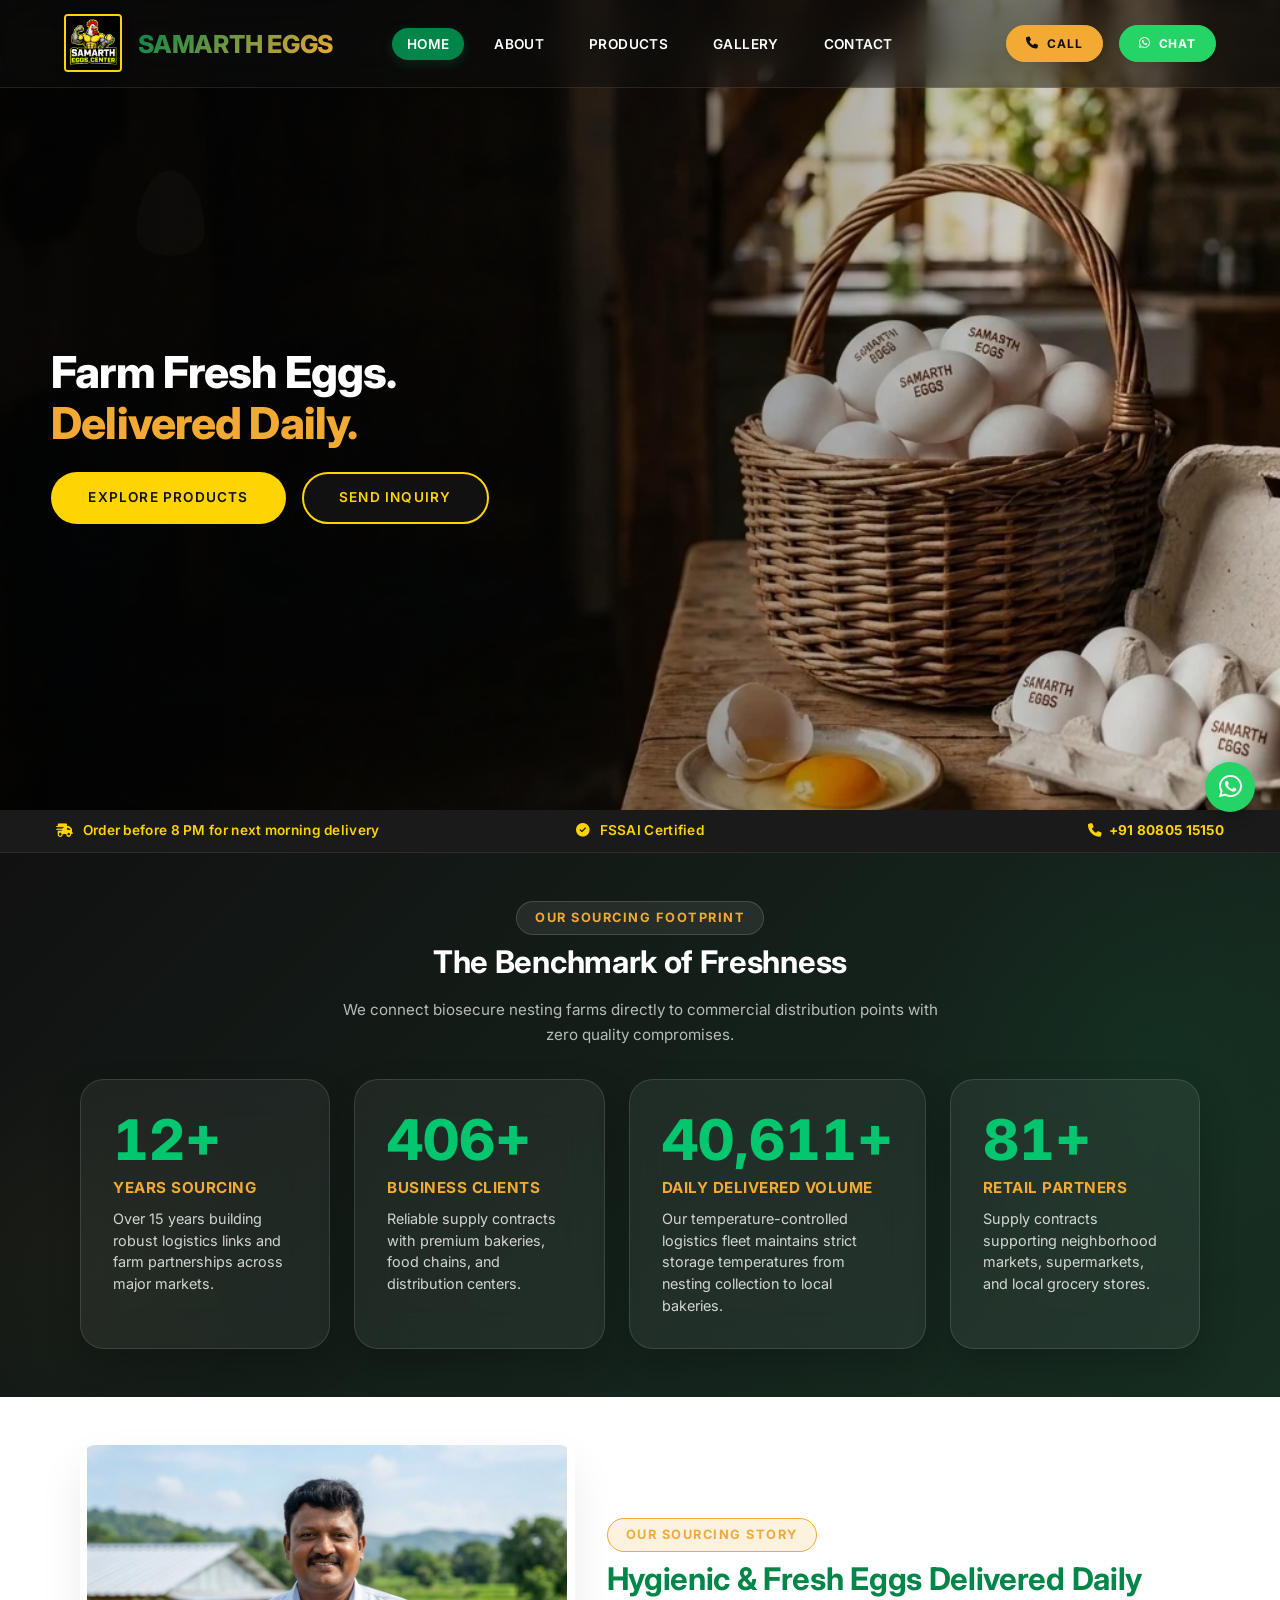
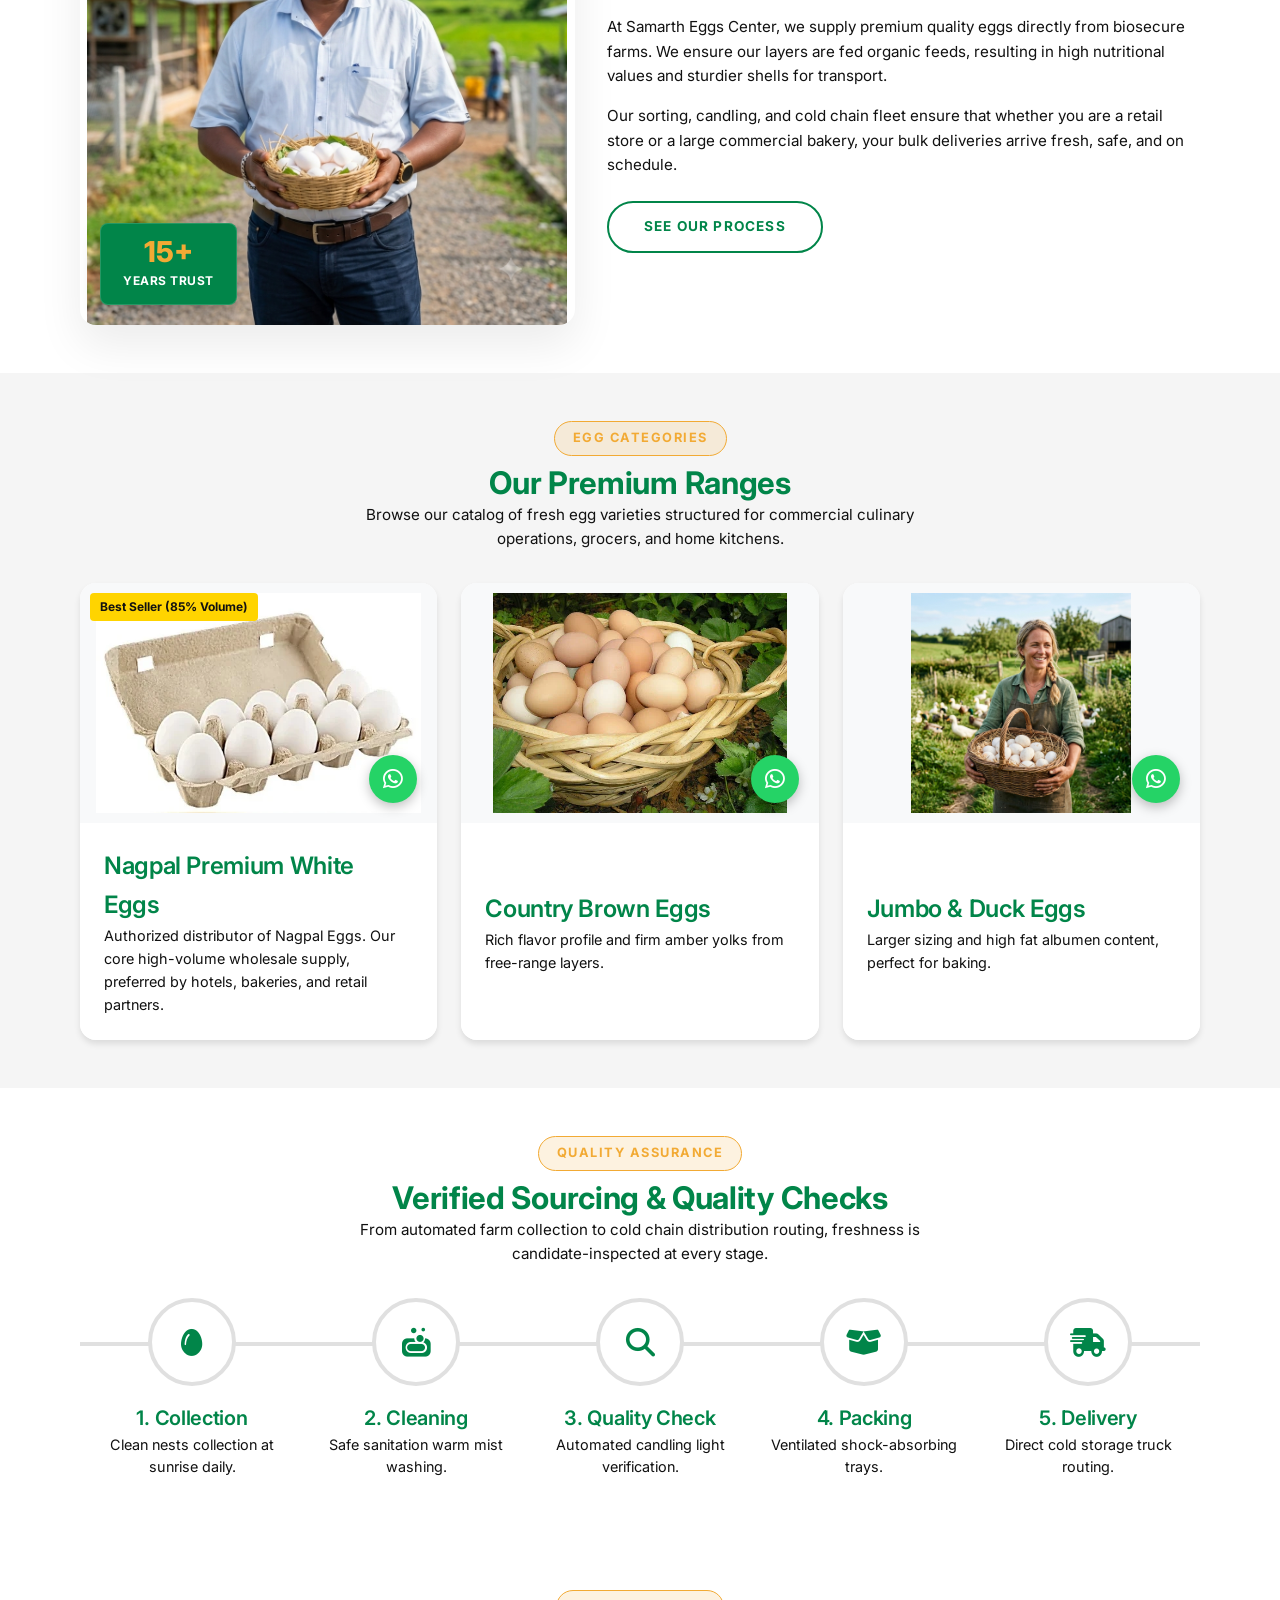
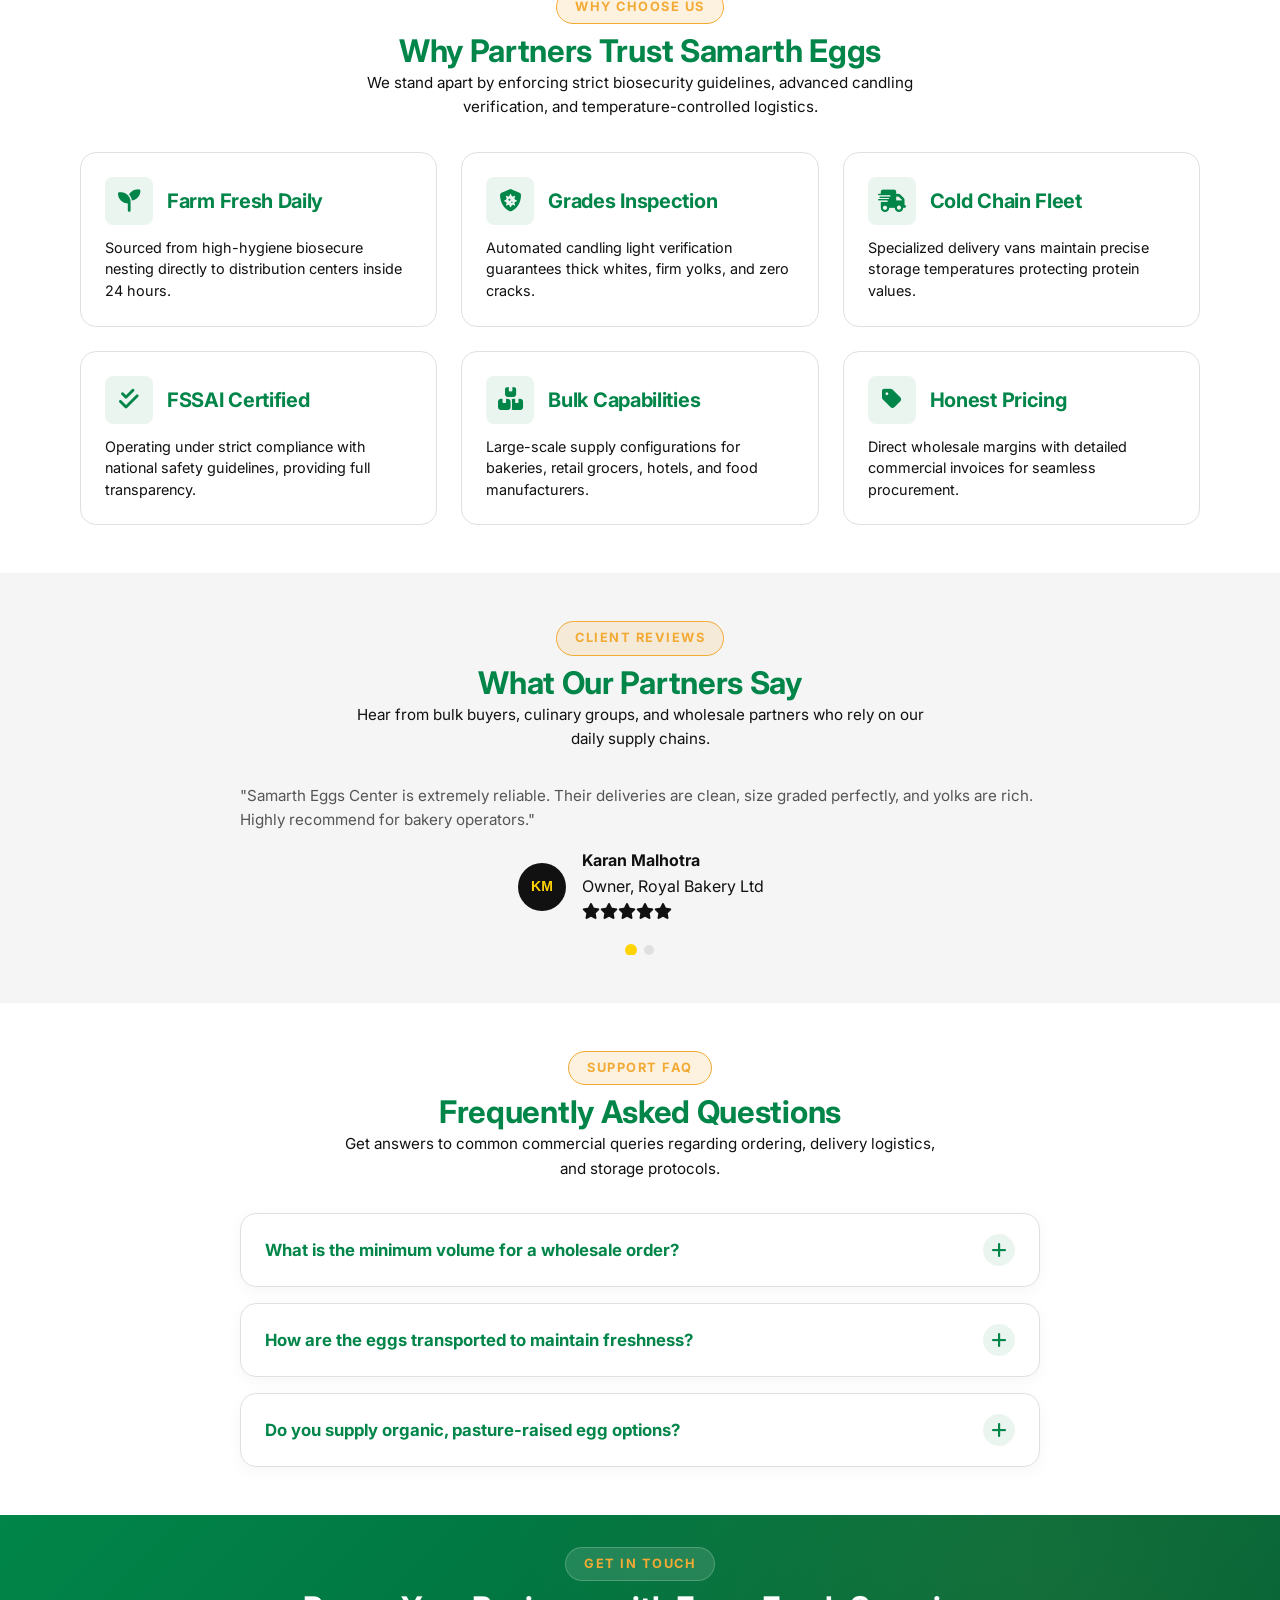
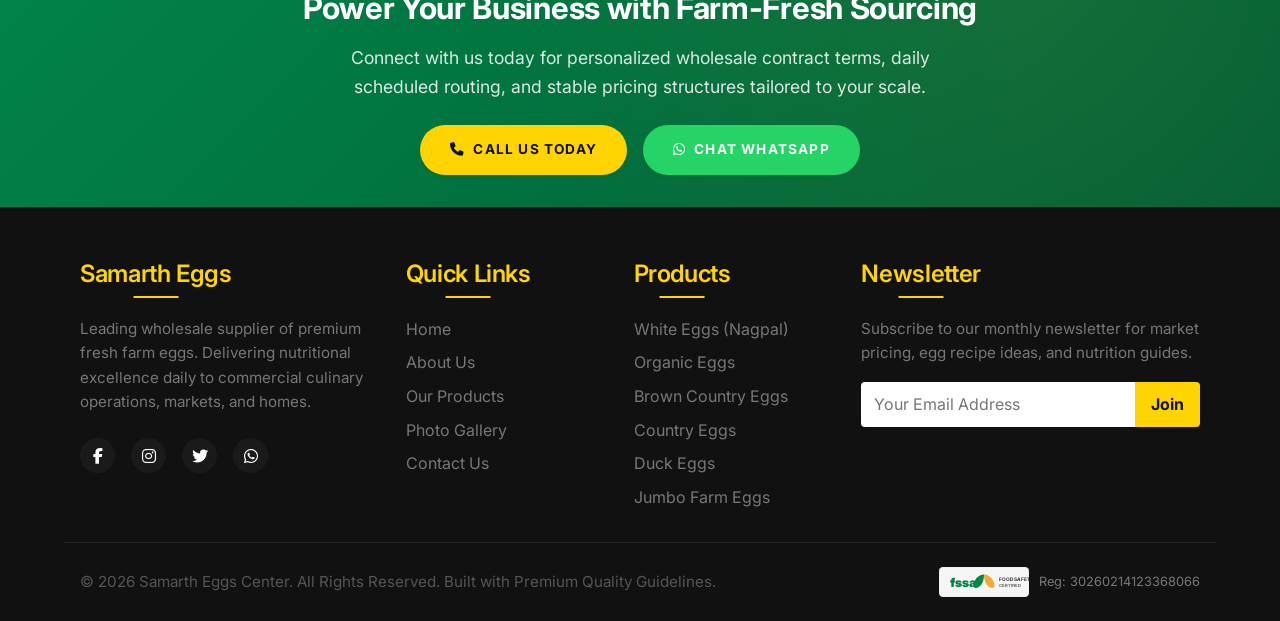
<file: index.html>
<!DOCTYPE html>
<html lang="en">

<head>
  <meta charset="UTF-8">
  <meta name="viewport" content="width=device-width, initial-scale=1.0">
  <title>Samarth Eggs Center | Fresh Eggs Wholesale &amp; Retail Supplier in Mumbai</title>
  <meta name="description" content="Samarth Eggs Center is a trusted wholesale and retail egg supplier in Mumbai. Fresh farm eggs, brown eggs, country eggs, daily delivery for hotels, bakeries, restaurants and homes.">
  <meta name="robots" content="index, follow, max-image-preview:large">
  <meta name="author" content="Anti Gravity">
  <meta name="theme-color" content="#f4b400">

  <!-- Resource Hints & Preconnects -->
  <link rel="preconnect" href="https://fonts.googleapis.com">
  <link rel="preconnect" href="https://fonts.gstatic.com" crossorigin>
  <link rel="preconnect" href="https://cdnjs.cloudflare.com" crossorigin>

  <!-- High-Priority Image Preload for LCP Hero -->
  <link rel="preload" href="assets/images/hero/hero-banner.webp" as="image" fetchpriority="high">
  <link rel="preload" href="https://fonts.googleapis.com/css2?family=Inter:wght@400;500;600;700;800&display=swap" as="style">

  <!-- Canonical & Social Metas -->
  <link rel="canonical" href="https://samartheggscenter.com/">
  <meta property="og:locale" content="en_US">
  <meta property="og:site_name" content="Samarth Eggs Center">
  <meta property="og:title" content="Samarth Eggs Center | Fresh Eggs Wholesale &amp; Retail Supplier in Mumbai">
  <meta property="og:description" content="Samarth Eggs Center is a trusted wholesale and retail egg supplier in Mumbai. Fresh farm eggs, brown eggs, country eggs, daily delivery for hotels, bakeries, restaurants and homes.">
  <meta property="og:type" content="website">
  <meta property="og:url" content="https://samartheggscenter.com/index.html">
  <meta property="og:image" content="https://samartheggscenter.com/assets/images/logo/logo.webp">
  <meta name="twitter:card" content="summary_large_image">
  <meta name="twitter:title" content="Samarth Eggs Center - Fresh Egg Supplier in Mumbai">
  <meta name="twitter:description" content="Fresh Farm Eggs Delivered Across Mumbai. Wholesale &amp; Retail Egg Supply.">
  <meta name="twitter:image" content="https://samartheggscenter.com/assets/images/logo/logo.webp">

  <!-- Favicon Set & Web App Manifest -->
  <link rel="manifest" href="manifest.json">
  <link rel="icon" type="image/webp" sizes="32x32" href="assets/images/logo/logo.webp">
  <link rel="apple-touch-icon" href="assets/images/logo/logo.webp">

  <!-- Fonts & Icons CSS -->
  <link rel="stylesheet" href="https://fonts.googleapis.com/css2?family=Inter:wght@400;500;600;700;800&display=swap">
  <link rel="stylesheet" href="https://cdnjs.cloudflare.com/ajax/libs/font-awesome/6.4.0/css/all.min.css">
  <link rel="stylesheet" href="assets/css/style.css">
  <link rel="stylesheet" href="assets/css/responsive.css">

  <!-- WebSite, Organization, LocalBusiness & FAQPage JSON-LD Schema -->
  <script type="application/ld+json">
  [
    {
      "@context": "https://schema.org",
      "@type": "WebSite",
      "name": "Samarth Eggs Center",
      "url": "https://samartheggscenter.com",
      "potentialAction": {
        "@type": "SearchAction",
        "target": "https://samartheggscenter.com/products.html?q={search_term_string}",
        "query-input": "required name=search_term_string"
      }
    },
    {
      "@context": "https://schema.org",
      "@type": "Organization",
      "name": "Samarth Eggs Center",
      "url": "https://samartheggscenter.com",
      "logo": "https://samartheggscenter.com/assets/images/logo/logo.webp",
      "telephone": "+918080515150",
      "email": "info@samartheggscenter.com",
      "address": {
        "@type": "PostalAddress",
        "streetAddress": "Ganesh Narayan Omkarmal Chawal No 99, Room No 05, Opp. Sunder Tower Building, T.J.Road, Sewri West",
        "addressLocality": "Mumbai",
        "addressRegion": "Maharashtra",
        "postalCode": "400015",
        "addressCountry": "IN"
      },
      "sameAs": [
        "https://wa.me/917738515150"
      ]
    },
    {
      "@context": "https://schema.org",
      "@type": "LocalBusiness",
      "name": "Samarth Eggs Center",
      "image": "https://samartheggscenter.com/assets/images/logo/logo.webp",
      "@id": "https://samartheggscenter.com/#organization",
      "url": "https://samartheggscenter.com",
      "telephone": "+918080515150",
      "priceRange": "$$",
      "address": {
        "@type": "PostalAddress",
        "streetAddress": "Ganesh Narayan Omkarmal Chawal No 99, Room No 05, Opp. Sunder Tower Building, T.J.Road, Sewri West",
        "addressLocality": "Mumbai",
        "addressRegion": "Maharashtra",
        "postalCode": "400015",
        "addressCountry": "IN"
      },
      "geo": {
        "@type": "GeoCoordinates",
        "latitude": 18.994289,
        "longitude": 72.850510
      },
      "openingHoursSpecification": {
        "@type": "OpeningHoursSpecification",
        "dayOfWeek": ["Monday", "Tuesday", "Wednesday", "Thursday", "Friday", "Saturday", "Sunday"],
        "opens": "06:00",
        "closes": "21:00"
      }
    },
    {
      "@context": "https://schema.org",
      "@type": "FAQPage",
      "mainEntity": [
        {
          "@type": "Question",
          "name": "What is the minimum volume for a wholesale order?",
          "acceptedAnswer": {
            "@type": "Answer",
            "text": "Our minimum wholesale order starts at 5 trays (150 eggs) for local deliveries. For commercial contracts, custom parameters can be set."
          }
        },
        {
          "@type": "Question",
          "name": "How are the eggs transported to maintain freshness?",
          "acceptedAnswer": {
            "@type": "Answer",
            "text": "We use dedicated temperature-controlled vans. This ensures minimal temperature fluctuations, keeping shell integrity and protein yolk structure intact during travel."
          }
        },
        {
          "@type": "Question",
          "name": "Do you supply organic, pasture-raised egg options?",
          "acceptedAnswer": {
            "@type": "Answer",
            "text": "Yes. We offer fully certified Organic Free-Range Eggs laid by hens fed exclusively organic feed with free outdoor access."
          }
        }
      ]
    }
  ]
  </script>
</head>

<body class="has-hero-overlay">

  <!-- Preloader -->
  <div id="preloader">
    <div class="loader"></div>
  </div>

  <!-- Scroll Progress Indicator -->
  <div id="scroll-progress"></div>
  <!-- Header & Sticky Navbar -->
  <header class="scrolled">
    <div class="container navbar">
      <a href="index.html" class="logo" style="display: flex; align-items: center; gap: var(--spacing-sm);">
        <img src="assets/images/logo/logo.webp" alt="Samarth Eggs Mascot Logo"
          style="border-radius: var(--radius-sm); border: 2px solid var(--primary);">
        <span class="logo-text">SAMARTH EGGS</span>
      </a>

      <button class="mobile-menu-toggle" aria-label="Toggle Navigation" aria-expanded="false" aria-controls="nav-links">
        <span></span>
        <span></span>
        <span></span>
        <span></span>
      </button>

      <ul class="nav-links" id="nav-links">
        <li><a href="index.html" class="active">Home</a></li>
        <li><a href="about.html">About</a></li>
        <li><a href="products.html">Products</a></li>
        <li><a href="gallery.html">Gallery</a></li>
        <li><a href="contact.html">Contact</a></li>
        <li class="mobile-only-action" style="margin-top: var(--spacing-md);"><a href="tel:+918080515150"
            class="btn btn-primary"><i class="fas fa-phone"></i> Call Us</a></li>
        <li class="mobile-only-action" style="margin-top: var(--spacing-xs);"><a href="#"
            class="btn btn-secondary whatsapp-chat-trigger"><i class="fab fa-whatsapp"></i> Chat WhatsApp</a></li>
      </ul>

      <div class="nav-actions">
        <a href="tel:+918080515150" class="btn btn-primary" style="padding: 0.5rem 1.2rem; font-size: 0.75rem;"><i
            class="fas fa-phone"></i> Call</a>
        <a href="#" class="btn btn-secondary whatsapp-chat-trigger"
          style="padding: 0.5rem 1.2rem; font-size: 0.75rem;"><i class="fab fa-whatsapp"></i> Chat</a>
      </div>
    </div>
  </header>


  <!-- Hero Section -->
  <section class="hero">
    <div class="hero-overlay"></div>
    <div class="hero-floating-eggs">
      <svg class="floating-egg floating-egg-1" viewBox="0 0 100 120" fill="none" xmlns="http://www.w3.org/2000/svg">
        <path d="M50 10C25 10 10 50 10 80C10 100 25 110 50 110C75 110 90 100 90 80C90 50 75 10 50 10Z"
          fill="url(#eggGradient)" opacity="0.6" />
        <defs>
          <radialGradient id="eggGradient" cx="40%" cy="40%" r="60%">
            <stop offset="0%" stop-color="#FFFFFF" />
            <stop offset="70%" stop-color="#FFFDF0" />
            <stop offset="100%" stop-color="#FFEBB3" />
          </radialGradient>
        </defs>
      </svg>
      <svg class="floating-egg floating-egg-2" viewBox="0 0 100 120" fill="none" xmlns="http://www.w3.org/2000/svg">
        <path d="M50 10C25 10 10 50 10 80C10 100 25 110 50 110C75 110 90 100 90 80C90 50 75 10 50 10Z"
          fill="url(#eggGradient2)" opacity="0.5" />
        <defs>
          <radialGradient id="eggGradient2" cx="45%" cy="45%" r="55%">
            <stop offset="0%" stop-color="#FFFFFF" />
            <stop offset="85%" stop-color="#FFFDF0" />
            <stop offset="100%" stop-color="#FFE18A" />
          </radialGradient>
        </defs>
      </svg>
    </div>

    <div class="container hero-content">
      <!-- Minimal Headline -->
      <h1 class="hero-headline animate-fade-up">Farm Fresh Eggs.<br><span style="color: var(--nagpal-yellow);">Delivered
          Daily.</span></h1>

      <!-- Minimal CTAs -->
      <div class="hero-btns animate-fade-up delay-100" style="margin-top: var(--spacing-md);">
        <a href="products.html" class="btn btn-primary pulse-btn">Explore Products</a>
        <a href="contact.html" class="btn btn-secondary">Send Inquiry</a>
      </div>
    </div>

    <!-- Delivery Truck Animation Wrapper -->
    <div class="truck-illustration-wrapper">
      <i class="fas fa-truck" style="font-size: 3rem; color: var(--nagpal-yellow);"></i>
    </div>
  </section>
  <!-- Top Alert Bar -->
  <div class="top-bar">
    <div class="container top-bar-content">
      <div class="top-bar-left">
        <span><i class="fas fa-shipping-fast"></i> Order before 8 PM for next morning delivery</span>
      </div>
      <div class="top-bar-center">
        <span><i class="fas fa-check-circle"></i> FSSAI Certified</span>
      </div>
      <div class="top-bar-right">
        <a href="tel:+918080515150"><i class="fas fa-phone"></i> +91 80805 15150</a>
      </div>
    </div>
  </div>

  <!-- Frosted Glass Sourcing Impact Section -->
  <section class="section glass-stats-section" style="padding: var(--spacing-xxl) 0;">
    <!-- Organic blur background gradient blob details -->
    <div
      style="position: absolute; top: -10%; right: -10%; width: 500px; height: 500px; background: radial-gradient(circle, rgba(2, 199, 111, 0.05) 0%, transparent 70%); pointer-events: none;">
    </div>
    <div
      style="position: absolute; bottom: -10%; left: -10%; width: 400px; height: 400px; background: radial-gradient(circle, rgba(242, 170, 52, 0.03) 0%, transparent 70%); pointer-events: none;">
    </div>

    <div class="container">
      <div class="text-center" style="margin-bottom: var(--spacing-xl);">
        <span class="hero-eyebrow"
          style="background: rgba(255, 255, 255, 0.08); border-color: rgba(255, 255, 255, 0.15); color: var(--nagpal-yellow); margin-bottom: var(--spacing-xs);">Our
          Sourcing Footprint</span>
        <h2
          style="color: var(--white); font-family: var(--font-headings); font-weight: 700; letter-spacing: -0.01em; margin-bottom: var(--spacing-sm);">
          The Benchmark of Freshness</h2>
        <p style="max-width: 600px; margin-inline: auto; color: rgba(255, 255, 255, 0.7);">We connect biosecure nesting
          farms directly to commercial distribution points with zero quality compromises.</p>
      </div>

      <div class="grid-4 reveal-item">
        <!-- Glass Card 1 -->
        <div class="glass-stat-card">
          <span class="glass-stat-card__number" data-target="15" data-suffix="+">15+</span>
          <span class="glass-stat-card__title">Years Sourcing</span>
          <p class="glass-stat-card__desc">Over 15 years building robust logistics links and farm partnerships across
            major markets.</p>
        </div>

        <!-- Glass Card 2 -->
        <div class="glass-stat-card">
          <span class="glass-stat-card__number" data-target="500" data-suffix="+">500+</span>
          <span class="glass-stat-card__title">Business Clients</span>
          <p class="glass-stat-card__desc">Reliable supply contracts with premium bakeries, food chains, and
            distribution centers.</p>
        </div>

        <!-- Glass Card 3 -->
        <div class="glass-stat-card">
          <span class="glass-stat-card__number" data-target="50000" data-suffix="+">50,000+</span>
          <span class="glass-stat-card__title">Daily Delivered Volume</span>
          <p class="glass-stat-card__desc">Our temperature-controlled logistics fleet maintains strict storage
            temperatures from nesting collection to local bakeries.</p>
        </div>

        <!-- Glass Card 4 -->
        <div class="glass-stat-card">
          <span class="glass-stat-card__number" data-target="100" data-suffix="+">100+</span>
          <span class="glass-stat-card__title">Retail Partners</span>
          <p class="glass-stat-card__desc">Supply contracts supporting neighborhood markets, supermarkets, and local
            grocery stores.</p>
        </div>
      </div>
    </div>
  </section>



  <!-- About Summary -->
  <section class="section" style="padding: var(--spacing-xxl) 0;">
    <div class="container about-summary reveal-item">
      <div class="about-image">
        <img src="assets/images/about/about-story.webp" alt="Poultry farm fresh eggs sourcing yard" loading="lazy">
        <div class="about-badge">
          <span class="badge-num">15+</span>
          <span class="badge-text">Years Trust</span>
        </div>
      </div>
      <div style="display: flex; flex-direction: column; justify-content: center;">
        <span class="hero-eyebrow" style="align-self: flex-start; margin-bottom: var(--spacing-xs);">Our Sourcing
          Story</span>
        <h2
          style="color: var(--nagpal-green); font-family: var(--font-headings); font-weight: 700; letter-spacing: -0.01em; line-height: 1.25; margin-bottom: var(--spacing-sm);">
          Hygienic &amp; Fresh Eggs Delivered Daily</h2>
        <p style="color: var(--text-muted); margin-bottom: var(--spacing-sm); line-height: 1.6;">At Samarth Eggs Center,
          we supply premium quality eggs directly from biosecure farms. We ensure our layers are fed organic feeds,
          resulting in high nutritional values and sturdier shells for transport.</p>
        <p style="color: var(--text-muted); margin-bottom: var(--spacing-md); line-height: 1.6;">Our sorting, candling,
          and cold chain fleet ensure that whether you are a retail store or a large commercial bakery, your bulk
          deliveries arrive fresh, safe, and on schedule.</p>
        <a href="about.html" class="btn btn-outline"
          style="width: fit-content; border: 2px solid var(--nagpal-green); color: var(--nagpal-green); font-weight: 700;">See
          Our Process</a>
      </div>
    </div>
  </section>

  <!-- Core Categories Grid -->
  <section class="section" style="background-color: var(--gray-light); padding: var(--spacing-xxl) 0;">
    <div class="container">
      <div class="text-center" style="margin-bottom: var(--spacing-xl);">
        <span class="hero-eyebrow" style="margin-bottom: var(--spacing-xs);">Egg Categories</span>
        <h2
          style="color: var(--nagpal-green); font-family: var(--font-headings); font-weight: 700; letter-spacing: -0.01em;">
          Our Premium Ranges</h2>
        <p style="max-width: 600px; margin-inline: auto; color: var(--text-muted);">Browse our catalog of fresh egg
          varieties structured for commercial culinary operations, grocers, and home kitchens.</p>
      </div>

      <div class="grid-3 reveal-item">
        <!-- Category Card 1 -->
        <div class="category-card card">
          <div class="image-zoom-container" style="height: 240px; position: relative; background: #f8f9fa; display: flex; align-items: center; justify-content: center; padding: 10px;">
            <img src="assets/images/products/white-eggs.webp" alt="Nagpal Premium White Eggs" loading="lazy"
              style="max-width:100%; max-height:100%; width:auto; height:auto; object-fit:contain;">
            <a href="https://wa.me/917738515150?text=Hello%20Samarth%20Eggs%2C%20I%20am%20interested%20in%20your%20Nagpal%20Premium%20White%20Eggs."
              target="_blank" class="whatsapp-card-float" title="Enquire on WhatsApp">
              <i class="fab fa-whatsapp"></i>
            </a>
            <span
              style="position: absolute; top: 10px; left: 10px; background: var(--primary); color: var(--dark); padding: 4px 10px; font-size: 0.75rem; font-weight: 700; border-radius: var(--radius-sm); z-index: 10;">Best
              Seller (85% Volume)</span>
          </div>
          <div class="category-card__body"
            style="padding: var(--spacing-md); background: var(--white); position: relative; z-index: 2; flex-grow: 1; display: flex; flex-direction: column; justify-content: center;">
            <h3
              style="color: var(--nagpal-green); font-family: var(--font-headings); font-size: 1.5rem; margin-bottom: var(--spacing-2xs);">
              Nagpal Premium White Eggs</h3>
            <p style="font-size: 0.9rem; color: var(--text-muted); margin-bottom: 0;">Authorized distributor of Nagpal
              Eggs. Our core high-volume wholesale supply, preferred by hotels, bakeries, and retail partners.</p>
          </div>
        </div>

        <!-- Category Card 2 -->
        <div class="category-card card">
          <div class="image-zoom-container" style="height: 240px; position: relative; background: #f8f9fa; display: flex; align-items: center; justify-content: center; padding: 10px;">
            <img src="assets/images/products/country-eggs.webp" alt="Country Brown Eggs" loading="lazy"
              style="max-width:100%; max-height:100%; width:auto; height:auto; object-fit:contain;">
            <a href="https://wa.me/917738515150?text=Hello%20Samarth%20Eggs%2C%20I%20am%20interested%20in%20your%20Country%20Brown%20Eggs."
              target="_blank" class="whatsapp-card-float" title="Enquire on WhatsApp">
              <i class="fab fa-whatsapp"></i>
            </a>
          </div>
          <div class="category-card__body"
            style="padding: var(--spacing-md); background: var(--white); position: relative; z-index: 2; flex-grow: 1; display: flex; flex-direction: column; justify-content: center;">
            <h3
              style="color: var(--nagpal-green); font-family: var(--font-headings); font-size: 1.5rem; margin-bottom: var(--spacing-2xs);">
              Country Brown Eggs</h3>
            <p style="font-size: 0.9rem; color: var(--text-muted); margin-bottom: 0;">Rich flavor profile and firm amber
              yolks from free-range layers.</p>
          </div>
        </div>

        <!-- Category Card 3 -->
        <div class="category-card card">
          <div class="image-zoom-container" style="height: 240px; position: relative; background: #f8f9fa; display: flex; align-items: center; justify-content: center; padding: 10px;">
            <img src="assets/images/products/duck-eggs.webp" alt="Jumbo and Duck Eggs" loading="lazy"
              style="max-width:100%; max-height:100%; width:auto; height:auto; object-fit:contain;">
            <a href="https://wa.me/917738515150?text=Hello%20Samarth%20Eggs%2C%20I%20am%20interested%20in%20your%20Jumbo%20and%20Duck%20Eggs."
              target="_blank" class="whatsapp-card-float" title="Enquire on WhatsApp">
              <i class="fab fa-whatsapp"></i>
            </a>
          </div>
          <div class="category-card__body"
            style="padding: var(--spacing-md); background: var(--white); position: relative; z-index: 2; flex-grow: 1; display: flex; flex-direction: column; justify-content: center;">
            <h3
              style="color: var(--nagpal-green); font-family: var(--font-headings); font-size: 1.5rem; margin-bottom: var(--spacing-2xs);">
              Jumbo &amp; Duck Eggs</h3>
            <p style="font-size: 0.9rem; color: var(--text-muted); margin-bottom: 0;">Larger sizing and high fat albumen
              content, perfect for baking.</p>
          </div>
        </div>
      </div>
    </div>
  </section>

  <!-- Quality Timeline Section -->
  <section class="section" style="padding: var(--spacing-xxl) 0;">
    <div class="container">
      <div class="text-center" style="margin-bottom: var(--spacing-xl);">
        <span class="hero-eyebrow" style="margin-bottom: var(--spacing-xs);">Quality Assurance</span>
        <h2
          style="color: var(--nagpal-green); font-family: var(--font-headings); font-weight: 700; letter-spacing: -0.01em;">
          Verified Sourcing &amp; Quality Checks</h2>
        <p style="max-width: 600px; margin-inline: auto; color: var(--text-muted);">From automated farm collection to
          cold chain distribution routing, freshness is candidate-inspected at every stage.</p>
      </div>
      <div class="timeline reveal-item">
        <div class="timeline-step">
          <div class="timeline-icon"><i class="fas fa-egg"></i></div>
          <div class="timeline-content">
            <h3>1. Collection</h3>
            <p>Clean nests collection at sunrise daily.</p>
          </div>
        </div>
        <div class="timeline-step">
          <div class="timeline-icon"><i class="fas fa-soap"></i></div>
          <div class="timeline-content">
            <h3>2. Cleaning</h3>
            <p>Safe sanitation warm mist washing.</p>
          </div>
        </div>
        <div class="timeline-step">
          <div class="timeline-icon"><i class="fas fa-search"></i></div>
          <div class="timeline-content">
            <h3>3. Quality Check</h3>
            <p>Automated candling light verification.</p>
          </div>
        </div>
        <div class="timeline-step">
          <div class="timeline-icon"><i class="fas fa-box-open"></i></div>
          <div class="timeline-content">
            <h3>4. Packing</h3>
            <p>Ventilated shock-absorbing trays.</p>
          </div>
        </div>
        <div class="timeline-step">
          <div class="timeline-icon"><i class="fas fa-shipping-fast"></i></div>
          <div class="timeline-content">
            <h3>5. Delivery</h3>
            <p>Direct cold storage truck routing.</p>
          </div>
        </div>
      </div>
    </div>
  </section>

  <!-- Why Choose Us Section -->
  <section class="section" style="padding: var(--spacing-xxl) 0;">
    <div class="container">
      <div class="text-center" style="margin-bottom: var(--spacing-xl);">
        <span class="hero-eyebrow" style="margin-bottom: var(--spacing-xs);">Why Choose Us</span>
        <h2
          style="color: var(--nagpal-green); font-family: var(--font-headings); font-weight: 700; letter-spacing: -0.01em;">
          Why Partners Trust Samarth Eggs</h2>
        <p style="max-width: 600px; margin-inline: auto; color: var(--text-muted);">We stand apart by enforcing strict
          biosecurity guidelines, advanced candling verification, and temperature-controlled logistics.</p>
      </div>

      <div class="grid-3 reveal-item">
        <!-- Feature Card 1 -->
        <div class="feature-card">
          <div class="feature-card__header">
            <div class="feature-card__icon"><i class="fas fa-seedling"></i></div>
            <h3>Farm Fresh Daily</h3>
          </div>
          <p>Sourced from high-hygiene biosecure nesting directly to distribution centers inside 24 hours.</p>
        </div>

        <!-- Feature Card 2 -->
        <div class="feature-card">
          <div class="feature-card__header">
            <div class="feature-card__icon"><i class="fas fa-shield-virus"></i></div>
            <h3>Grades Inspection</h3>
          </div>
          <p>Automated candling light verification guarantees thick whites, firm yolks, and zero cracks.</p>
        </div>

        <!-- Feature Card 3 -->
        <div class="feature-card">
          <div class="feature-card__header">
            <div class="feature-card__icon"><i class="fas fa-shipping-fast"></i></div>
            <h3>Cold Chain Fleet</h3>
          </div>
          <p>Specialized delivery vans maintain precise storage temperatures protecting protein values.</p>
        </div>

        <!-- Feature Card 4 -->
        <div class="feature-card">
          <div class="feature-card__header">
            <div class="feature-card__icon"><i class="fas fa-check-double"></i></div>
            <h3>FSSAI Certified</h3>
          </div>
          <p>Operating under strict compliance with national safety guidelines, providing full transparency.</p>
        </div>

        <!-- Feature Card 5 -->
        <div class="feature-card">
          <div class="feature-card__header">
            <div class="feature-card__icon"><i class="fas fa-boxes"></i></div>
            <h3>Bulk Capabilities</h3>
          </div>
          <p>Large-scale supply configurations for bakeries, retail grocers, hotels, and food manufacturers.</p>
        </div>

        <!-- Feature Card 6 -->
        <div class="feature-card">
          <div class="feature-card__header">
            <div class="feature-card__icon"><i class="fas fa-tag"></i></div>
            <h3>Honest Pricing</h3>
          </div>
          <p>Direct wholesale margins with detailed commercial invoices for seamless procurement.</p>
        </div>
      </div>
    </div>
  </section>

  <!-- Testimonials Auto Slider -->
  <section class="section-padding" style="background-color: var(--gray-light);">
    <div class="container">
      <div class="text-center" style="margin-bottom: var(--spacing-xl);">
        <span class="hero-eyebrow" style="margin-bottom: var(--spacing-xs);">Client Reviews</span>
        <h2
          style="color: var(--nagpal-green); font-family: var(--font-headings); font-weight: 700; letter-spacing: -0.01em;">
          What Our Partners Say</h2>
        <p style="max-width: 600px; margin-inline: auto; color: var(--text-muted);">Hear from bulk buyers, culinary
          groups, and wholesale partners who rely on our daily supply chains.</p>
      </div>

      <!-- Custom testimonals slider -->
      <div class="custom-slider reveal-item">
        <div class="custom-slides-wrapper">
          <div class="custom-slide">
            <div class="testimonial-card">
              <p class="testimonial-quote">"Samarth Eggs Center is extremely reliable. Their deliveries are clean, size
                graded perfectly, and yolks are rich. Highly recommend for bakery operators."</p>
              <div class="testimonial-author"
                style="display: flex; align-items: center; justify-content: center; gap: 15px;">
                <img src="assets/images/testimonials/karan.svg" alt="Karan Malhotra" loading="lazy"
                  style="width: 50px; height: 50px; border-radius: 50%; object-fit: cover;">
                <div class="author-info" style="text-align: left;">
                  <h4>Karan Malhotra</h4>
                  <span>Owner, Royal Bakery Ltd</span>
                  <div class="rating-stars">
                    <i class="fas fa-star"></i><i class="fas fa-star"></i><i class="fas fa-star"></i><i
                      class="fas fa-star"></i><i class="fas fa-star"></i>
                  </div>
                </div>
              </div>
            </div>
          </div>
          <div class="custom-slide">
            <div class="testimonial-card">
              <p class="testimonial-quote">"Our hotel chain enforces strict quality guidelines. Samarth Eggs meets our
                requirements on hygiene and packaging consistency every time."</p>
              <div class="testimonial-author"
                style="display: flex; align-items: center; justify-content: center; gap: 15px;">
                <img src="assets/images/testimonials/ananya.svg" alt="Ananya Roy" loading="lazy"
                  style="width: 50px; height: 50px; border-radius: 50%; object-fit: cover;">
                <div class="author-info" style="text-align: left;">
                  <h4>Ananya Roy</h4>
                  <span>Purchase Director, Grande Plaza Hotel</span>
                  <div class="rating-stars">
                    <i class="fas fa-star"></i><i class="fas fa-star"></i><i class="fas fa-star"></i><i
                      class="fas fa-star"></i><i class="fas fa-star"></i>
                  </div>
                </div>
              </div>
            </div>
          </div>
        </div>
        <div class="slider-dots"></div>
      </div>
    </div>
  </section>

  <!-- FAQ Section -->
  <section class="section-padding">
    <div class="container">
      <div class="text-center" style="margin-bottom: var(--spacing-xl);">
        <span class="hero-eyebrow" style="margin-bottom: var(--spacing-xs);">Support FAQ</span>
        <h2
          style="color: var(--nagpal-green); font-family: var(--font-headings); font-weight: 700; letter-spacing: -0.01em;">
          Frequently Asked Questions</h2>
        <p style="max-width: 600px; margin-inline: auto; color: var(--text-muted);">Get answers to common commercial
          queries regarding ordering, delivery logistics, and storage protocols.</p>
      </div>
      <div class="faq-container reveal-item">
        <div class="faq-item">
          <button class="faq-question">What is the minimum volume for a wholesale order? <i
              class="fas fa-plus faq-icon"></i></button>
          <div class="faq-answer">
            <p>Our minimum wholesale order starts at 5 trays (150 eggs) for local deliveries. For commercial contracts
              spanning multiple locations, custom parameters can be set.</p>
          </div>
        </div>
        <div class="faq-item">
          <button class="faq-question">How are the eggs transported to maintain freshness? <i
              class="fas fa-plus faq-icon"></i></button>
          <div class="faq-answer">
            <p>We use dedicated temperature-controlled vans. This ensures minimal temperature fluctuations, keeping the
              shell integrity and protein yolk structure intact during travel.</p>
          </div>
        </div>
        <div class="faq-item">
          <button class="faq-question">Do you supply organic, pasture-raised egg options? <i
              class="fas fa-plus faq-icon"></i></button>
          <div class="faq-answer">
            <p>Yes. We offer fully certified Organic Free-Range Eggs laid by hens fed exclusively organic feed with free
              access to outdoors.</p>
          </div>
        </div>
      </div>
    </div>
  </section>

  <!-- Final CTA Banner Section -->
  <section class="section"
    style="background: linear-gradient(135deg, var(--nagpal-green) 0%, #015e34 100%); color: var(--white); padding: var(--spacing-xl) 0; text-align: center; position: relative; overflow: hidden;">
    <!-- Simple light pattern details -->
    <div
      style="position: absolute; top:0; left:0; width:100%; height:100%; background: radial-gradient(circle at 80% 20%, rgba(242, 170, 52, 0.08) 0%, transparent 50%); pointer-events:none;">
    </div>
    <div class="container" style="position: relative; z-index: 2; max-width: 800px; margin-inline: auto;">
      <span class="hero-eyebrow"
        style="background: rgba(255, 255, 255, 0.12); border-color: rgba(255, 255, 255, 0.2); color: var(--nagpal-yellow); margin-bottom: var(--spacing-xs);">Get
        in Touch</span>
      <h2
        style="font-family: var(--font-headings); font-weight: 700; line-height: 1.25; letter-spacing: -0.01em; margin-bottom: var(--spacing-sm); color: var(--white);">
        Power Your Business with Farm-Fresh Sourcing</h2>
      <p
        style="color: rgba(255, 255, 255, 0.85); font-size: 1.1rem; line-height: 1.6; margin-bottom: var(--spacing-md); max-width: 620px; margin-inline: auto;">
        Connect with us today for personalized wholesale contract terms, daily scheduled routing, and stable pricing
        structures tailored to your scale.</p>
      <div style="display: flex; justify-content: center; gap: var(--spacing-sm); flex-wrap: wrap;">
        <a href="tel:+918080515150" class="btn btn-primary"
          style="padding: 12px 28px; font-weight: 700; text-transform: uppercase; font-size: 0.85rem; border-radius: var(--radius-full); box-shadow: var(--shadow-sm);"><i
            class="fas fa-phone"></i> Call Us Today</a>
        <a href="https://wa.me/917738515150?text=Hello%20Samarth%20Eggs%2C%20I%20am%20interested%20in%20setting%20up%20a%20wholesale%20egg%20supply%20contract."
          target="_blank" class="btn btn-secondary"
          style="padding: 12px 28px; font-weight: 700; text-transform: uppercase; font-size: 0.85rem; border-radius: var(--radius-full); background: var(--whatsapp-green); border-color: var(--whatsapp-green); color: var(--white); box-shadow: var(--shadow-sm);"><i
            class="fab fa-whatsapp"></i> Chat WhatsApp</a>
      </div>
    </div>
  </section>

  <!-- Footer -->
  <footer>
    <div class="container footer-grid">
      <div class="footer-col">
        <h3>Samarth Eggs</h3>
        <p style="color: var(--gray);">Leading wholesale supplier of premium fresh farm eggs. Delivering nutritional
          excellence daily to commercial culinary operations, markets, and homes.</p>
        <div class="footer-socials">
          <a href="#"><i class="fab fa-facebook-f"></i></a>
          <a href="#"><i class="fab fa-instagram"></i></a>
          <a href="#"><i class="fab fa-twitter"></i></a>
          <a href="#" class="whatsapp-chat-trigger"><i class="fab fa-whatsapp"></i></a>
        </div>
      </div>
      <div class="footer-col">
        <h3>Quick Links</h3>
        <ul class="footer-links">
          <li><a href="index.html">Home</a></li>
          <li><a href="about.html">About Us</a></li>
          <li><a href="products.html">Our Products</a></li>
          <li><a href="gallery.html">Photo Gallery</a></li>
          <li><a href="contact.html">Contact Us</a></li>
        </ul>
      </div>
      <div class="footer-col">
        <h3>Products</h3>
        <ul class="footer-links">
          <li><a href="products.html?filter=white">White Eggs (Nagpal)</a></li>
          <li><a href="products.html?filter=organic">Organic Eggs</a></li>
          <li><a href="products.html?filter=brown">Brown Country Eggs</a></li>
          <li><a href="products.html?filter=country">Country Eggs</a></li>
          <li><a href="products.html?filter=duck">Duck Eggs</a></li>
          <li><a href="products.html?filter=jumbo">Jumbo Farm Eggs</a></li>
        </ul>
      </div>
      <div class="footer-col">
        <h3>Newsletter</h3>
        <p style="color: var(--gray);">Subscribe to our monthly newsletter for market pricing, egg recipe ideas, and
          nutrition guides.</p>
        <form class="newsletter-form" action="#" method="POST"
          onsubmit="event.preventDefault(); alert('Subscribed successfully!'); this.reset();">
          <input type="email" placeholder="Your Email Address" required>
          <button type="submit">Join</button>
        </form>
      </div>
    </div>
    <div class="container footer-bottom"
      style="display: flex; justify-content: space-between; align-items: center; flex-wrap: wrap; gap: var(--spacing-sm);">
      <p style="margin: 0;">&copy; 2026 Samarth Eggs Center. All Rights Reserved. Built with Premium Quality Guidelines.
      </p>
      <div style="display: flex; align-items: center; gap: 10px;">
        <svg xmlns="http://www.w3.org/2000/svg" viewBox="0 0 300 100" width="90" height="30"
          style="vertical-align: middle;">
          <rect width="300" height="100" rx="15" fill="#f5f5f5" stroke="#e0e0e0" stroke-width="2" />
          <text x="35" y="65" font-family="'Inter', sans-serif" font-weight="900" font-size="42"
            fill="#018549">fssai</text>
          <path d="M150 25 C170 25, 185 45, 185 65 C185 67, 180 70, 178 70 C165 70, 150 55, 150 25 Z" fill="#f2aa34" />
          <path d="M150 25 C130 25, 115 45, 115 65 C115 67, 120 70, 122 70 C135 70, 150 55, 150 25 Z" fill="#018549" />
          <text x="200" y="45" font-family="'Inter', sans-serif" font-weight="700" font-size="16" fill="#333">FOOD
            SAFETY</text>
          <text x="200" y="65" font-family="'Inter', sans-serif" font-weight="700" font-size="14"
            fill="#666">CERTIFIED</text>
        </svg>
        <span style="font-size: 0.8rem; color: var(--gray);">Reg: 30260214123368066</span>
      </div>
    </div>
  </footer>

  <button id="back-to-top" aria-label="Back to Top"><i class="fas fa-chevron-up"></i></button>

  <!-- Floating WhatsApp Widget -->
  <a href="https://wa.me/917738515150?text=Hello%20Samarth%20Eggs%20Center%2C%20I%20would%20like%20to%20make%20an%20inquiry%20regarding%20farm-fresh%20eggs%20supply."
    class="whatsapp-float" target="_blank" aria-label="Chat on WhatsApp">
    <i class="fab fa-whatsapp"></i>
  </a>

  <!-- Deferred Scripts -->
  <script src="assets/js/main.js" defer></script>
  <script src="assets/js/navbar.js" defer></script>
  <script src="assets/js/counter.js" defer></script>
  <script src="assets/js/slider.js" defer></script>
  <script src="assets/js/lazyload.js" defer></script>
  <script src="assets/js/scroll.js" defer></script>
  <script src="assets/js/faq.js" defer></script>
  <script src="assets/js/contact.js" defer></script>
</body>

</html>
</file>
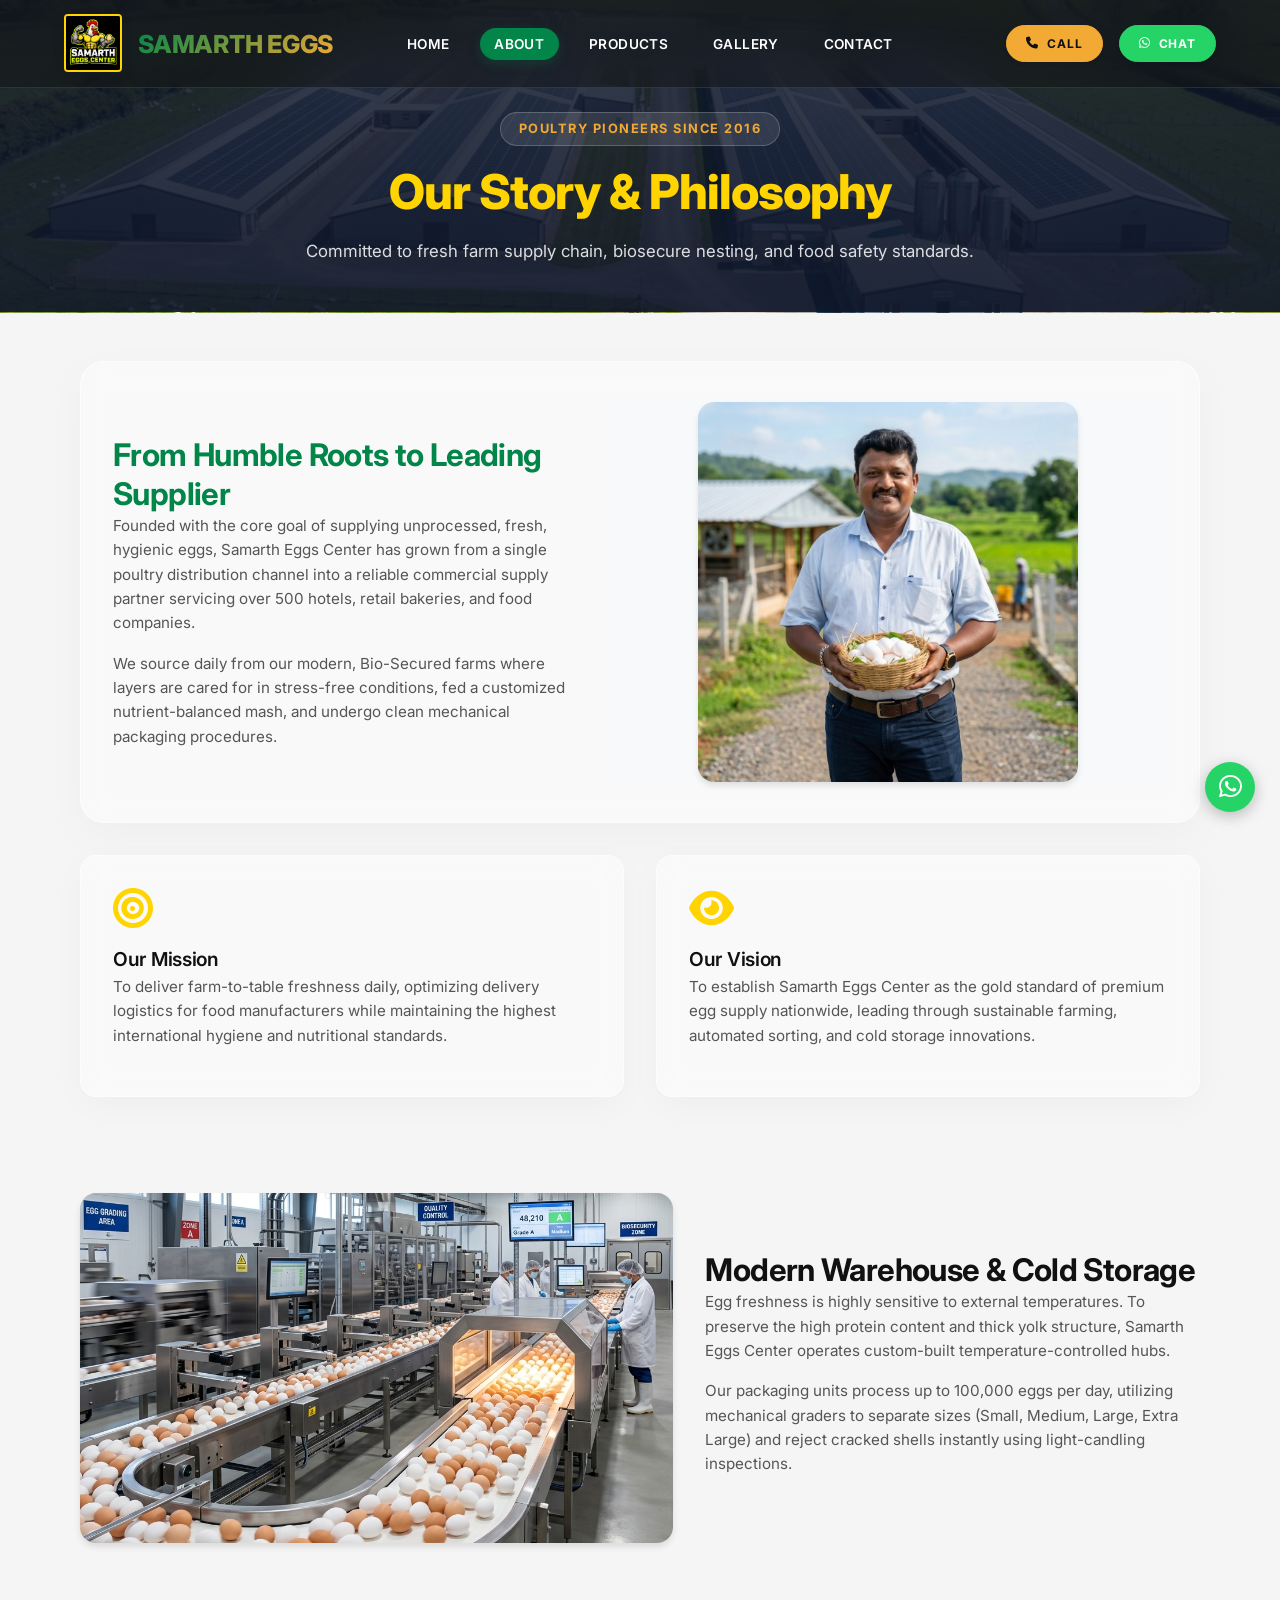
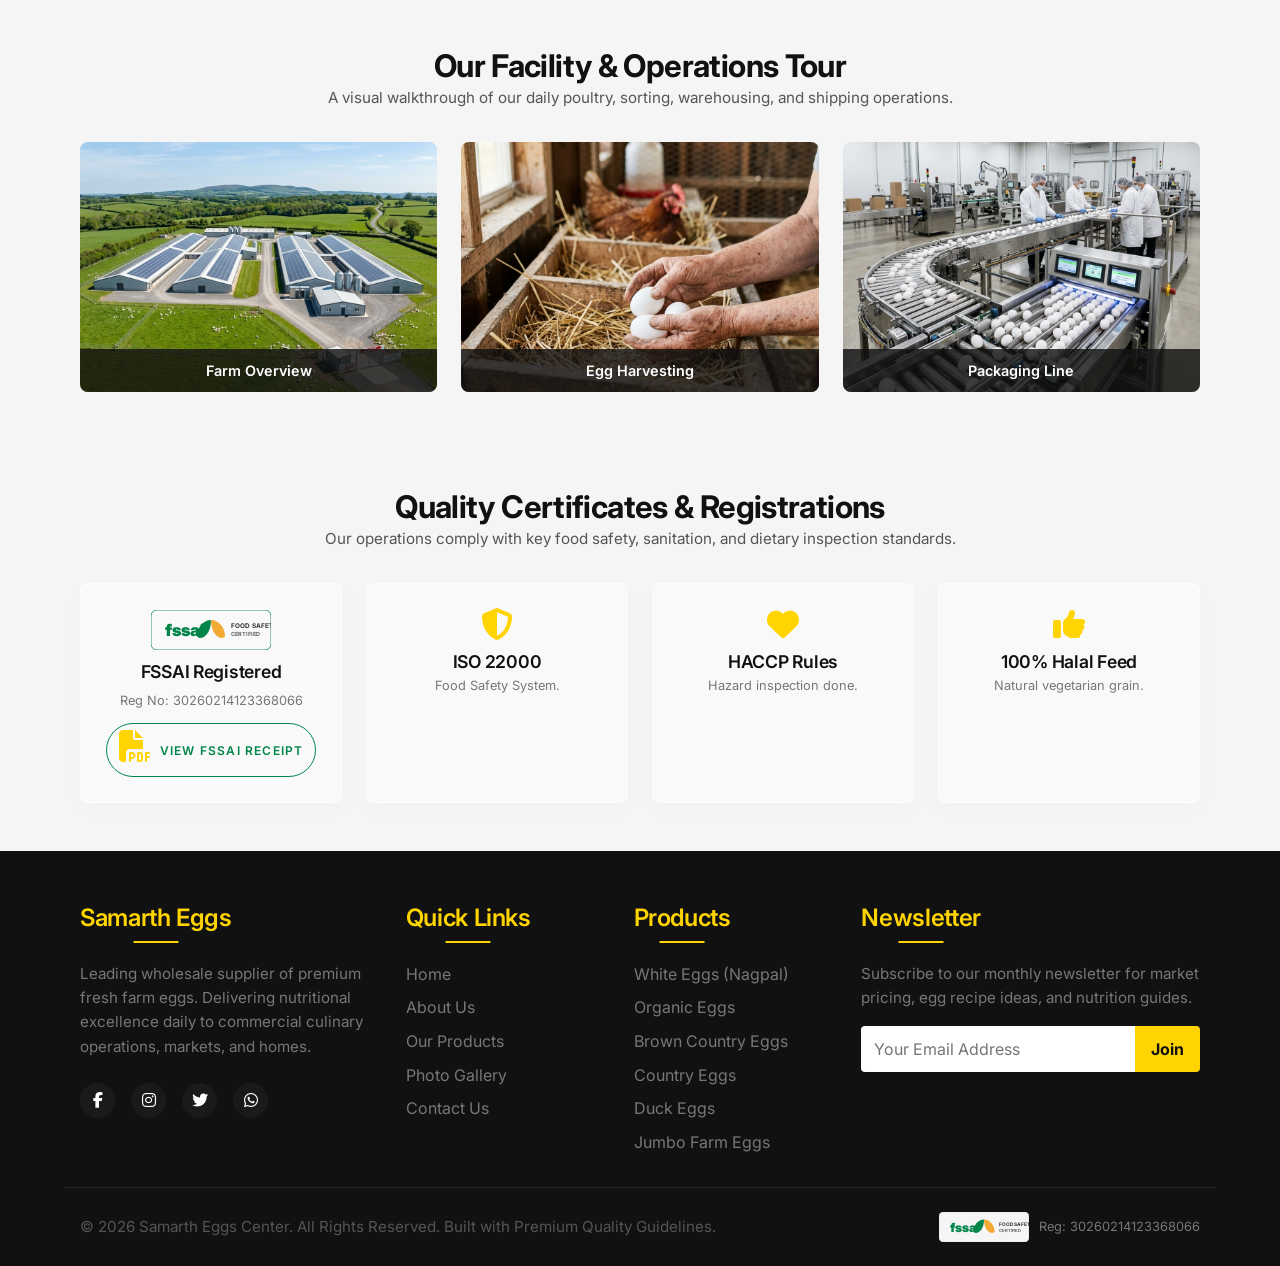
<file: about.html>
<!DOCTYPE html>
<html lang="en">

<head>
  <meta charset="UTF-8">
  <meta name="viewport" content="width=device-width, initial-scale=1.0">
  <title>About Us | Samarth Eggs Center - Fresh Egg Supplier in Mumbai</title>
  <meta name="description"
    content="Learn about Samarth Eggs Center, leading wholesale and retail fresh egg supplier in Sewri Mumbai since 2016. Sourcing biosecure farm eggs daily.">
  <meta name="robots" content="index, follow, max-image-preview:large">
  <meta name="author" content="Anti Gravity">
  <meta name="theme-color" content="#f4b400">

  <!-- Resource Hints & Preconnects -->
  <link rel="preconnect" href="https://fonts.googleapis.com">
  <link rel="preconnect" href="https://fonts.gstatic.com" crossorigin>
  <link rel="preconnect" href="https://cdnjs.cloudflare.com" crossorigin>

  <!-- Canonical & Social Metas -->
  <link rel="canonical" href="https://samartheggscenter.com/about.html">
  <meta property="og:locale" content="en_US">
  <meta property="og:site_name" content="Samarth Eggs Center">
  <meta property="og:title" content="About Us | Samarth Eggs Center - Fresh Egg Supplier in Mumbai">
  <meta property="og:description"
    content="Learn about Samarth Eggs Center, leading wholesale and retail fresh egg supplier in Sewri Mumbai since 2016.">
  <meta property="og:type" content="website">
  <meta property="og:url" content="https://samartheggscenter.com/about.html">
  <meta property="og:image" content="https://samartheggscenter.com/assets/images/logo/logo.webp">
  <meta name="twitter:card" content="summary_large_image">
  <meta name="twitter:title" content="About Us | Samarth Eggs Center">
  <meta name="twitter:description"
    content="Learn about Samarth Eggs Center, leading wholesale and retail fresh egg supplier in Sewri Mumbai since 2016.">
  <meta name="twitter:image" content="https://samartheggscenter.com/assets/images/logo/logo.webp">

  <!-- Favicon Set & PWA Manifest -->
  <link rel="manifest" href="manifest.json">
  <link rel="icon" type="image/webp" sizes="32x32" href="assets/images/logo/logo.webp">
  <link rel="apple-touch-icon" href="assets/images/logo/logo.webp">

  <!-- Icons CDN & CSS -->
  <link rel="stylesheet" href="https://cdnjs.cloudflare.com/ajax/libs/font-awesome/6.4.0/css/all.min.css">
  <link rel="stylesheet" href="assets/css/style.css">
  <link rel="stylesheet" href="assets/css/responsive.css">

  <!-- AboutPage & BreadcrumbList JSON-LD Schema -->
  <script type="application/ld+json">
  [
    {
      "@context": "https://schema.org",
      "@type": "AboutPage",
      "name": "About Samarth Eggs Center",
      "description": "Learn about Samarth Eggs Center story, mission, vision, and state-of-the-art cold storage infrastructure.",
      "publisher": {
        "@type": "Organization",
        "name": "Samarth Eggs Center",
        "logo": "https://samartheggscenter.com/assets/images/logo/logo.webp"
      }
    },
    {
      "@context": "https://schema.org",
      "@type": "BreadcrumbList",
      "itemListElement": [
        {
          "@type": "ListItem",
          "position": 1,
          "name": "Home",
          "item": "https://samartheggscenter.com/index.html"
        },
        {
          "@type": "ListItem",
          "position": 2,
          "name": "About Us",
          "item": "https://samartheggscenter.com/about.html"
        }
      ]
    }
  ]
  </script>
  <style>
    body {
      background-color: #F5F5F5 !important;
    }

    .section-padding {
      background-color: transparent !important;
      background: transparent !important;
    }

    .mission-vision-grid {
      display: grid;
      grid-template-columns: 1fr 1fr;
      gap: var(--spacing-lg);
      margin-top: var(--spacing-xl);
    }

    .mv-card {
      background: rgba(255, 255, 255, 0.45);
      backdrop-filter: blur(12px);
      -webkit-backdrop-filter: blur(12px);
      border: 1px solid rgba(255, 255, 255, 0.5);
      padding: var(--spacing-lg);
      border-radius: var(--radius-lg);
      box-shadow: 0 8px 32px 0 rgba(0, 0, 0, 0.03);
      transition: all 0.4s cubic-bezier(0.165, 0.84, 0.44, 1);
    }

    .mv-card:hover {
      background: rgba(255, 255, 255, 0.8);
      transform: translateY(-6px);
      box-shadow: 0 12px 40px 0 rgba(0, 0, 0, 0.07);
      border-color: rgba(255, 255, 255, 0.7);
    }

    .mv-card i {
      font-size: 2.5rem;
      color: var(--primary);
      margin-bottom: var(--spacing-sm);
      transition: transform 0.4s ease;
    }

    .mv-card:hover i {
      transform: scale(1.1);
    }

    .infra-section {
      background-color: var(--gray-light);
    }

    .infra-grid {
      display: grid;
      grid-template-columns: 1.2fr 1fr;
      gap: var(--spacing-xl);
      align-items: center;
    }

    .certs-grid {
      display: grid;
      grid-template-columns: repeat(4, 1fr);
      gap: var(--spacing-md);
      text-align: center;
      margin-top: var(--spacing-lg);
    }

    .cert-item {
      padding: var(--spacing-md);
      background: rgba(255, 255, 255, 0.45);
      backdrop-filter: blur(12px);
      -webkit-backdrop-filter: blur(12px);
      border: 1px solid rgba(255, 255, 255, 0.5);
      border-radius: var(--radius-md);
      box-shadow: 0 6px 24px 0 rgba(0, 0, 0, 0.02);
      transition: all 0.4s cubic-bezier(0.165, 0.84, 0.44, 1);
    }

    .cert-item:hover {
      background: rgba(255, 255, 255, 0.85);
      transform: translateY(-4px);
      box-shadow: 0 10px 30px 0 rgba(0, 0, 0, 0.06);
      border-color: rgba(255, 255, 255, 0.7);
    }

    .cert-item i {
      font-size: 2rem;
      color: var(--primary);
      margin-bottom: var(--spacing-xs);
    }
  </style>
</head>

<body>

  <!-- Preloader -->
  <div id="preloader">
    <div class="loader"></div>
  </div>

  <!-- Scroll Progress -->
  <div id="scroll-progress"></div>

  <!-- Header -->
  <header class="scrolled">
    <div class="container navbar">
      <a href="index.html" class="logo" style="display: flex; align-items: center; gap: var(--spacing-sm);">
        <img src="assets/images/logo/logo.webp" alt="Samarth Eggs Mascot Logo"
          style="border-radius: var(--radius-sm); border: 2px solid var(--primary);">
        <span class="logo-text">SAMARTH EGGS</span>
      </a>

      <button class="mobile-menu-toggle" aria-label="Toggle Navigation" aria-expanded="false" aria-controls="nav-links">
        <span></span>
        <span></span>
        <span></span>
        <span></span>
      </button>

      <ul class="nav-links" id="nav-links">
        <li><a href="index.html">Home</a></li>
        <li><a href="about.html">About</a></li>
        <li><a href="products.html">Products</a></li>
        <li><a href="gallery.html">Gallery</a></li>
        <li><a href="contact.html">Contact</a></li>
        <li class="mobile-only-action" style="margin-top: var(--spacing-md);"><a href="tel:+918080515150"
            class="btn btn-primary"
            style="display: block; text-align: center; color: var(--dark) !important; padding: 0.8rem;"><i
              class="fas fa-phone"></i> Call Us</a></li>
        <li class="mobile-only-action" style="margin-top: var(--spacing-xs);"><a href="#"
            class="btn btn-secondary whatsapp-chat-trigger"
            style="display: block; text-align: center; color: var(--white) !important; padding: 0.8rem;"><i
              class="fab fa-whatsapp"></i> Chat WhatsApp</a></li>
      </ul>

      <div class="nav-actions">
        <a href="tel:+918080515150" class="btn btn-primary" style="padding: 0.5rem 1.2rem; font-size: 0.75rem;"><i
            class="fas fa-phone"></i> Call</a>
        <a href="#" class="btn btn-secondary whatsapp-chat-trigger"
          style="padding: 0.5rem 1.2rem; font-size: 0.75rem;"><i class="fab fa-whatsapp"></i> Chat</a>
      </div>
    </div>
  </header>

  <!-- Banner Header -->
  <div class="page-header about-header-bg">
    <div class="container">
      <span class="hero-eyebrow"
        style="background: rgba(255, 255, 255, 0.1); border-color: rgba(255, 255, 255, 0.2); color: var(--nagpal-yellow); margin-bottom: 0.5rem;">Poultry
        Pioneers Since 2016</span>
      <h1>Our Story &amp; Philosophy</h1>
      <p style="color: rgba(255, 255, 255, 0.85);">Committed to fresh farm supply chain, biosecure nesting, and food
        safety standards.</p>
    </div>
  </div>

  <!-- Story Section -->
  <section class="section-padding">
    <div class="container reveal-item">
      <!-- Premium Frosted Glass Card Wrapper -->
      <div
        style="background: rgba(255, 255, 255, 0.45); backdrop-filter: blur(12px); -webkit-backdrop-filter: blur(12px); border: 1px solid rgba(255, 255, 255, 0.6); padding: var(--spacing-xl); border-radius: 24px; box-shadow: 0 12px 40px rgba(0, 0, 0, 0.03); margin-bottom: var(--spacing-xl);">
        <div class="about-summary" style="margin: 0;">
          <div>
            <h2 style="margin-top: 0; color: var(--nagpal-green);">From Humble Roots to Leading Supplier</h2>
            <p>Founded with the core goal of supplying unprocessed, fresh, hygienic eggs, Samarth Eggs Center has grown
              from a single poultry distribution channel into a reliable commercial supply partner servicing over 500
              hotels, retail bakeries, and food companies.</p>
            <p style="margin-bottom: 0;">We source daily from our modern, Bio-Secured farms where layers are cared for
              in stress-free conditions, fed a customized nutrient-balanced mash, and undergo clean mechanical packaging
              procedures.</p>
          </div>
          <div style="display: flex; align-items: center; justify-content: center; background: #f8f9fa; border-radius: var(--radius-lg); padding: 8px; min-height: 350px;">
            <img src="assets/images/about/about-story.webp" alt="Samarth Eggs Farmer with Fresh Eggs Basket" loading="lazy"
              style="max-width: 100%; max-height: 380px; width: auto; height: auto; object-fit: contain; border-radius: var(--radius-lg); box-shadow: var(--shadow-md);">
          </div>
        </div>
      </div>

      <!-- Mission & Vision -->
      <div class="mission-vision-grid">
        <div class="mv-card">
          <i class="fas fa-bullseye"></i>
          <h3 style="color: var(--dark);">Our Mission</h3>
          <p>To deliver farm-to-table freshness daily, optimizing delivery logistics for food manufacturers while
            maintaining the highest international hygiene and nutritional standards.</p>
        </div>
        <div class="mv-card">
          <i class="fas fa-eye"></i>
          <h3 style="color: var(--dark);">Our Vision</h3>
          <p>To establish Samarth Eggs Center as the gold standard of premium egg supply nationwide, leading through
            sustainable farming, automated sorting, and cold storage innovations.</p>
        </div>
      </div>
    </div>
  </section>

  <!-- Infrastructure Section -->
  <section class="section-padding infra-section">
    <div class="container infra-grid reveal-item">
      <div>
        <img src="assets/images/about/cold-storage.webp" alt="Cold storage egg warehouse crates" loading="lazy"
          style="width: 100%; height: 350px; object-fit: cover; border-radius: var(--radius-lg); box-shadow: var(--shadow-md);">
      </div>
      <div>
        <h2>Modern Warehouse &amp; Cold Storage</h2>
        <p>Egg freshness is highly sensitive to external temperatures. To preserve the high protein content and thick
          yolk structure, Samarth Eggs Center operates custom-built temperature-controlled hubs.</p>
        <p>Our packaging units process up to 100,000 eggs per day, utilizing mechanical graders to separate sizes
          (Small, Medium, Large, Extra Large) and reject cracked shells instantly using light-candling inspections.</p>
      </div>
    </div>
  </section>

  <!-- Operations Tour -->
  <section class="section-padding">
    <div class="container reveal-item">
      <div class="text-center mb-xl">
        <h2>Our Facility &amp; Operations Tour</h2>
        <p>A visual walkthrough of our daily poultry, sorting, warehousing, and shipping operations.</p>
      </div>
      <div class="grid-3">
        <div style="position:relative; border-radius:var(--radius-md); overflow:hidden; height:250px;">
          <img src="assets/images/about/farm-overview.webp" alt="Poultry farm buildings" loading="lazy"
            style="width:100%; height:100%; object-fit:cover;">
          <div
            style="position:absolute; bottom:0; left:0; width:100%; background:rgba(17,17,17,0.8); color:white; padding:10px; font-size:0.9rem; text-align:center; font-weight:600;">
            Farm Overview</div>
        </div>
        <div style="position:relative; border-radius:var(--radius-md); overflow:hidden; height:250px;">
          <img src="assets/images/about/workers-collect.webp" alt="Farmer collecting fresh eggs" loading="lazy"
            style="width:100%; height:100%; object-fit:cover;">
          <div
            style="position:absolute; bottom:0; left:0; width:100%; background:rgba(17,17,17,0.8); color:white; padding:10px; font-size:0.9rem; text-align:center; font-weight:600;">
            Egg Harvesting</div>
        </div>
        <div style="position:relative; border-radius:var(--radius-md); overflow:hidden; height:250px;">
          <img src="assets/images/about/packaging-line.webp" alt="Egg sorting packaging line" loading="lazy"
            style="width:100%; height:100%; object-fit:cover;">
          <div
            style="position:absolute; bottom:0; left:0; width:100%; background:rgba(17,17,17,0.8); color:white; padding:10px; font-size:0.9rem; text-align:center; font-weight:600;">
            Packaging Line</div>
        </div>
      </div>
    </div>
  </section>


  <!-- Certifications Section -->
  <section class="section-padding" style="background-color: var(--gray-light);">
    <div class="container">
      <div class="text-center mb-xl">
        <h2>Quality Certificates &amp; Registrations</h2>
        <p>Our operations comply with key food safety, sanitation, and dietary inspection standards.</p>
      </div>
      <div class="certs-grid reveal-item">
        <div class="cert-item"
          style="display: flex; flex-direction: column; align-items: center; text-align: center; justify-content: center; min-height: 220px;">
          <div style="margin-bottom: var(--spacing-xs);">
            <svg xmlns="http://www.w3.org/2000/svg" viewBox="0 0 300 100" width="120" height="40"
              style="vertical-align: middle;">
              <rect width="300" height="100" rx="15" fill="#f9f9f9" stroke="#018549" stroke-width="2" />
              <text x="35" y="65" font-family="'Inter', sans-serif" font-weight="900" font-size="42"
                fill="#018549">fssai</text>
              <path d="M150 25 C170 25, 185 45, 185 65 C185 67, 180 70, 178 70 C165 70, 150 55, 150 25 Z"
                fill="#f2aa34" />
              <path d="M150 25 C130 25, 115 45, 115 65 C115 67, 120 70, 122 70 C135 70, 150 55, 150 25 Z"
                fill="#018549" />
              <text x="200" y="45" font-family="'Inter', sans-serif" font-weight="700" font-size="16" fill="#333">FOOD
                SAFETY</text>
              <text x="200" y="65" font-family="'Inter', sans-serif" font-weight="700" font-size="14"
                fill="#666">CERTIFIED</text>
            </svg>
          </div>
          <h3 style="font-size: 1.1rem; color: var(--dark); margin-bottom: 5px;">FSSAI Registered</h3>
          <p style="font-size: 0.8rem; color: var(--gray); margin-bottom: 12px;">Reg No: 30260214123368066</p>
          <a href="assets/docs/fssai-receipt.pdf" target="_blank" class="btn btn-outline"
            style="font-size: 0.75rem; padding: 6px 12px; border-width: 1px; border-color: var(--nagpal-green); color: var(--nagpal-green); font-weight: 600;"><i
              class="fas fa-file-pdf"></i> View FSSAI Receipt</a>
        </div>
        <div class="cert-item">
          <i class="fas fa-shield-halved"></i>
          <h3 style="font-size: 1.1rem; color: var(--dark);">ISO 22000</h3>
          <p style="font-size: 0.8rem; color: var(--gray);">Food Safety System.</p>
        </div>
        <div class="cert-item">
          <i class="fas fa-heart"></i>
          <h3 style="font-size: 1.1rem; color: var(--dark);">HACCP Rules</h3>
          <p style="font-size: 0.8rem; color: var(--gray);">Hazard inspection done.</p>
        </div>
        <div class="cert-item">
          <i class="fas fa-thumbs-up"></i>
          <h3 style="font-size: 1.1rem; color: var(--dark);">100% Halal Feed</h3>
          <p style="font-size: 0.8rem; color: var(--gray);">Natural vegetarian grain.</p>
        </div>
      </div>
    </div>
  </section>

  <!-- Footer -->
  <footer>
    <div class="container footer-grid">
      <div class="footer-col">
        <h3>Samarth Eggs</h3>
        <p style="color: var(--gray);">Leading wholesale supplier of premium fresh farm eggs. Delivering nutritional
          excellence daily to commercial culinary operations, markets, and homes.</p>
        <div class="footer-socials">
          <a href="#"><i class="fab fa-facebook-f"></i></a>
          <a href="#"><i class="fab fa-instagram"></i></a>
          <a href="#"><i class="fab fa-twitter"></i></a>
          <a href="#" class="whatsapp-chat-trigger"><i class="fab fa-whatsapp"></i></a>
        </div>
      </div>
      <div class="footer-col">
        <h3>Quick Links</h3>
        <ul class="footer-links">
          <li><a href="index.html">Home</a></li>
          <li><a href="about.html">About Us</a></li>
          <li><a href="products.html">Our Products</a></li>
          <li><a href="gallery.html">Photo Gallery</a></li>
          <li><a href="contact.html">Contact Us</a></li>
        </ul>
      </div>
      <div class="footer-col">
        <h3>Products</h3>
        <ul class="footer-links">
          <li><a href="products.html?filter=white">White Eggs (Nagpal)</a></li>
          <li><a href="products.html?filter=organic">Organic Eggs</a></li>
          <li><a href="products.html?filter=brown">Brown Country Eggs</a></li>
          <li><a href="products.html?filter=country">Country Eggs</a></li>
          <li><a href="products.html?filter=duck">Duck Eggs</a></li>
          <li><a href="products.html?filter=jumbo">Jumbo Farm Eggs</a></li>
        </ul>
      </div>
      <div class="footer-col">
        <h3>Newsletter</h3>
        <p style="color: var(--gray);">Subscribe to our monthly newsletter for market pricing, egg recipe ideas, and
          nutrition guides.</p>
        <form class="newsletter-form" action="#" method="POST"
          onsubmit="event.preventDefault(); alert('Subscribed successfully!'); this.reset();">
          <input type="email" placeholder="Your Email Address" required>
          <button type="submit">Join</button>
        </form>
      </div>
    </div>
    <div class="container footer-bottom"
      style="display: flex; justify-content: space-between; align-items: center; flex-wrap: wrap; gap: var(--spacing-sm);">
      <p style="margin: 0;">&copy; 2026 Samarth Eggs Center. All Rights Reserved. Built with Premium Quality Guidelines.
      </p>
      <div style="display: flex; align-items: center; gap: 10px;">
        <svg xmlns="http://www.w3.org/2000/svg" viewBox="0 0 300 100" width="90" height="30"
          style="vertical-align: middle;">
          <rect width="300" height="100" rx="15" fill="#f5f5f5" stroke="#e0e0e0" stroke-width="2" />
          <text x="35" y="65" font-family="'Inter', sans-serif" font-weight="900" font-size="42"
            fill="#018549">fssai</text>
          <path d="M150 25 C170 25, 185 45, 185 65 C185 67, 180 70, 178 70 C165 70, 150 55, 150 25 Z" fill="#f2aa34" />
          <path d="M150 25 C130 25, 115 45, 115 65 C115 67, 120 70, 122 70 C135 70, 150 55, 150 25 Z" fill="#018549" />
          <text x="200" y="45" font-family="'Inter', sans-serif" font-weight="700" font-size="16" fill="#333">FOOD
            SAFETY</text>
          <text x="200" y="65" font-family="'Inter', sans-serif" font-weight="700" font-size="14"
            fill="#666">CERTIFIED</text>
        </svg>
        <span style="font-size: 0.8rem; color: var(--gray);">Reg: 30260214123368066</span>
      </div>
    </div>
  </footer>

  <button id="back-to-top" aria-label="Back to Top"><i class="fas fa-chevron-up"></i></button>

  <!-- Floating WhatsApp Widget -->
  <a href="https://wa.me/917738515150?text=Hello%20Samarth%20Eggs%20Center%2C%20I%20would%20like%20to%20make%20an%20inquiry%20regarding%20farm-fresh%20eggs%20supply."
    class="whatsapp-float" target="_blank" aria-label="Chat on WhatsApp">
    <i class="fab fa-whatsapp"></i>
  </a>

  <script src="assets/js/main.js" defer></script>
  <script src="assets/js/navbar.js" defer></script>
  <script src="assets/js/lazyload.js" defer></script>
  <script src="assets/js/scroll.js" defer></script>
</body>

</html>
</file>
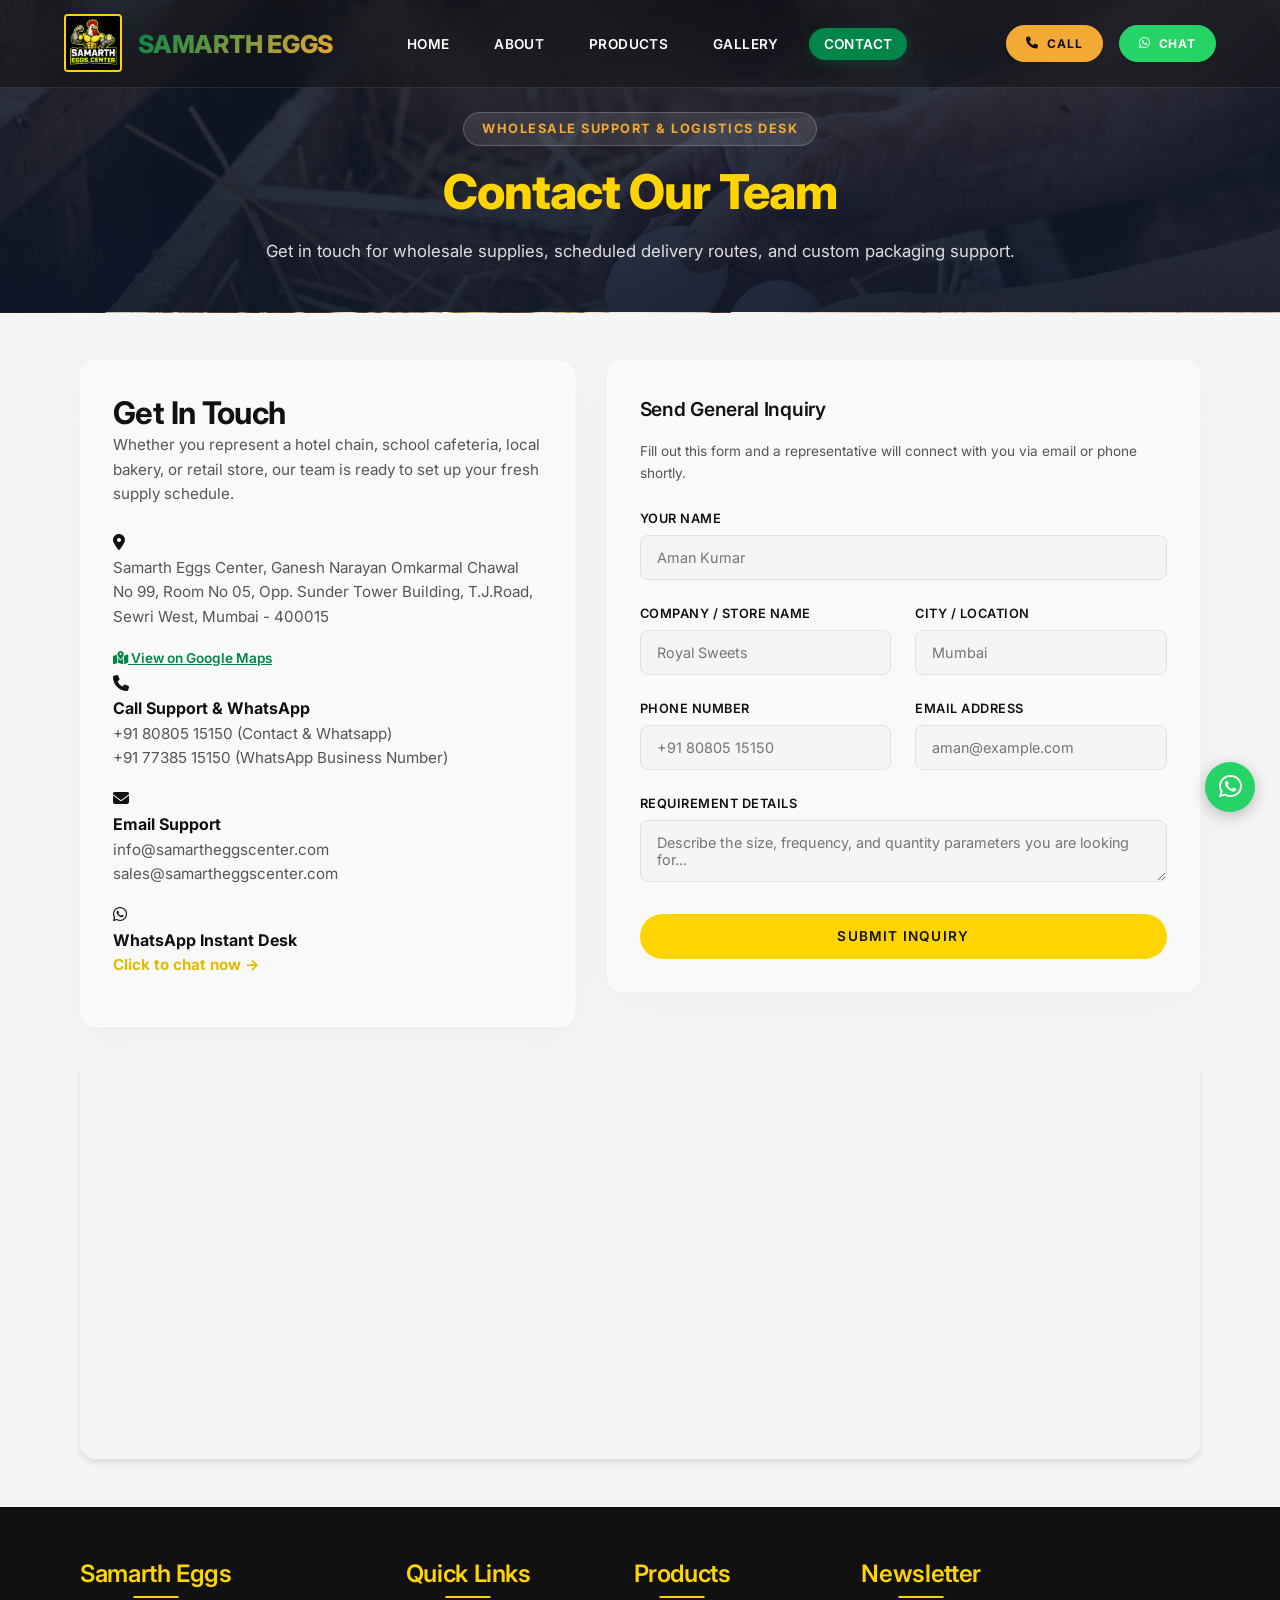
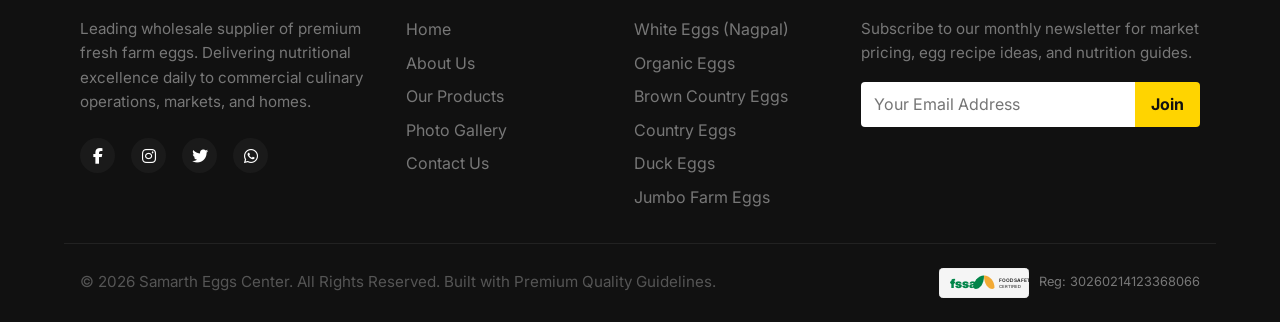
<file: contact.html>
<!DOCTYPE html>
<html lang="en">

<head>
  <meta charset="UTF-8">
  <meta name="viewport" content="width=device-width, initial-scale=1.0">
  <title>Contact Us | Samarth Eggs Center - Egg Supplier Sewri Mumbai</title>
  <meta name="description" content="Get in touch with Samarth Eggs Center in Sewri Mumbai. Phone, email, Google map location, and wholesale egg supply inquiry forms.">
  <meta name="robots" content="index, follow, max-image-preview:large">
  <meta name="author" content="Anti Gravity">
  <meta name="theme-color" content="#f4b400">

  <!-- Resource Hints & Preconnects -->
  <link rel="preconnect" href="https://fonts.googleapis.com">
  <link rel="preconnect" href="https://fonts.gstatic.com" crossorigin>
  <link rel="preconnect" href="https://cdnjs.cloudflare.com" crossorigin>

  <!-- Canonical & Social Metas -->
  <link rel="canonical" href="https://samartheggscenter.com/contact.html">
  <meta property="og:locale" content="en_US">
  <meta property="og:site_name" content="Samarth Eggs Center">
  <meta property="og:title" content="Contact Us | Samarth Eggs Center - Egg Supplier Sewri Mumbai">
  <meta property="og:description" content="Get in touch with Samarth Eggs Center in Sewri Mumbai. Phone, email, Google map location, and wholesale egg supply inquiry forms.">
  <meta property="og:type" content="website">
  <meta property="og:url" content="https://samartheggscenter.com/contact.html">
  <meta property="og:image" content="https://samartheggscenter.com/assets/images/logo/logo.webp">
  <meta name="twitter:card" content="summary_large_image">
  <meta name="twitter:title" content="Contact Us | Samarth Eggs Center">
  <meta name="twitter:description" content="Get in touch with Samarth Eggs Center in Sewri Mumbai. Phone, email, Google map location, and wholesale egg supply inquiry forms.">
  <meta name="twitter:image" content="https://samartheggscenter.com/assets/images/logo/logo.webp">

  <!-- Favicon Set & Web App Manifest -->
  <link rel="manifest" href="manifest.json">
  <link rel="icon" type="image/webp" sizes="32x32" href="assets/images/logo/logo.webp">
  <link rel="apple-touch-icon" href="assets/images/logo/logo.webp">

  <!-- Icons CDN & CSS -->
  <link rel="stylesheet" href="https://cdnjs.cloudflare.com/ajax/libs/font-awesome/6.4.0/css/all.min.css">
  <link rel="stylesheet" href="assets/css/style.css">
  <link rel="stylesheet" href="assets/css/responsive.css">

  <!-- ContactPage & BreadcrumbList JSON-LD Schema -->
  <script type="application/ld+json">
  [
    {
      "@context": "https://schema.org",
      "@type": "ContactPage",
      "name": "Contact Samarth Eggs Center",
      "description": "Get in touch with Samarth Eggs Center. Wholesale inquiries, office address, phone, email, and location directions.",
      "mainEntity": {
        "@type": "LocalBusiness",
        "name": "Samarth Eggs Center",
        "telephone": "+918080515150",
        "email": "info@samartheggscenter.com",
        "address": {
          "@type": "PostalAddress",
          "streetAddress": "Ganesh Narayan Omkarmal Chawal No 99, Room No 05, Opp. Sunder Tower Building, T.J.Road, Sewri West",
          "addressLocality": "Mumbai",
          "addressRegion": "Maharashtra",
          "postalCode": "400015",
          "addressCountry": "IN"
        }
      }
    },
    {
      "@context": "https://schema.org",
      "@type": "BreadcrumbList",
      "itemListElement": [
        {
          "@type": "ListItem",
          "position": 1,
          "name": "Home",
          "item": "https://samartheggscenter.com/index.html"
        },
        {
          "@type": "ListItem",
          "position": 2,
          "name": "Contact Us",
          "item": "https://samartheggscenter.com/contact.html"
        }
      ]
    }
  ]
  </script>
  <style>
    body {
      background-color: #F5F5F5 !important;
    }

    .section-padding {
      background-color: transparent !important;
      background: transparent !important;
    }
  </style>
</head>

<body>

  <!-- Preloader -->
  <div id="preloader">
    <div class="loader"></div>
  </div>

  <!-- Scroll Progress -->
  <div id="scroll-progress"></div>

  <!-- Header -->
  <header class="scrolled">
    <div class="container navbar">
      <a href="index.html" class="logo" style="display: flex; align-items: center; gap: var(--spacing-sm);">
        <img src="assets/images/logo/logo.webp" alt="Samarth Eggs Mascot Logo"
          style="border-radius: var(--radius-sm); border: 2px solid var(--primary);">
        <span class="logo-text">SAMARTH EGGS</span>
      </a>

      <button class="mobile-menu-toggle" aria-label="Toggle Navigation" aria-expanded="false" aria-controls="nav-links">
        <span></span>
        <span></span>
        <span></span>
        <span></span>
      </button>

      <ul class="nav-links" id="nav-links">
        <li><a href="index.html">Home</a></li>
        <li><a href="about.html">About</a></li>
        <li><a href="products.html">Products</a></li>
        <li><a href="gallery.html">Gallery</a></li>
        <li><a href="contact.html" class="active">Contact</a></li>
        <li class="mobile-only-action" style="margin-top: var(--spacing-md);"><a href="tel:+918080515150"
            class="btn btn-primary"
            style="display: block; text-align: center; color: var(--dark) !important; padding: 0.8rem;"><i
              class="fas fa-phone"></i> Call Us</a></li>
        <li class="mobile-only-action" style="margin-top: var(--spacing-xs);"><a href="#"
            class="btn btn-secondary whatsapp-chat-trigger"
            style="display: block; text-align: center; color: var(--white) !important; padding: 0.8rem;"><i
              class="fab fa-whatsapp"></i> Chat WhatsApp</a></li>
      </ul>

      <div class="nav-actions">
        <a href="tel:+918080515150" class="btn btn-primary" style="padding: 0.5rem 1.2rem; font-size: 0.75rem;"><i
            class="fas fa-phone"></i> Call</a>
        <a href="#" class="btn btn-secondary whatsapp-chat-trigger"
          style="padding: 0.5rem 1.2rem; font-size: 0.75rem;"><i class="fab fa-whatsapp"></i> Chat</a>
      </div>
    </div>
  </header>

  <!-- Contact Banner Header -->
  <div class="page-header contact-header-bg">
    <div class="container">
      <span class="hero-eyebrow"
        style="background: rgba(255, 255, 255, 0.1); border-color: rgba(255, 255, 255, 0.2); color: var(--nagpal-yellow); margin-bottom: 0.5rem;">Wholesale
        Support &amp; Logistics Desk</span>
      <h1>Contact Our Team</h1>
      <p style="color: rgba(255, 255, 255, 0.85);">Get in touch for wholesale supplies, scheduled delivery routes, and
        custom packaging support.</p>
    </div>
  </div>

  <!-- Contact Details & Form -->
  <section class="section-padding">
    <div class="container">
      <div class="contact-section-layout reveal-item">
        <!-- Details Column -->
        <div class="contact-card">
          <h2>Get In Touch</h2>
          <p style="margin-bottom: var(--spacing-md);">Whether you represent a hotel chain, school cafeteria, local
            bakery, or retail store, our team is ready to set up your fresh supply schedule.</p>

          <div class="contact-info-list">
            <div class="info-item">
              <div class="info-item-icon"><i class="fas fa-map-marker-alt"></i></div>
              <div>
                <p>Samarth Eggs Center, Ganesh Narayan Omkarmal Chawal No 99, Room No 05, Opp. Sunder Tower Building,
                  T.J.Road, Sewri West, Mumbai - 400015</p>
                <a href="https://www.google.com/maps/search/?api=1&query=18.994289,72.850510" target="_blank"
                  style="color: var(--nagpal-green); font-size: 0.85rem; font-weight: 600; text-decoration: underline;"><i
                    class="fas fa-map-marked-alt"></i> View on Google Maps</a>
              </div>
            </div>

            <div class="info-item">
              <div class="info-item-icon"><i class="fas fa-phone"></i></div>
              <div>
                <h4 style="font-size: 1rem; color: var(--dark);">Call Support &amp; WhatsApp</h4>
                <p><a href="tel:+918080515150">+91 80805 15150</a> (Contact &amp; Whatsapp)<br><a
                    href="tel:+917738515150">+91 77385 15150</a> (WhatsApp Business Number)</p>
              </div>
            </div>

            <div class="info-item">
              <div class="info-item-icon"><i class="fas fa-envelope"></i></div>
              <div>
                <h4 style="font-size: 1rem; color: var(--dark);">Email Support</h4>
                <p><a href="mailto:info@samartheggscenter.com">info@samartheggscenter.com</a><br><a
                    href="mailto:sales@samartheggscenter.com">sales@samartheggscenter.com</a></p>
              </div>
            </div>

            <div class="info-item">
              <div class="info-item-icon"><i class="fab fa-whatsapp"></i></div>
              <div>
                <h4 style="font-size: 1rem; color: var(--dark);">WhatsApp Instant Desk</h4>
                <p><a href="#" class="whatsapp-chat-trigger" style="color: var(--primary-hover); font-weight:700;">Click
                    to chat now &rarr;</a></p>
              </div>
            </div>
          </div>
        </div>

        <!-- Form Column -->
        <div class="contact-form-container contact-card">
          <h3 style="color: var(--dark); margin-bottom: var(--spacing-sm);">Send General Inquiry</h3>
          <p style="font-size: 0.85rem; margin-bottom: var(--spacing-md);">Fill out this form and a representative will
            connect with you via email or phone shortly.</p>

          <form id="contact-form" action="contact-form.php" method="POST">
            <!-- Honeypot Field -->
            <input type="text" name="website_source_field" style="display:none !important;" tabindex="-1"
              autocomplete="off">

            <div class="form-group">
              <label for="name">Your Name</label>
              <input type="text" id="name" name="name" class="form-control" placeholder="Aman Kumar" required>
            </div>

            <div class="form-group-row">
              <div class="form-group">
                <label for="company">Company / Store Name</label>
                <input type="text" id="company" name="company" class="form-control" placeholder="Royal Sweets">
              </div>
              <div class="form-group">
                <label for="city">City / Location</label>
                <input type="text" id="city" name="city" class="form-control" placeholder="Mumbai" required>
              </div>
            </div>

            <div class="form-group-row">
              <div class="form-group">
                <label for="phone">Phone Number</label>
                <input type="tel" id="phone" name="phone" class="form-control" placeholder="+91 80805 15150" required>
              </div>
              <div class="form-group">
                <label for="email">Email Address</label>
                <input type="email" id="email" name="email" class="form-control" placeholder="aman@example.com"
                  required>
              </div>
            </div>

            <div class="form-group">
              <label for="requirement">Requirement Details</label>
              <textarea id="requirement" name="requirement" class="form-control"
                placeholder="Describe the size, frequency, and quantity parameters you are looking for..."
                required></textarea>
            </div>

            <button type="submit" class="btn btn-primary" style="width: 100%;">Submit Inquiry</button>
            <div id="form-message"
              style="display:none; margin-top: 15px; padding: 12px; border-radius: var(--radius-sm); font-size: 0.9rem; text-align: center; font-weight: 500;">
            </div>
          </form>
        </div>
      </div>

      <!-- Google Map -->
      <div class="map-container reveal-item">
        <iframe src="https://maps.google.com/maps?q=18.994289,72.850510&hl=en&z=17&output=embed" width="100%"
          height="100%" style="border:0;" allowfullscreen="" loading="lazy"
          referrerpolicy="no-referrer-when-downgrade"></iframe>
      </div>
    </div>
  </section>

  <!-- Footer -->
  <footer>
    <div class="container footer-grid">
      <div class="footer-col">
        <h3>Samarth Eggs</h3>
        <p style="color: var(--gray);">Leading wholesale supplier of premium fresh farm eggs. Delivering nutritional
          excellence daily to commercial culinary operations, markets, and homes.</p>
        <div class="footer-socials">
          <a href="#"><i class="fab fa-facebook-f"></i></a>
          <a href="#"><i class="fab fa-instagram"></i></a>
          <a href="#"><i class="fab fa-twitter"></i></a>
          <a href="#" class="whatsapp-chat-trigger"><i class="fab fa-whatsapp"></i></a>
        </div>
      </div>
      <div class="footer-col">
        <h3>Quick Links</h3>
        <ul class="footer-links">
          <li><a href="index.html">Home</a></li>
          <li><a href="about.html">About Us</a></li>
          <li><a href="products.html">Our Products</a></li>
          <li><a href="gallery.html">Photo Gallery</a></li>
          <li><a href="contact.html">Contact Us</a></li>
        </ul>
      </div>
      <div class="footer-col">
        <h3>Products</h3>
        <ul class="footer-links">
          <li><a href="products.html?filter=white">White Eggs (Nagpal)</a></li>
          <li><a href="products.html?filter=organic">Organic Eggs</a></li>
          <li><a href="products.html?filter=brown">Brown Country Eggs</a></li>
          <li><a href="products.html?filter=country">Country Eggs</a></li>
          <li><a href="products.html?filter=duck">Duck Eggs</a></li>
          <li><a href="products.html?filter=jumbo">Jumbo Farm Eggs</a></li>
        </ul>
      </div>
      <div class="footer-col">
        <h3>Newsletter</h3>
        <p style="color: var(--gray);">Subscribe to our monthly newsletter for market pricing, egg recipe ideas, and
          nutrition guides.</p>
        <form class="newsletter-form" action="#" method="POST"
          onsubmit="event.preventDefault(); alert('Subscribed successfully!'); this.reset();">
          <input type="email" placeholder="Your Email Address" required>
          <button type="submit">Join</button>
        </form>
      </div>
    </div>
    <div class="container footer-bottom"
      style="display: flex; justify-content: space-between; align-items: center; flex-wrap: wrap; gap: var(--spacing-sm);">
      <p style="margin: 0;">&copy; 2026 Samarth Eggs Center. All Rights Reserved. Built with Premium Quality Guidelines.
      </p>
      <div style="display: flex; align-items: center; gap: 10px;">
        <svg xmlns="http://www.w3.org/2000/svg" viewBox="0 0 300 100" width="90" height="30"
          style="vertical-align: middle;">
          <rect width="300" height="100" rx="15" fill="#f5f5f5" stroke="#e0e0e0" stroke-width="2" />
          <text x="35" y="65" font-family="'Inter', sans-serif" font-weight="900" font-size="42"
            fill="#018549">fssai</text>
          <path d="M150 25 C170 25, 185 45, 185 65 C185 67, 180 70, 178 70 C165 70, 150 55, 150 25 Z" fill="#f2aa34" />
          <path d="M150 25 C130 25, 115 45, 115 65 C115 67, 120 70, 122 70 C135 70, 150 55, 150 25 Z" fill="#018549" />
          <text x="200" y="45" font-family="'Inter', sans-serif" font-weight="700" font-size="16" fill="#333">FOOD
            SAFETY</text>
          <text x="200" y="65" font-family="'Inter', sans-serif" font-weight="700" font-size="14"
            fill="#666">CERTIFIED</text>
        </svg>
        <span style="font-size: 0.8rem; color: var(--gray);">Reg: 30260214123368066</span>
      </div>
    </div>
  </footer>

  <button id="back-to-top" aria-label="Back to Top"><i class="fas fa-chevron-up"></i></button>

  <!-- Floating WhatsApp Widget -->
  <a href="https://wa.me/917738515150?text=Hello%20Samarth%20Eggs%20Center%2C%20I%20would%20like%20to%20make%20an%20inquiry%20regarding%20farm-fresh%20eggs%20supply."
    class="whatsapp-float" target="_blank" aria-label="Chat on WhatsApp">
    <i class="fab fa-whatsapp"></i>
  </a>

  <script src="assets/js/main.js" defer></script>
  <script src="assets/js/navbar.js" defer></script>
  <script src="assets/js/lazyload.js" defer></script>
  <script src="assets/js/scroll.js" defer></script>
  <script src="assets/js/contact.js" defer></script>
</body>

</html>
</file>
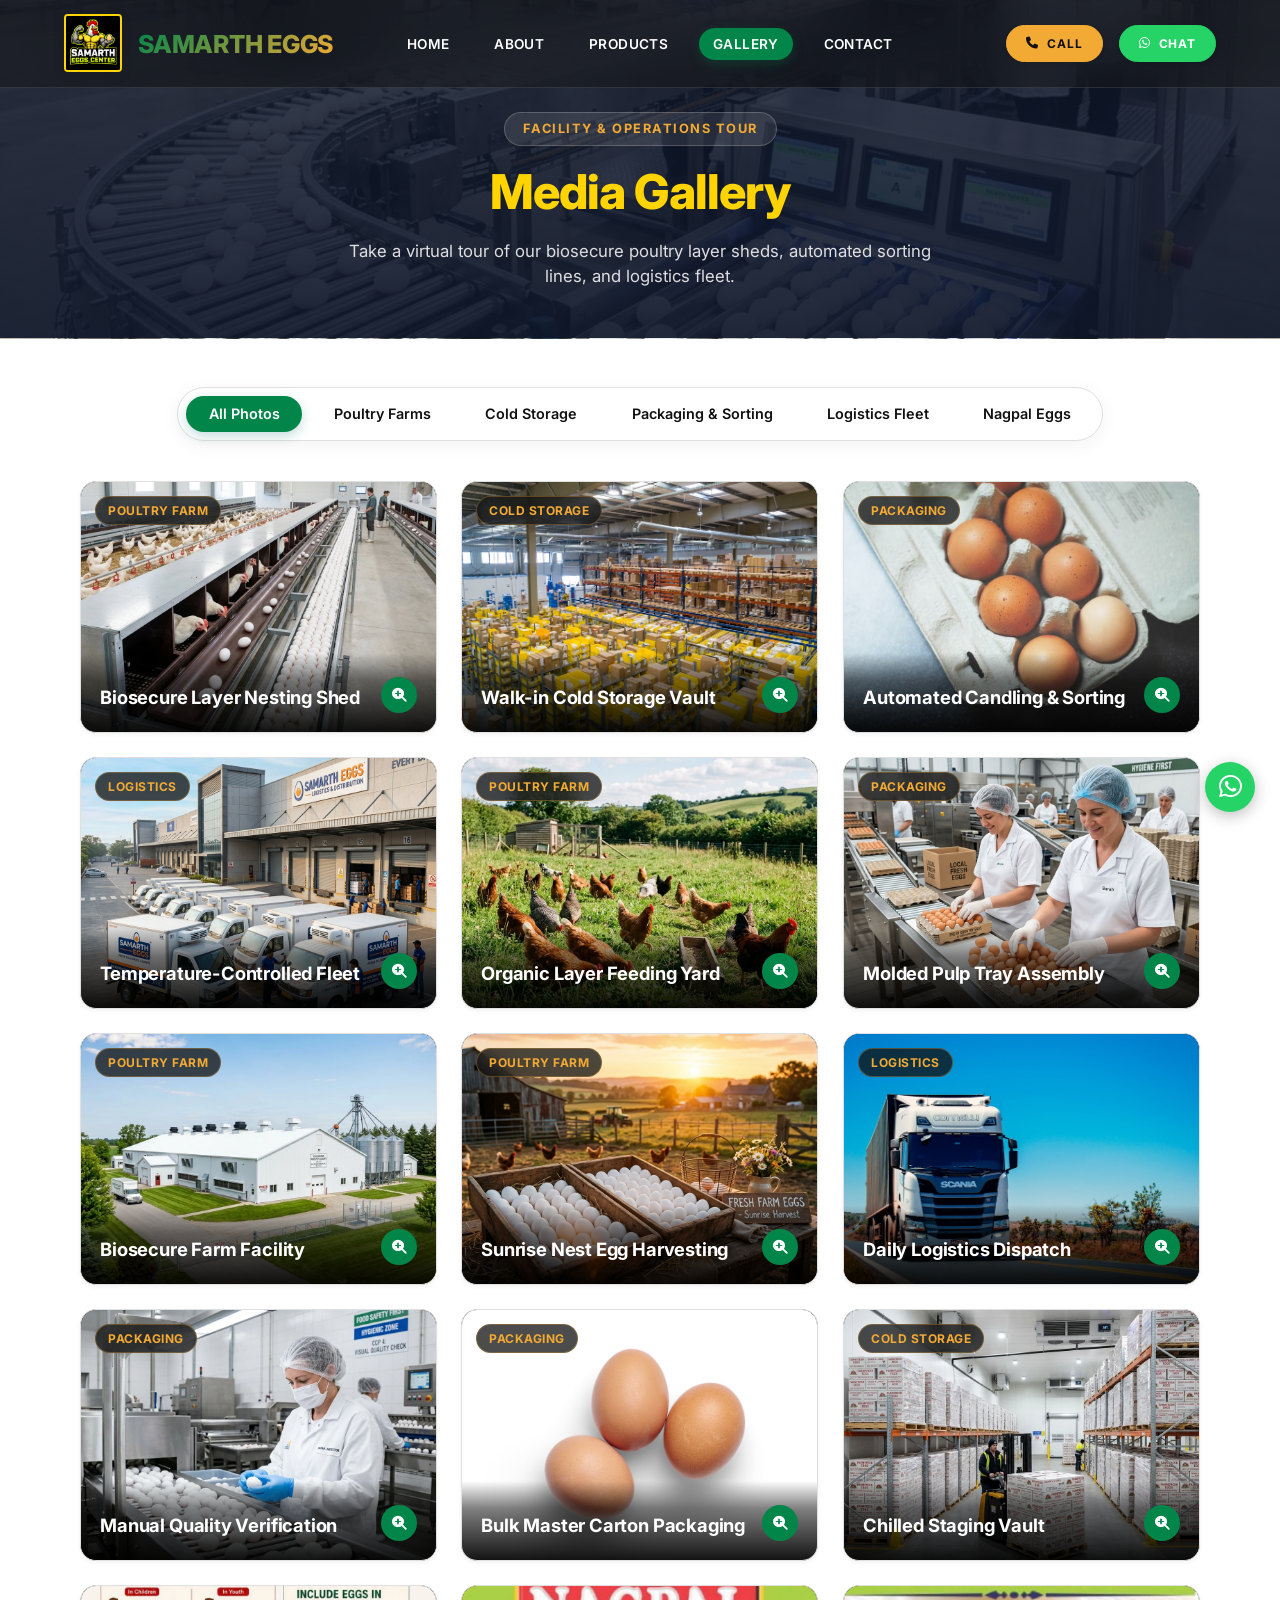
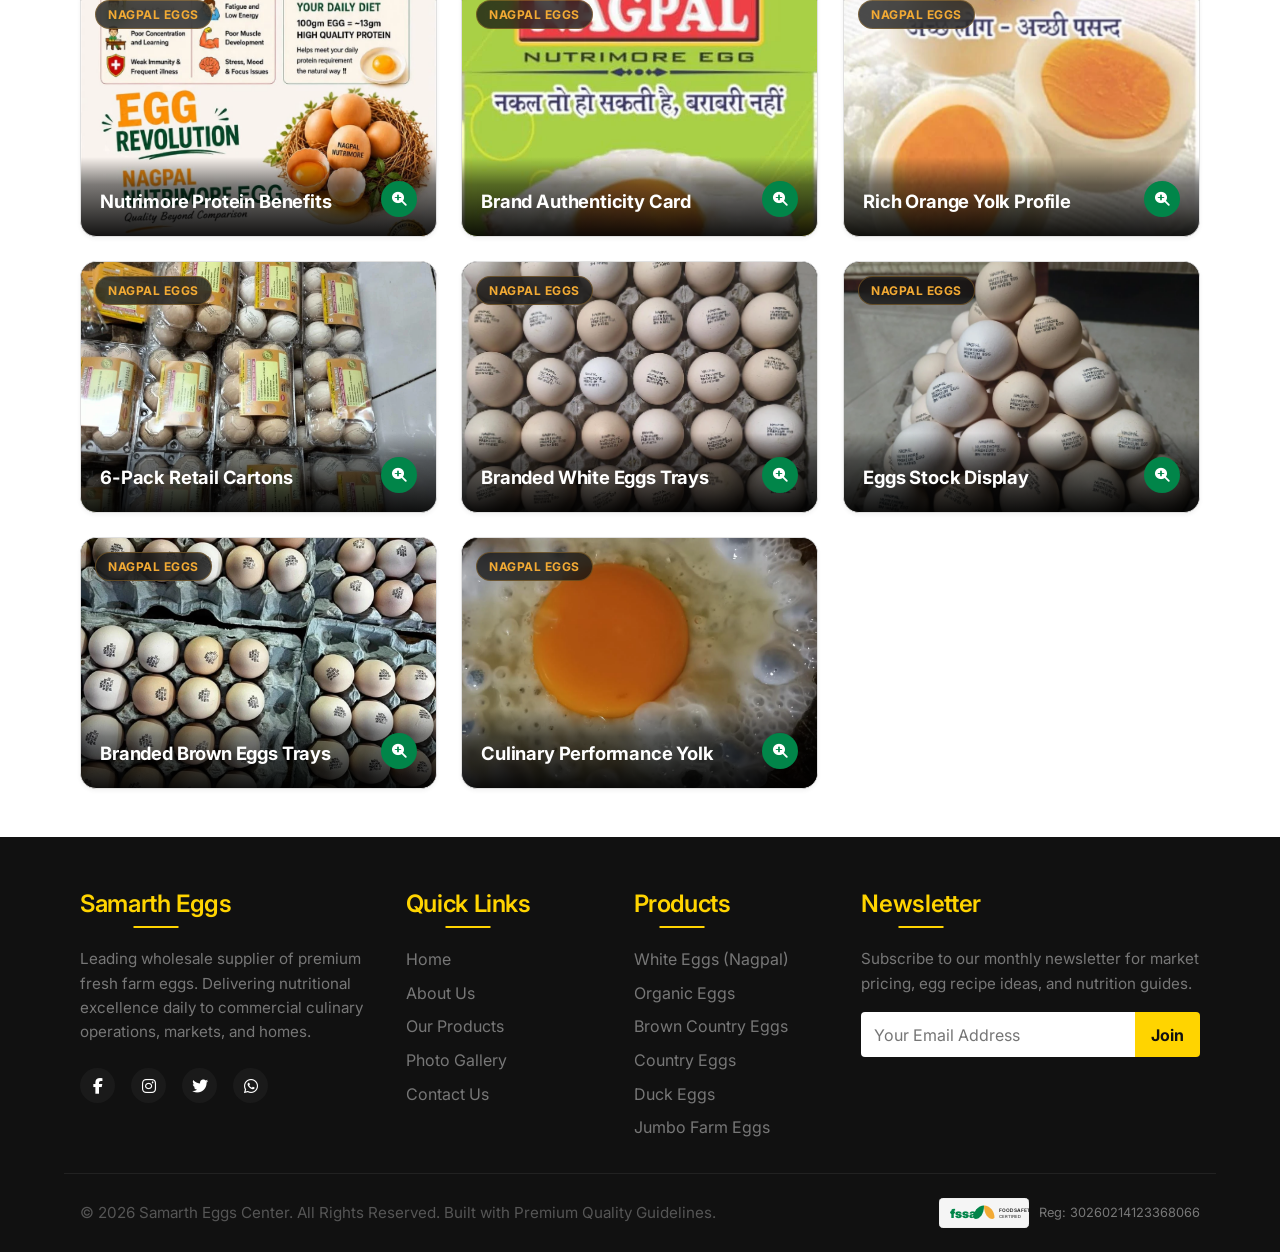
<file: gallery.html>
<!DOCTYPE html>
<html lang="en">

<head>
  <meta charset="UTF-8">
  <meta name="viewport" content="width=device-width, initial-scale=1.0">
  <title>Media Gallery | Samarth Eggs Center - Facility &amp; Operations Tour Mumbai</title>
  <meta name="description"
    content="Explore photo galleries of Samarth Eggs biosecure poultry layer sheds, automated sorting lines, cold storage, and logistics fleet in Mumbai.">
  <meta name="robots" content="index, follow, max-image-preview:large">
  <meta name="author" content="Anti Gravity">
  <meta name="theme-color" content="#f4b400">

  <!-- Resource Hints & Preconnects -->
  <link rel="preconnect" href="https://fonts.googleapis.com">
  <link rel="preconnect" href="https://fonts.gstatic.com" crossorigin>
  <link rel="preconnect" href="https://cdnjs.cloudflare.com" crossorigin>

  <!-- Canonical & Social Metas -->
  <link rel="canonical" href="https://samartheggscenter.com/gallery.html">
  <meta property="og:locale" content="en_US">
  <meta property="og:site_name" content="Samarth Eggs Center">
  <meta property="og:title" content="Media Gallery | Samarth Eggs Center - Facility &amp; Operations Tour Mumbai">
  <meta property="og:description"
    content="Explore photo galleries of Samarth Eggs biosecure poultry layer sheds, automated sorting lines, cold storage, and logistics fleet in Mumbai.">
  <meta property="og:type" content="website">
  <meta property="og:url" content="https://samartheggscenter.com/gallery.html">
  <meta property="og:image" content="https://samartheggscenter.com/assets/images/logo/logo.webp">
  <meta name="twitter:card" content="summary_large_image">
  <meta name="twitter:title" content="Media Gallery | Samarth Eggs Center">
  <meta name="twitter:description"
    content="Explore photo galleries of Samarth Eggs biosecure poultry layer sheds, automated sorting lines, cold storage, and logistics fleet in Mumbai.">
  <meta name="twitter:image" content="https://samartheggscenter.com/assets/images/logo/logo.webp">

  <!-- Favicon Set & Web App Manifest -->
  <link rel="manifest" href="manifest.json">
  <link rel="icon" type="image/webp" sizes="32x32" href="assets/images/logo/logo.webp">
  <link rel="apple-touch-icon" href="assets/images/logo/logo.webp">

  <!-- Icons CDN & CSS -->
  <link rel="stylesheet" href="https://cdnjs.cloudflare.com/ajax/libs/font-awesome/6.4.0/css/all.min.css">
  <link rel="stylesheet" href="assets/css/style.css">
  <link rel="stylesheet" href="assets/css/responsive.css">

  <!-- ImageGallery & BreadcrumbList JSON-LD Schema -->
  <script type="application/ld+json">
  [
    {
      "@context": "https://schema.org",
      "@type": "ImageGallery",
      "name": "Samarth Eggs Media Gallery",
      "description": "Virtual tour of biosecure poultry layer sheds, automated sorting lines, cold storage, and logistics fleet.",
      "publisher": {
        "@type": "Organization",
        "name": "Samarth Eggs Center",
        "logo": "https://samartheggscenter.com/assets/images/logo/logo.webp"
      }
    },
    {
      "@context": "https://schema.org",
      "@type": "BreadcrumbList",
      "itemListElement": [
        {
          "@type": "ListItem",
          "position": 1,
          "name": "Home",
          "item": "https://samartheggscenter.com/index.html"
        },
        {
          "@type": "ListItem",
          "position": 2,
          "name": "Media Gallery",
          "item": "https://samartheggscenter.com/gallery.html"
        }
      ]
    }
  ]
  </script>
  <style>
    .gallery-filters {
      display: flex;
      justify-content: center;
      flex-wrap: wrap;
      gap: 0.6rem;
      margin-bottom: 2.5rem;
      background: var(--white);
      padding: 0.5rem;
      border-radius: var(--radius-full);
      box-shadow: 0 4px 20px rgba(0, 0, 0, 0.05);
      border: 1px solid var(--gray-border);
      width: fit-content;
      margin-inline: auto;
    }

    .gallery-filter-btn {
      padding: 0.6rem 1.4rem;
      border: none;
      border-radius: var(--radius-full);
      background: transparent;
      cursor: pointer;
      font-weight: 600;
      font-size: 0.9rem;
      color: var(--text-muted);
      transition: var(--transition-fast);
    }

    .gallery-filter-btn.active,
    .gallery-filter-btn:hover {
      background-color: var(--nagpal-green);
      color: var(--white);
      box-shadow: 0 4px 12px rgba(15, 118, 110, 0.25);
    }

    .gallery-grid {
      display: grid;
      grid-template-columns: repeat(auto-fill, minmax(310px, 1fr));
      gap: 1.5rem;
    }

    .gallery-card {
      position: relative;
      border-radius: var(--radius-lg);
      overflow: hidden;
      box-shadow: var(--shadow-sm);
      transition: opacity 0.25s ease, transform 0.25s ease;
      cursor: pointer;
      background: var(--dark);
      border: 1px solid var(--gray-border);
      opacity: 1;
      will-change: transform, opacity;
    }

    .gallery-card:hover {
      transform: translateY(-6px);
      box-shadow: var(--shadow-premium);
      border-color: var(--nagpal-green);
    }

    .gallery-card__img-container {
      position: relative;
      width: 100%;
      height: 250px;
      overflow: hidden;
    }

    .gallery-card__img-container img {
      width: 100%;
      height: 100%;
      object-fit: cover;
      transition: transform 0.5s cubic-bezier(0.16, 1, 0.3, 1);
    }

    .gallery-card:hover .gallery-card__img-container img {
      transform: scale(1.08);
    }

    .gallery-card__badge {
      position: absolute;
      top: 14px;
      left: 14px;
      background: rgba(17, 17, 17, 0.75);
      backdrop-filter: blur(8px);
      -webkit-backdrop-filter: blur(8px);
      color: var(--nagpal-yellow);
      padding: 4px 12px;
      border-radius: var(--radius-full);
      font-size: 0.75rem;
      font-weight: 700;
      text-transform: uppercase;
      letter-spacing: 0.5px;
      border: 1px solid rgba(242, 170, 52, 0.3);
      z-index: 2;
    }

    .gallery-card__overlay {
      position: absolute;
      bottom: 0;
      left: 0;
      width: 100%;
      padding: 1.5rem 1.2rem 1.2rem 1.2rem;
      background: linear-gradient(to top, rgba(0, 0, 0, 0.92) 0%, rgba(0, 0, 0, 0.5) 65%, transparent 100%);
      display: flex;
      justify-content: space-between;
      align-items: flex-end;
      z-index: 2;
    }

    .gallery-card__title {
      color: var(--white);
      font-family: var(--font-headings);
      font-size: 1.15rem;
      font-weight: 700;
      margin: 0;
      letter-spacing: -0.01em;
    }

    .gallery-card__icon {
      width: 36px;
      height: 36px;
      border-radius: 50%;
      background: var(--nagpal-green);
      color: var(--white);
      display: flex;
      align-items: center;
      justify-content: center;
      font-size: 0.9rem;
      flex-shrink: 0;
      transition: var(--transition-fast);
    }

    .gallery-card:hover .gallery-card__icon {
      background: var(--nagpal-yellow);
      color: var(--dark);
      transform: scale(1.1);
    }

    @media (max-width: 768px) {
      .gallery-filters {
        display: flex;
        flex-wrap: nowrap;
        overflow-x: auto;
        -webkit-overflow-scrolling: touch;
        scroll-snap-type: x mandatory;
        scroll-behavior: smooth;
        justify-content: flex-start;
        width: 100%;
        max-width: 100%;
        border-radius: 16px;
        border: 1px solid var(--gray-border);
        box-shadow: 0 4px 16px rgba(0, 0, 0, 0.06);
        background: #ffffff;
        padding: 0.5rem 0.75rem;
        margin-bottom: 1.5rem;
        scrollbar-width: none;
        gap: 0.5rem;
      }

      .gallery-filters::-webkit-scrollbar {
        display: none;
      }

      .gallery-filter-btn {
        flex-shrink: 0;
        white-space: nowrap;
        scroll-snap-align: start;
        padding: 0.55rem 1.1rem;
        font-size: 0.88rem;
      }
    }
  </style>
</head>

<body>

  <!-- Preloader -->
  <div id="preloader">
    <div class="loader"></div>
  </div>

  <!-- Scroll Progress -->
  <div id="scroll-progress"></div>

  <!-- Header -->
  <header class="scrolled">
    <div class="container navbar">
      <a href="index.html" class="logo" style="display: flex; align-items: center; gap: var(--spacing-sm);">
        <img src="assets/images/logo/logo.webp" alt="Samarth Eggs Mascot Logo"
          style="border-radius: var(--radius-sm); border: 2px solid var(--primary);">
        <span class="logo-text">SAMARTH EGGS</span>
      </a>

      <button class="mobile-menu-toggle" aria-label="Toggle Navigation" aria-expanded="false" aria-controls="nav-links">
        <span></span>
        <span></span>
        <span></span>
        <span></span>
      </button>

      <ul class="nav-links" id="nav-links">
        <li><a href="index.html">Home</a></li>
        <li><a href="about.html">About</a></li>
        <li><a href="products.html">Products</a></li>
        <li><a href="gallery.html" class="active">Gallery</a></li>
        <li><a href="contact.html">Contact</a></li>
        <li class="mobile-only-action" style="margin-top: var(--spacing-md);"><a href="tel:+918080515150"
            class="btn btn-primary"
            style="display: block; text-align: center; color: var(--dark) !important; padding: 0.8rem;"><i
              class="fas fa-phone"></i> Call Us</a></li>
        <li class="mobile-only-action" style="margin-top: var(--spacing-xs);"><a href="#"
            class="btn btn-secondary whatsapp-chat-trigger"
            style="display: block; text-align: center; color: var(--white) !important; padding: 0.8rem;"><i
              class="fab fa-whatsapp"></i> Chat WhatsApp</a></li>
      </ul>

      <div class="nav-actions">
        <a href="tel:+918080515150" class="btn btn-primary" style="padding: 0.5rem 1.2rem; font-size: 0.75rem;"><i
            class="fas fa-phone"></i> Call</a>
        <a href="#" class="btn btn-secondary whatsapp-chat-trigger"
          style="padding: 0.5rem 1.2rem; font-size: 0.75rem;"><i class="fab fa-whatsapp"></i> Chat</a>
      </div>
    </div>
  </header>

  <!-- Gallery Header -->
  <div class="page-header gallery-header-bg">
    <div class="container">
      <span class="hero-eyebrow"
        style="background: rgba(255, 255, 255, 0.1); border-color: rgba(255, 255, 255, 0.2); color: var(--nagpal-yellow); margin-bottom: 0.5rem;">Facility
        &amp; Operations Tour</span>
      <h1>Media Gallery</h1>
      <p style="color: rgba(255, 255, 255, 0.85); max-width: 600px; margin-inline: auto;">Take a virtual tour of our
        biosecure poultry layer sheds, automated sorting lines, and logistics fleet.</p>
    </div>
  </div>

  <!-- Gallery Content -->
  <section class="section-padding">
    <div class="container">
      <!-- Filter Controls -->
      <div class="gallery-filters">
        <button class="gallery-filter-btn active" data-filter="all">All Photos</button>
        <button class="gallery-filter-btn" data-filter="farms">Poultry Farms</button>
        <button class="gallery-filter-btn" data-filter="warehouse">Cold Storage</button>
        <button class="gallery-filter-btn" data-filter="packaging">Packaging &amp; Sorting</button>
        <button class="gallery-filter-btn" data-filter="delivery">Logistics Fleet</button>
        <button class="gallery-filter-btn" data-filter="nagpal">Nagpal Eggs</button>
      </div>

      <!-- Gallery Grid -->
      <div class="gallery-grid">
        <!-- Item 1 -->
        <div class="gallery-card lightbox-trigger" data-category="farms">
          <span class="gallery-card__badge">Poultry Farm</span>
          <div class="gallery-card__img-container">
            <img src="assets/images/gallery/gallery-nesting-shed.webp" alt="Biosecure Layer Nesting Shed"
              loading="lazy">
          </div>
          <div class="gallery-card__overlay">
            <h3 class="gallery-card__title">Biosecure Layer Nesting Shed</h3>
            <div class="gallery-card__icon"><i class="fas fa-search-plus"></i></div>
          </div>
        </div>

        <!-- Item 2 -->
        <div class="gallery-card lightbox-trigger" data-category="warehouse">
          <span class="gallery-card__badge">Cold Storage</span>
          <div class="gallery-card__img-container">
            <img src="assets/images/gallery/cold-unit.webp" alt="Walk-in Cold Storage Vault" loading="lazy">
          </div>
          <div class="gallery-card__overlay">
            <h3 class="gallery-card__title">Walk-in Cold Storage Vault</h3>
            <div class="gallery-card__icon"><i class="fas fa-search-plus"></i></div>
          </div>
        </div>

        <!-- Item 3 -->
        <div class="gallery-card lightbox-trigger" data-category="packaging">
          <span class="gallery-card__badge">Packaging</span>
          <div class="gallery-card__img-container">
            <img src="assets/images/gallery/sorting-line.webp" alt="Automated Candling &amp; Sorting Line"
              loading="lazy">
          </div>
          <div class="gallery-card__overlay">
            <h3 class="gallery-card__title">Automated Candling &amp; Sorting</h3>
            <div class="gallery-card__icon"><i class="fas fa-search-plus"></i></div>
          </div>
        </div>

        <!-- Item 4 -->
        <div class="gallery-card lightbox-trigger" data-category="delivery">
          <span class="gallery-card__badge">Logistics</span>
          <div class="gallery-card__img-container">
            <img src="assets/images/gallery/delivery-fleet.webp" alt="Temperature-Controlled Delivery Fleet"
              loading="lazy">
          </div>
          <div class="gallery-card__overlay">
            <h3 class="gallery-card__title">Temperature-Controlled Fleet</h3>
            <div class="gallery-card__icon"><i class="fas fa-search-plus"></i></div>
          </div>
        </div>

        <!-- Item 5 -->
        <div class="gallery-card lightbox-trigger" data-category="farms">
          <span class="gallery-card__badge">Poultry Farm</span>
          <div class="gallery-card__img-container">
            <img src="assets/images/gallery/gallery-feeding-yard.webp" alt="Organic Layer Feeding Yard" loading="lazy">
          </div>
          <div class="gallery-card__overlay">
            <h3 class="gallery-card__title">Organic Layer Feeding Yard</h3>
            <div class="gallery-card__icon"><i class="fas fa-search-plus"></i></div>
          </div>
        </div>

        <!-- Item 6 -->
        <div class="gallery-card lightbox-trigger" data-category="packaging">
          <span class="gallery-card__badge">Packaging</span>
          <div class="gallery-card__img-container">
            <img src="assets/images/gallery/tray-loading.webp" alt="Molded Pulp Tray Assembly" loading="lazy">
          </div>
          <div class="gallery-card__overlay">
            <h3 class="gallery-card__title">Molded Pulp Tray Assembly</h3>
            <div class="gallery-card__icon"><i class="fas fa-search-plus"></i></div>
          </div>
        </div>

        <!-- Item 7 -->
        <div class="gallery-card lightbox-trigger" data-category="farms">
          <span class="gallery-card__badge">Poultry Farm</span>
          <div class="gallery-card__img-container">
            <img src="assets/images/gallery/gallery-farm-building.webp" alt="Biosecure Farm Infrastructure"
              loading="lazy">
          </div>
          <div class="gallery-card__overlay">
            <h3 class="gallery-card__title">Biosecure Farm Facility</h3>
            <div class="gallery-card__icon"><i class="fas fa-search-plus"></i></div>
          </div>
        </div>

        <!-- Item 8 -->
        <div class="gallery-card lightbox-trigger" data-category="farms">
          <span class="gallery-card__badge">Poultry Farm</span>
          <div class="gallery-card__img-container">
            <img src="assets/images/gallery/gallery-egg-harvesting.webp" alt="Sunrise Nest Egg Harvesting"
              loading="lazy">
          </div>
          <div class="gallery-card__overlay">
            <h3 class="gallery-card__title">Sunrise Nest Egg Harvesting</h3>
            <div class="gallery-card__icon"><i class="fas fa-search-plus"></i></div>
          </div>
        </div>

        <!-- Item 9 -->
        <div class="gallery-card lightbox-trigger" data-category="delivery">
          <span class="gallery-card__badge">Logistics</span>
          <div class="gallery-card__img-container">
            <img src="assets/images/gallery/loading-trucks.webp" alt="Daily Logistics Dispatch" loading="lazy">
          </div>
          <div class="gallery-card__overlay">
            <h3 class="gallery-card__title">Daily Logistics Dispatch</h3>
            <div class="gallery-card__icon"><i class="fas fa-search-plus"></i></div>
          </div>
        </div>

        <!-- Item 10 -->
        <div class="gallery-card lightbox-trigger" data-category="packaging">
          <span class="gallery-card__badge">Packaging</span>
          <div class="gallery-card__img-container">
            <img src="assets/images/gallery/gallery-quality-check.webp" alt="Hygienic Manual Quality Selection"
              loading="lazy">
          </div>
          <div class="gallery-card__overlay">
            <h3 class="gallery-card__title">Manual Quality Verification</h3>
            <div class="gallery-card__icon"><i class="fas fa-search-plus"></i></div>
          </div>
        </div>

        <!-- Item 11 -->
        <div class="gallery-card lightbox-trigger" data-category="packaging">
          <span class="gallery-card__badge">Packaging</span>
          <div class="gallery-card__img-container">
            <img src="assets/images/gallery/packaging-box.webp" alt="Bulk Master Carton Packaging" loading="lazy">
          </div>
          <div class="gallery-card__overlay">
            <h3 class="gallery-card__title">Bulk Master Carton Packaging</h3>
            <div class="gallery-card__icon"><i class="fas fa-search-plus"></i></div>
          </div>
        </div>

        <!-- Item 12 -->
        <div class="gallery-card lightbox-trigger" data-category="warehouse">
          <span class="gallery-card__badge">Cold Storage</span>
          <div class="gallery-card__img-container">
            <img src="assets/images/gallery/gallery-staging-vault.webp" alt="Chilled Logistics Staging Vault"
              loading="lazy">
          </div>
          <div class="gallery-card__overlay">
            <h3 class="gallery-card__title">Chilled Staging Vault</h3>
            <div class="gallery-card__icon"><i class="fas fa-search-plus"></i></div>
          </div>
        </div>

        <!-- Item 13 (Nagpal Eggs) -->
        <div class="gallery-card lightbox-trigger" data-category="nagpal">
          <span class="gallery-card__badge">Nagpal Eggs</span>
          <div class="gallery-card__img-container">
            <img src="assets/images/gallery/nagpal-protein-flyer.webp" alt="Nagpal Nutrimore Protein Infographic"
              loading="lazy">
          </div>
          <div class="gallery-card__overlay">
            <h3 class="gallery-card__title">Nutrimore Protein Benefits</h3>
            <div class="gallery-card__icon"><i class="fas fa-search-plus"></i></div>
          </div>
        </div>

        <!-- Item 14 (Nagpal Eggs) -->
        <div class="gallery-card lightbox-trigger" data-category="nagpal">
          <span class="gallery-card__badge">Nagpal Eggs</span>
          <div class="gallery-card__img-container">
            <img src="assets/images/gallery/nagpal-authenticity-card.webp" alt="Shree Krishnan Brand Authenticity Card"
              loading="lazy">
          </div>
          <div class="gallery-card__overlay">
            <h3 class="gallery-card__title">Brand Authenticity Card</h3>
            <div class="gallery-card__icon"><i class="fas fa-search-plus"></i></div>
          </div>
        </div>

        <!-- Item 15 (Nagpal Eggs) -->
        <div class="gallery-card lightbox-trigger" data-category="nagpal">
          <span class="gallery-card__badge">Nagpal Eggs</span>
          <div class="gallery-card__img-container">
            <img src="assets/images/gallery/nagpal-boiled-egg.webp" alt="Nagpal Eggs Quality Yellow Yolk"
              loading="lazy">
          </div>
          <div class="gallery-card__overlay">
            <h3 class="gallery-card__title">Rich Orange Yolk Profile</h3>
            <div class="gallery-card__icon"><i class="fas fa-search-plus"></i></div>
          </div>
        </div>

        <!-- Item 16 (Nagpal Eggs) -->
        <div class="gallery-card lightbox-trigger" data-category="nagpal">
          <span class="gallery-card__badge">Nagpal Eggs</span>
          <div class="gallery-card__img-container">
            <img src="assets/images/gallery/nagpal-retail-cartons.webp" alt="Nagpal Premium Retail 6-Pack Cartons"
              loading="lazy">
          </div>
          <div class="gallery-card__overlay">
            <h3 class="gallery-card__title">6-Pack Retail Cartons</h3>
            <div class="gallery-card__icon"><i class="fas fa-search-plus"></i></div>
          </div>
        </div>

        <!-- Item 17 (Nagpal Eggs) -->
        <div class="gallery-card lightbox-trigger" data-category="nagpal">
          <span class="gallery-card__badge">Nagpal Eggs</span>
          <div class="gallery-card__img-container">
            <img src="assets/images/gallery/nagpal-white-tray.webp" alt="Branded Nagpal White Eggs in Trays"
              loading="lazy">
          </div>
          <div class="gallery-card__overlay">
            <h3 class="gallery-card__title">Branded White Eggs Trays</h3>
            <div class="gallery-card__icon"><i class="fas fa-search-plus"></i></div>
          </div>
        </div>

        <!-- Item 18 (Nagpal Eggs) -->
        <div class="gallery-card lightbox-trigger" data-category="nagpal">
          <span class="gallery-card__badge">Nagpal Eggs</span>
          <div class="gallery-card__img-container">
            <img src="assets/images/gallery/nagpal-white-pyramid.webp" alt="Nagpal White Eggs Stock Display"
              loading="lazy">
          </div>
          <div class="gallery-card__overlay">
            <h3 class="gallery-card__title">Eggs Stock Display</h3>
            <div class="gallery-card__icon"><i class="fas fa-search-plus"></i></div>
          </div>
        </div>

        <!-- Item 19 (Nagpal Eggs) -->
        <div class="gallery-card lightbox-trigger" data-category="nagpal">
          <span class="gallery-card__badge">Nagpal Eggs</span>
          <div class="gallery-card__img-container">
            <img src="assets/images/gallery/nagpal-brown-tray.webp" alt="Branded Nagpal Brown Eggs in Trays"
              loading="lazy">
          </div>
          <div class="gallery-card__overlay">
            <h3 class="gallery-card__title">Branded Brown Eggs Trays</h3>
            <div class="gallery-card__icon"><i class="fas fa-search-plus"></i></div>
          </div>
        </div>

        <!-- Item 20 (Nagpal Eggs) -->
        <div class="gallery-card lightbox-trigger" data-category="nagpal">
          <span class="gallery-card__badge">Nagpal Eggs</span>
          <div class="gallery-card__img-container">
            <img src="assets/images/gallery/nagpal-fried-yolk.webp" alt="Orange Yolk Culinary Performance"
              loading="lazy">
          </div>
          <div class="gallery-card__overlay">
            <h3 class="gallery-card__title">Culinary Performance Yolk</h3>
            <div class="gallery-card__icon"><i class="fas fa-search-plus"></i></div>
          </div>
        </div>
      </div>
    </div>
  </section>

  <!-- Footer -->
  <footer>
    <div class="container footer-grid">
      <div class="footer-col">
        <h3>Samarth Eggs</h3>
        <p style="color: var(--gray);">Leading wholesale supplier of premium fresh farm eggs. Delivering nutritional
          excellence daily to commercial culinary operations, markets, and homes.</p>
        <div class="footer-socials">
          <a href="#"><i class="fab fa-facebook-f"></i></a>
          <a href="#"><i class="fab fa-instagram"></i></a>
          <a href="#"><i class="fab fa-twitter"></i></a>
          <a href="#" class="whatsapp-chat-trigger"><i class="fab fa-whatsapp"></i></a>
        </div>
      </div>
      <div class="footer-col">
        <h3>Quick Links</h3>
        <ul class="footer-links">
          <li><a href="index.html">Home</a></li>
          <li><a href="about.html">About Us</a></li>
          <li><a href="products.html">Our Products</a></li>
          <li><a href="gallery.html">Photo Gallery</a></li>
          <li><a href="contact.html">Contact Us</a></li>
        </ul>
      </div>
      <div class="footer-col">
        <h3>Products</h3>
        <ul class="footer-links">
          <li><a href="products.html?filter=white">White Eggs (Nagpal)</a></li>
          <li><a href="products.html?filter=organic">Organic Eggs</a></li>
          <li><a href="products.html?filter=brown">Brown Country Eggs</a></li>
          <li><a href="products.html?filter=country">Country Eggs</a></li>
          <li><a href="products.html?filter=duck">Duck Eggs</a></li>
          <li><a href="products.html?filter=jumbo">Jumbo Farm Eggs</a></li>
        </ul>
      </div>
      <div class="footer-col">
        <h3>Newsletter</h3>
        <p style="color: var(--gray);">Subscribe to our monthly newsletter for market pricing, egg recipe ideas, and
          nutrition guides.</p>
        <form class="newsletter-form" action="#" method="POST"
          onsubmit="event.preventDefault(); alert('Subscribed successfully!'); this.reset();">
          <input type="email" placeholder="Your Email Address" required>
          <button type="submit">Join</button>
        </form>
      </div>
    </div>
    <div class="container footer-bottom"
      style="display: flex; justify-content: space-between; align-items: center; flex-wrap: wrap; gap: var(--spacing-sm);">
      <p style="margin: 0;">&copy; 2026 Samarth Eggs Center. All Rights Reserved. Built with Premium Quality Guidelines.
      </p>
      <div style="display: flex; align-items: center; gap: 10px;">
        <svg xmlns="http://www.w3.org/2000/svg" viewBox="0 0 300 100" width="90" height="30"
          style="vertical-align: middle;">
          <rect width="300" height="100" rx="15" fill="#f5f5f5" stroke="#e0e0e0" stroke-width="2" />
          <text x="35" y="65" font-family="'Inter', sans-serif" font-weight="900" font-size="42"
            fill="#018549">fssai</text>
          <path d="M150 25 C170 25, 185 45, 185 65 C185 67, 180 70, 178 70 C165 70, 150 55, 150 25 Z" fill="#f2aa34" />
          <path d="M150 25 C130 25, 115 45, 115 65 C115 67, 120 70, 122 70 C135 70, 150 55, 150 25 Z" fill="#018549" />
          <text x="200" y="45" font-family="'Inter', sans-serif" font-weight="700" font-size="16" fill="#333">FOOD
            SAFETY</text>
          <text x="200" y="65" font-family="'Inter', sans-serif" font-weight="700" font-size="14"
            fill="#666">CERTIFIED</text>
        </svg>
        <span style="font-size: 0.8rem; color: var(--gray);">Reg: 30260214123368066</span>
      </div>
    </div>
  </footer>

  <a href="#" id="back-to-top" aria-label="Back to top"><i class="fas fa-arrow-up"></i></a>

  <!-- Floating WhatsApp Widget -->
  <a href="https://wa.me/917738515150?text=Hello%20Samarth%20Eggs%20Center%2C%20I%20would%20like%20to%20make%20an%20inquiry%20regarding%20farm-fresh%20eggs%20supply."
    class="whatsapp-float" target="_blank" aria-label="Chat on WhatsApp">
    <i class="fab fa-whatsapp"></i>
  </a>

  <script src="assets/js/main.js" defer></script>
  <script src="assets/js/navbar.js" defer></script>
  <script src="assets/js/gallery.js" defer></script>
  <script src="assets/js/lazyload.js" defer></script>
</body>

</html>
</file>
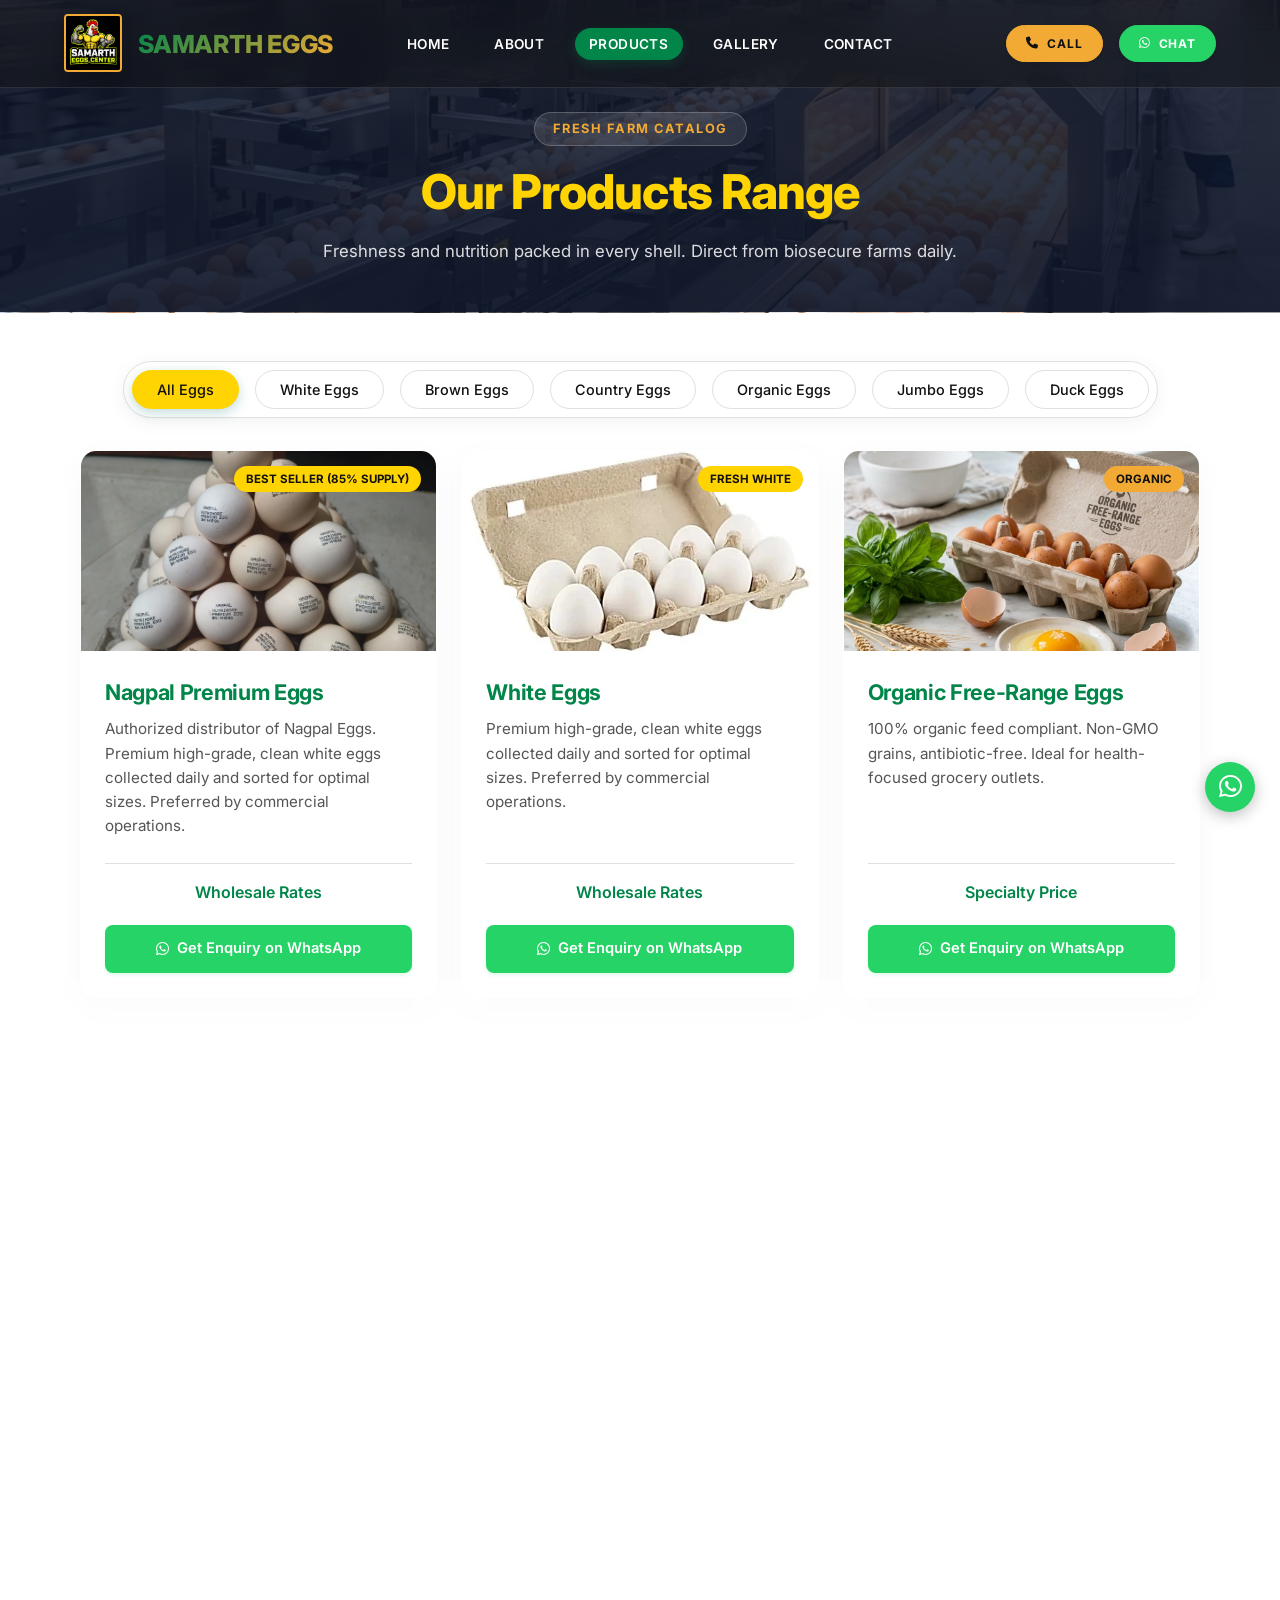
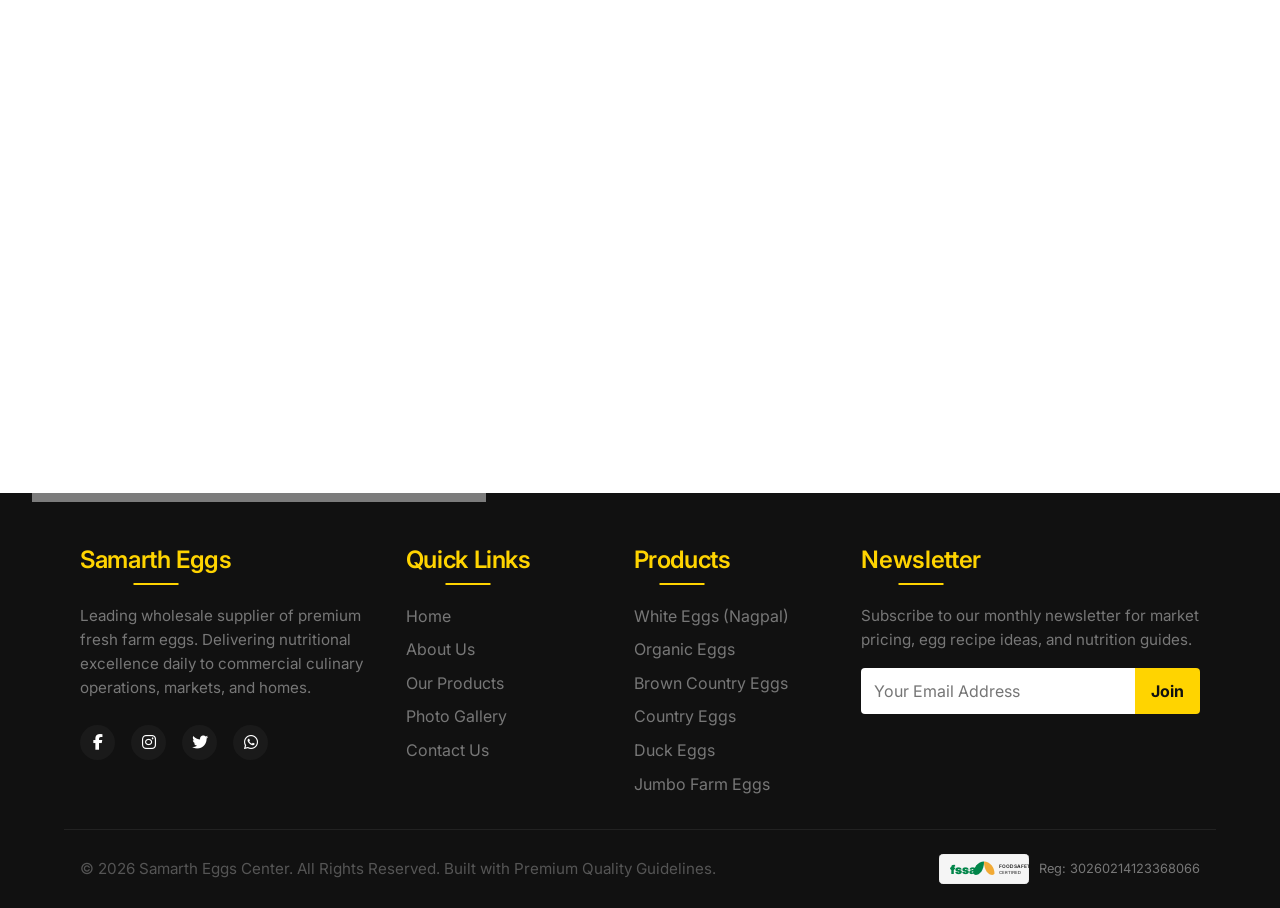
<file: products.html>
<!DOCTYPE html>
<html lang="en">

<head>
  <meta charset="UTF-8">
  <meta name="viewport" content="width=device-width, initial-scale=1.0">
  <title>Our Products | Samarth Eggs Center - Wholesale &amp; Retail Eggs Mumbai</title>
  <meta name="description"
    content="Explore fresh farm eggs, Nagpal white eggs, organic eggs, brown country eggs, and duck eggs at wholesale and retail rates in Mumbai. Daily delivery.">
  <meta name="robots" content="index, follow, max-image-preview:large">
  <meta name="author" content="Anti Gravity">
  <meta name="theme-color" content="#f4b400">

  <!-- Resource Hints & Preconnects -->
  <link rel="preconnect" href="https://fonts.googleapis.com">
  <link rel="preconnect" href="https://fonts.gstatic.com" crossorigin>
  <link rel="preconnect" href="https://cdnjs.cloudflare.com" crossorigin>

  <!-- Canonical & Social Metas -->
  <link rel="canonical" href="https://samartheggscenter.com/products.html">
  <meta property="og:locale" content="en_US">
  <meta property="og:site_name" content="Samarth Eggs Center">
  <meta property="og:title" content="Our Products | Samarth Eggs Center - Wholesale &amp; Retail Eggs Mumbai">
  <meta property="og:description"
    content="Explore fresh farm eggs, Nagpal white eggs, organic eggs, brown country eggs, and duck eggs at wholesale and retail rates in Mumbai.">
  <meta property="og:type" content="website">
  <meta property="og:url" content="https://samartheggscenter.com/products.html">
  <meta property="og:image" content="https://samartheggscenter.com/assets/images/logo/logo.webp">
  <meta name="twitter:card" content="summary_large_image">
  <meta name="twitter:title" content="Our Products | Samarth Eggs Center">
  <meta name="twitter:description"
    content="Explore fresh farm eggs, Nagpal white eggs, organic eggs, brown country eggs, and duck eggs at wholesale and retail rates in Mumbai.">
  <meta name="twitter:image" content="https://samartheggscenter.com/assets/images/logo/logo.webp">

  <!-- Favicon Set & PWA Manifest -->
  <link rel="manifest" href="manifest.json">
  <link rel="icon" type="image/webp" sizes="32x32" href="assets/images/logo/logo.webp">
  <link rel="apple-touch-icon" href="assets/images/logo/logo.webp">

  <!-- Icons CDN & CSS -->
  <link rel="stylesheet" href="https://cdnjs.cloudflare.com/ajax/libs/font-awesome/6.4.0/css/all.min.css">
  <link rel="stylesheet" href="assets/css/style.css">
  <link rel="stylesheet" href="assets/css/responsive.css">

  <!-- ItemList, Product & BreadcrumbList JSON-LD Schema (Compliant & Real) -->
  <script type="application/ld+json">
  [
    {
      "@context": "https://schema.org",
      "@type": "ItemList",
      "name": "Samarth Eggs Product Catalog",
      "itemListElement": [
        {
          "@type": "ListItem",
          "position": 1,
          "item": {
            "@type": "Product",
            "name": "Nagpal Premium White Eggs",
            "description": "Authorized distributor of Nagpal Eggs. Premium high-grade, clean white eggs collected daily.",
            "brand": { "@type": "Brand", "name": "Nagpal Eggs" },
            "offers": {
              "@type": "Offer",
              "priceCurrency": "INR",
              "availability": "https://schema.org/InStock"
            }
          }
        },
        {
          "@type": "ListItem",
          "position": 2,
          "item": {
            "@type": "Product",
            "name": "Organic Farm Eggs",
            "description": "100% organic cage-free eggs raised on natural feed without synthetic hormones or antibiotics.",
            "brand": { "@type": "Brand", "name": "Samarth Eggs" },
            "offers": {
              "@type": "Offer",
              "priceCurrency": "INR",
              "availability": "https://schema.org/InStock"
            }
          }
        },
        {
          "@type": "ListItem",
          "position": 3,
          "item": {
            "@type": "Product",
            "name": "Brown Country Eggs (Desi Eggs)",
            "description": "Rich nutrient-dense brown eggs harvested from free-roaming country hens.",
            "brand": { "@type": "Brand", "name": "Samarth Eggs" },
            "offers": {
              "@type": "Offer",
              "priceCurrency": "INR",
              "availability": "https://schema.org/InStock"
            }
          }
        }
      ]
    },
    {
      "@context": "https://schema.org",
      "@type": "BreadcrumbList",
      "itemListElement": [
        {
          "@type": "ListItem",
          "position": 1,
          "name": "Home",
          "item": "https://samartheggscenter.com/index.html"
        },
        {
          "@type": "ListItem",
          "position": 2,
          "name": "Products",
          "item": "https://samartheggscenter.com/products.html"
        }
      ]
    }
  ]
  </script>
  <style>
    .filter-bar {
      display: flex;
      justify-content: center;
      flex-wrap: wrap;
      gap: var(--spacing-sm);
      margin-bottom: var(--spacing-xl);
    }

    .filter-btn {
      padding: 0.6rem 1.5rem;
      border: 1px solid var(--gray-border);
      border-radius: var(--radius-full);
      background: var(--white);
      cursor: pointer;
      font-weight: 500;
      transition: var(--transition-fast);
    }

    .filter-btn.active,
    .filter-btn:hover {
      background-color: var(--primary);
      border-color: var(--primary);
      color: var(--dark);
    }
  </style>
</head>

<body>

  <!-- Preloader -->
  <div id="preloader">
    <div class="loader"></div>
  </div>

  <!-- Scroll Progress -->
  <div id="scroll-progress"></div>

  <!-- Header -->
  <header class="scrolled">
    <div class="container navbar">
      <a href="index.html" class="logo" style="display: flex; align-items: center; gap: var(--spacing-sm);">
        <img src="assets/images/logo/logo.webp" alt="Samarth Eggs Mascot Logo">
        <span class="logo-text">SAMARTH EGGS</span>
      </a>

      <button class="mobile-menu-toggle" aria-label="Toggle Navigation" aria-expanded="false" aria-controls="nav-links">
        <span></span>
        <span></span>
        <span></span>
        <span></span>
      </button>

      <ul class="nav-links" id="nav-links">
        <li><a href="index.html">Home</a></li>
        <li><a href="about.html">About</a></li>
        <li><a href="products.html" class="active">Products</a></li>
        <li><a href="gallery.html">Gallery</a></li>
        <li><a href="contact.html">Contact</a></li>
        <li class="mobile-only-action" style="margin-top: var(--spacing-md);"><a href="tel:+918080515150"
            class="btn btn-primary"><i class="fas fa-phone"></i> Call Us</a></li>
        <li class="mobile-only-action" style="margin-top: var(--spacing-xs);"><a href="#"
            class="btn btn-secondary whatsapp-chat-trigger"><i class="fab fa-whatsapp"></i> Chat WhatsApp</a></li>
      </ul>

      <div class="nav-actions">
        <a href="tel:+918080515150" class="btn btn-primary" style="padding: 0.5rem 1.2rem; font-size: 0.75rem;"><i
            class="fas fa-phone"></i> Call</a>
        <a href="#" class="btn btn-secondary whatsapp-chat-trigger"
          style="padding: 0.5rem 1.2rem; font-size: 0.75rem;"><i class="fab fa-whatsapp"></i> Chat</a>
      </div>
    </div>
  </header>

  <!-- Products Banner Header -->
  <div class="page-header products-header-bg">
    <div class="container">
      <span class="hero-eyebrow"
        style="background: rgba(255, 255, 255, 0.1); border-color: rgba(255, 255, 255, 0.2); color: var(--nagpal-yellow); margin-bottom: 0.5rem;">Fresh
        Farm Catalog</span>
      <h1>Our Products Range</h1>
      <p style="color: rgba(255, 255, 255, 0.85);">Freshness and nutrition packed in every shell. Direct from biosecure
        farms daily.</p>
    </div>
  </div>

  <!-- Products Catalog -->
  <section class="section-padding">
    <div class="container">
      <!-- Catalog Filter -->
      <div class="filter-bar">
        <button class="filter-btn active" onclick="filterProducts('all', this)">All Eggs</button>
        <button class="filter-btn" onclick="filterProducts('white', this)">White Eggs</button>
        <button class="filter-btn" onclick="filterProducts('brown', this)">Brown Eggs</button>
        <button class="filter-btn" onclick="filterProducts('country', this)">Country Eggs</button>
        <button class="filter-btn" onclick="filterProducts('organic', this)">Organic Eggs</button>
        <button class="filter-btn" onclick="filterProducts('jumbo', this)">Jumbo Eggs</button>
        <button class="filter-btn" onclick="filterProducts('duck', this)">Duck Eggs</button>
      </div>

      <!-- Products Grid -->
      <div class="product-grid" id="catalog-grid">
        <!-- Card 11 -->
        <div class="product-card" data-category="white">
          <div class="product-image">
            <img src="assets/images/products/nagpal-white-pyramid.webp" alt="White Eggs" loading="lazy">
            <span class="product-tag"
              style="background-color: var(--primary); color: var(--dark); font-weight: 700;">Best Seller (85%
              Supply)</span>
          </div>
          <div class="product-details-content">
            <h3 class="product-title"
              style="color: var(--nagpal-green); font-family: var(--font-headings); font-weight: 700;">Nagpal Premium
              Eggs</h3>
            <p>Authorized distributor of Nagpal Eggs. Premium high-grade, clean white eggs collected daily and sorted
              for optimal sizes. Preferred by commercial operations.</p>
            <div class="product-meta" style="margin-bottom: var(--spacing-xs); display: flex; justify-content: center;">
              <span class="product-price" style="color: var(--nagpal-green); font-weight: 600;">Wholesale Rates</span>
            </div>
            <a href="https://wa.me/917738515150?text=Hello%20Samarth%20Eggs%2C%20I%20would%20like%20to%20get%20an%20enquiry%20for%20Nagpal%20Premium%20White%20Eggs."
              target="_blank" class="whatsapp-btn">
              <i class="fab fa-whatsapp"></i> Get Enquiry on WhatsApp
            </a>
          </div>
        </div>

        <!-- Card 1 -->
        <div class="product-card" data-category="white">
          <div class="product-image">
            <img src="assets/images/products/white-eggs.webp" alt="White Eggs" loading="lazy">
            <span class="product-tag"
              style="background-color: var(--primary); color: var(--dark); font-weight: 700;">Fresh White</span>
          </div>
          <div class="product-details-content">
            <h3 class="product-title"
              style="color: var(--nagpal-green); font-family: var(--font-headings); font-weight: 700;">
              White Eggs</h3>
            <p>Premium high-grade, clean white eggs collected daily and sorted
              for optimal sizes. Preferred by commercial operations.</p>
            <div class="product-meta" style="margin-bottom: var(--spacing-xs); display: flex; justify-content: center;">
              <span class="product-price" style="color: var(--nagpal-green); font-weight: 600;">Wholesale Rates</span>
            </div>
            <a href="https://wa.me/917738515150?text=Hello%20Samarth%20Eggs%2C%20I%20would%20like%20to%20get%20an%20enquiry%20for%20Nagpal%20Premium%20White%20Eggs."
              target="_blank" class="whatsapp-btn">
              <i class="fab fa-whatsapp"></i> Get Enquiry on WhatsApp
            </a>
          </div>
        </div>

        <!-- Card 2 -->
        <div class="product-card" data-category="organic">
          <div class="product-image">
            <img src="assets/images/products/organic-eggs.webp" alt="Organic Free-Range Eggs" loading="lazy">
            <span class="product-tag">Organic</span>
          </div>
          <div class="product-details-content">
            <h3 class="product-title"
              style="color: var(--nagpal-green); font-family: var(--font-headings); font-weight: 700;">Organic
              Free-Range Eggs</h3>
            <p>100% organic feed compliant. Non-GMO grains, antibiotic-free. Ideal for health-focused grocery outlets.
            </p>
            <div class="product-meta" style="margin-bottom: var(--spacing-xs); display: flex; justify-content: center;">
              <span class="product-price" style="color: var(--nagpal-green); font-weight: 600;">Specialty Price</span>
            </div>
            <a href="https://wa.me/917738515150?text=Hello%20Samarth%20Eggs%2C%20I%20would%20like%20to%20get%20an%20enquiry%20for%20Organic%20Free-Range%20Eggs."
              target="_blank" class="whatsapp-btn">
              <i class="fab fa-whatsapp"></i> Get Enquiry on WhatsApp
            </a>
          </div>
        </div>

        <!-- Card 3 -->
        <div class="product-card" data-category="brown">
          <div class="product-image">
            <img src="assets/images/products/brown-eggs.webp" alt="Premium Brown Eggs" loading="lazy">
            <span class="product-tag">Free-Range</span>
          </div>
          <div class="product-details-content">
            <h3 class="product-title"
              style="color: var(--nagpal-green); font-family: var(--font-headings); font-weight: 700;">Premium Brown
              Eggs</h3>
            <p>Rich amber colored shells from organic free range layers. Exceptionally firm yolk profile preferred by
              bakers.</p>
            <div class="product-meta" style="margin-bottom: var(--spacing-xs); display: flex; justify-content: center;">
              <span class="product-price" style="color: var(--nagpal-green); font-weight: 600;">Wholesale Rates</span>
            </div>
            <a href="https://wa.me/917738515150?text=Hello%20Samarth%20Eggs%2C%20I%20would%20like%20to%20get%20an%20enquiry%20for%20Premium%20Brown%20Eggs."
              target="_blank" class="whatsapp-btn">
              <i class="fab fa-whatsapp"></i> Get Enquiry on WhatsApp
            </a>
          </div>
        </div>

        <!-- Card 4 -->
        <div class="product-card" data-category="country">
          <div class="product-image">
            <img src="assets/images/products/country-eggs.webp" alt="Country Eggs" loading="lazy">
            <span class="product-tag">Country Breed</span>
          </div>
          <div class="product-details-content">
            <h3 class="product-title"
              style="color: var(--nagpal-green); font-family: var(--font-headings); font-weight: 700;">Country Eggs</h3>
            <p>Pure country eggs sourced from smallholders. Rich earthy flavors, ideal for high protein dietary intake.
            </p>
            <div class="product-meta" style="margin-bottom: var(--spacing-xs); display: flex; justify-content: center;">
              <span class="product-price" style="color: var(--nagpal-green); font-weight: 600;">Premium Rates</span>
            </div>
            <a href="https://wa.me/917738515150?text=Hello%20Samarth%20Eggs%2C%20I%20would%20like%20to%20get%20an%20enquiry%20for%20Country%20Eggs."
              target="_blank" class="whatsapp-btn">
              <i class="fab fa-whatsapp"></i> Get Enquiry on WhatsApp
            </a>
          </div>
        </div>

        <!-- Card 5 -->
        <div class="product-card" data-category="jumbo">
          <div class="product-image">
            <img src="assets/images/products/protein-eggs.webp" alt="Jumbo Farm Eggs" loading="lazy">
            <span class="product-tag">Jumbo size</span>
          </div>
          <div class="product-details-content">
            <h3 class="product-title"
              style="color: var(--nagpal-green); font-family: var(--font-headings); font-weight: 700;">Jumbo Farm Eggs
            </h3>
            <p>Specially selected oversized eggs (60g+). Perfect for diner poaching and high albumen volume recipes.</p>
            <div class="product-meta" style="margin-bottom: var(--spacing-xs); display: flex; justify-content: center;">
              <span class="product-price" style="color: var(--nagpal-green); font-weight: 600;">Jumbo Price</span>
            </div>
            <a href="https://wa.me/917738515150?text=Hello%20Samarth%20Eggs%2C%20I%20would%20like%20to%20get%20an%20enquiry%20for%20Jumbo%20Farm%20Eggs."
              target="_blank" class="whatsapp-btn">
              <i class="fab fa-whatsapp"></i> Get Enquiry on WhatsApp
            </a>
          </div>
        </div>

        <!-- Card 6 -->
        <div class="product-card" data-category="duck">
          <div class="product-image">
            <img src="assets/images/products/duck-eggs.webp" alt="Fresh Duck Eggs" loading="lazy">
            <span class="product-tag">Specialty</span>
          </div>
          <div class="product-details-content">
            <h3 class="product-title"
              style="color: var(--nagpal-green); font-family: var(--font-headings); font-weight: 700;">Fresh Duck Eggs
            </h3>
            <p>Larger than chicken eggs, high fat content and thick albumen. Excellent culinary performance for chefs.
            </p>
            <div class="product-meta" style="margin-bottom: var(--spacing-xs); display: flex; justify-content: center;">
              <span class="product-price" style="color: var(--nagpal-green); font-weight: 600;">Specialty Price</span>
            </div>
            <a href="https://wa.me/917738515150?text=Hello%20Samarth%20Eggs%2C%20I%20would%20like%20to%20get%20an%20enquiry%20for%20Fresh%20Duck%20Eggs."
              target="_blank" class="whatsapp-btn">
              <i class="fab fa-whatsapp"></i> Get Enquiry on WhatsApp
            </a>
          </div>
        </div>
      </div>
    </div>
  </section>

  <!-- Footer -->
  <footer>
    <div class="container footer-grid">
      <div class="footer-col">
        <h3>Samarth Eggs</h3>
        <p style="color: var(--gray);">Leading wholesale supplier of premium fresh farm eggs. Delivering nutritional
          excellence daily to commercial culinary operations, markets, and homes.</p>
        <div class="footer-socials">
          <a href="#"><i class="fab fa-facebook-f"></i></a>
          <a href="#"><i class="fab fa-instagram"></i></a>
          <a href="#"><i class="fab fa-twitter"></i></a>
          <a href="#" class="whatsapp-chat-trigger"><i class="fab fa-whatsapp"></i></a>
        </div>
      </div>
      <div class="footer-col">
        <h3>Quick Links</h3>
        <ul class="footer-links">
          <li><a href="index.html">Home</a></li>
          <li><a href="about.html">About Us</a></li>
          <li><a href="products.html">Our Products</a></li>
          <li><a href="gallery.html">Photo Gallery</a></li>
          <li><a href="contact.html">Contact Us</a></li>
        </ul>
      </div>
      <div class="footer-col">
        <h3>Products</h3>
        <ul class="footer-links">
          <li><a href="javascript:void(0)"
              onclick="filterProducts('white', document.querySelectorAll('.filter-btn')[1])">White Eggs (Nagpal)</a>
          </li>
          <li><a href="javascript:void(0)"
              onclick="filterProducts('organic', document.querySelectorAll('.filter-btn')[4])">Organic Eggs</a></li>
          <li><a href="javascript:void(0)"
              onclick="filterProducts('brown', document.querySelectorAll('.filter-btn')[2])">Brown Country Eggs</a></li>
          <li><a href="javascript:void(0)"
              onclick="filterProducts('country', document.querySelectorAll('.filter-btn')[3])">Country Eggs</a></li>
          <li><a href="javascript:void(0)"
              onclick="filterProducts('duck', document.querySelectorAll('.filter-btn')[6])">Duck Eggs</a></li>
          <li><a href="javascript:void(0)"
              onclick="filterProducts('jumbo', document.querySelectorAll('.filter-btn')[5])">Jumbo Farm Eggs</a></li>
        </ul>
      </div>
      <div class="footer-col">
        <h3>Newsletter</h3>
        <p style="color: var(--gray);">Subscribe to our monthly newsletter for market pricing, egg recipe ideas, and
          nutrition guides.</p>
        <form class="newsletter-form" action="#" method="POST"
          onsubmit="event.preventDefault(); alert('Subscribed successfully!'); this.reset();">
          <input type="email" placeholder="Your Email Address" required>
          <button type="submit">Join</button>
        </form>
      </div>
    </div>
    <div class="container footer-bottom"
      style="display: flex; justify-content: space-between; align-items: center; flex-wrap: wrap; gap: var(--spacing-sm);">
      <p style="margin: 0;">&copy; 2026 Samarth Eggs Center. All Rights Reserved. Built with Premium Quality Guidelines.
      </p>
      <div style="display: flex; align-items: center; gap: 10px;">
        <svg xmlns="http://www.w3.org/2000/svg" viewBox="0 0 300 100" width="90" height="30"
          style="vertical-align: middle;">
          <rect width="300" height="100" rx="15" fill="#f5f5f5" stroke="#e0e0e0" stroke-width="2" />
          <text x="35" y="65" font-family="'Inter', sans-serif" font-weight="900" font-size="42"
            fill="#018549">fssai</text>
          <path d="M150 25 C170 25, 185 45, 185 65 C185 67, 180 70, 178 70 C165 70, 150 55, 150 25 Z" fill="#f2aa34" />
          <path d="M150 25 C130 25, 115 45, 115 65 C115 67, 120 70, 122 70 C135 70, 150 55, 150 25 Z" fill="#018549" />
          <text x="200" y="45" font-family="'Inter', sans-serif" font-weight="700" font-size="16" fill="#333">FOOD
            SAFETY</text>
          <text x="200" y="65" font-family="'Inter', sans-serif" font-weight="700" font-size="14"
            fill="#666">CERTIFIED</text>
        </svg>
        <span style="font-size: 0.8rem; color: var(--gray);">Reg: 30260214123368066</span>
      </div>
    </div>
  </footer>

  <button id="back-to-top" aria-label="Back to Top"><i class="fas fa-chevron-up"></i></button>

  <!-- Floating WhatsApp Widget -->
  <a href="https://wa.me/917738515150?text=Hello%20Samarth%20Eggs%20Center%2C%20I%20would%20like%20to%20make%20an%20inquiry%20regarding%20farm-fresh%20eggs%20supply."
    class="whatsapp-float" target="_blank" aria-label="Chat on WhatsApp">
    <i class="fab fa-whatsapp"></i>
  </a>

  <script src="assets/js/main.js" defer></script>
  <script src="assets/js/navbar.js" defer></script>
  <script src="assets/js/lazyload.js" defer></script>
  <script src="assets/js/scroll.js" defer></script>
  <script src="assets/js/contact.js" defer></script>
  <script>
    function filterProducts(category, buttonEl) {
      if (!buttonEl) return;
      document.querySelectorAll('.filter-btn').forEach(btn => btn.classList.remove('active'));
      buttonEl.classList.add('active');

      const cards = document.querySelectorAll('#catalog-grid .product-card');
      cards.forEach(card => {
        const itemCategory = card.getAttribute('data-category');
        if (category === 'all' || itemCategory === category) {
          card.style.display = '';
          setTimeout(() => { card.style.opacity = '1'; card.style.transform = 'scale(1)'; }, 50);
        } else {
          card.style.opacity = '0';
          card.style.transform = 'scale(0.9)';
          setTimeout(() => { card.style.display = 'none'; }, 200);
        }
      });
    }

    document.addEventListener('DOMContentLoaded', () => {
      const urlParams = new URLSearchParams(window.location.search);
      const filterParam = urlParams.get('filter');
      if (filterParam) {
        const targetBtn = Array.from(document.querySelectorAll('.filter-btn')).find(btn =>
          btn.getAttribute('onclick') && btn.getAttribute('onclick').includes(`'${filterParam}'`)
        );
        if (targetBtn) {
          filterProducts(filterParam, targetBtn);
        }
      }
    });
  </script>
</body>

</html>
</file>
<file: assets/css/style.css>
/* style.css - Central Imports & Structural Layouts */
@import url('variables.css');
@import url('animations.css');
@import url('components.css');
@import url('utilities.css');

/* CSS Reset & Defaults */
*,
*::before,
*::after {
  box-sizing: border-box;
  margin: 0;
  padding: 0;
}

html,
body {
  scroll-behavior: smooth;
  font-size: 16px;
  background-color: var(--white);
  color: var(--dark);
  font-family: var(--font-body);
  line-height: 1.6;
  -webkit-font-smoothing: antialiased;
  -moz-osx-font-smoothing: grayscale;
  overflow-x: hidden;
  max-width: 100%;
  width: 100%;
}

h1 {
  font-size: clamp(2rem, 3.5vw, 2.75rem);
  font-weight: 800;
  letter-spacing: -0.025em;
}

h2 {
  font-size: clamp(1.5rem, 2.5vw, 1.95rem);
  font-weight: 700;
  letter-spacing: -0.02em;
  line-height: 1.25;
}

h3 {
  font-size: 1.2rem;
  font-weight: 600;
  letter-spacing: -0.015em;
}

p {
  margin-bottom: var(--spacing-sm);
  font-size: 0.95rem;
  color: #555555;
}

a {
  text-decoration: none;
  color: inherit;
  transition: var(--transition-fast);
}

button,
input,
textarea,
select {
  font-family: inherit;
  font-size: inherit;
  outline: none;
}

/* Page Containers */
.container {
  width: 90%;
  max-width: var(--container-max-width);
  margin: 0 auto;
  padding: 0 var(--spacing-sm);
}

.grid-2 {
  display: grid;
  grid-template-columns: repeat(2, 1fr);
  gap: var(--spacing-md);
}

.grid-3 {
  display: grid;
  grid-template-columns: repeat(3, 1fr);
  gap: var(--spacing-md);
}

.product-grid {
  display: grid;
  grid-template-columns: repeat(3, 1fr);
  gap: var(--spacing-md);
}

.grid-4 {
  display: grid;
  grid-template-columns: repeat(4, 1fr);
  gap: var(--spacing-md);
}

.section-padding {
  padding: var(--spacing-xxl) 0;
}

/* Preloader */
#preloader {
  position: fixed;
  top: 0;
  left: 0;
  width: 100%;
  height: 100%;
  background-color: var(--dark);
  display: flex;
  justify-content: center;
  align-items: center;
  z-index: 9999;
  pointer-events: auto;
  transition: opacity 0.5s ease, visibility 0.5s ease;
}

.loader {
  width: 50px;
  height: 50px;
  border: 5px solid rgba(255, 212, 0, 0.1);
  border-top-color: var(--primary);
  border-radius: 50%;
  animation: preloaderSpin 1s linear infinite;
}

/* Top Notification Bar */
.top-bar {
  background-color: var(--dark-light);
  color: var(--primary);
  font-size: 0.85rem;
  padding: 10px 0;
  font-weight: 600;
  letter-spacing: 0.3px;
  border-bottom: 1px solid rgba(255, 255, 255, 0.08);
}

.top-bar-content {
  display: grid;
  grid-template-columns: 1fr auto 1fr;
  align-items: center;
  width: 100%;
  color: var(--primary);
}

.top-bar-left,
.top-bar-center,
.top-bar-right,
.top-bar span,
.top-bar a,
.top-bar i {
  color: var(--primary) !important;
}

.top-bar-left {
  text-align: left;
}

.top-bar-left i,
.top-bar-center i {
  color: var(--primary) !important;
  margin-right: 6px;
}

.top-bar-center {
  text-align: center;
  font-weight: 600;
}

.top-bar-right {
  text-align: right;
}

.top-bar-right a {
  white-space: nowrap !important;
  font-weight: 700;
  color: var(--primary) !important;
  display: inline-flex;
  align-items: center;
  gap: 6px;
}

/* Navigation Header - Upgraded 2026 Premium Design */
header {
  position: fixed;
  top: 0;
  left: 0;
  width: 100%;
  z-index: 1000;
  transition: all 0.3s cubic-bezier(0.16, 1, 0.3, 1);
  background: rgba(17, 17, 17, 0.45);
  backdrop-filter: blur(24px);
  -webkit-backdrop-filter: blur(24px);
  border-bottom: 1px solid rgba(255, 255, 255, 0.1);
  padding: 0.9rem 0;
  /* Ensures navbar height is around 80px-84px */
}

.navbar {
  display: flex;
  justify-content: space-between;
  align-items: center;
  padding: 0;
}

.logo {
  display: flex;
  align-items: center;
  gap: 10px;
  /* Reduced gap between logo and text */
  flex-shrink: 0;
  white-space: nowrap;
  transition: transform var(--transition-fast);
}

.logo:hover {
  transform: scale(1.02);
}

.logo img {
  height: 58px;
  /* Increased logo size slightly */
  width: auto;
  object-fit: contain;
  border-radius: var(--radius-sm);
  border: 2px solid var(--nagpal-yellow);
  box-shadow: 0 4px 12px rgba(0, 0, 0, 0.1);
  transition: border-color 0.3s ease;
}

.logo-text {
  font-family: var(--font-headings);
  font-size: 1.55rem;
  font-weight: 800;
  letter-spacing: -0.01em;
  /* Tighter letter spacing */
  background: linear-gradient(135deg, var(--nagpal-green) 0%, var(--nagpal-yellow) 100%);
  background-clip: text;
  -webkit-background-clip: text;
  -webkit-text-fill-color: transparent;
  text-transform: uppercase;
  white-space: nowrap;
  display: inline-block;
  margin-top: 2px;
  /* Center alignment alignment helper */
}

/* Nav links styling */
.nav-links {
  display: flex;
  list-style: none;
  gap: 1rem;
  /* Reduced horizontal gaps */
  align-items: center;
  margin: 0;
  padding: 0;
}

.nav-links a {
  font-weight: 600;
  /* Font weight 600-700 */
  text-transform: uppercase;
  font-size: 0.85rem;
  /* Slightly reduced size */
  letter-spacing: 0.03em;
  /* Letter spacing 0.02-0.04em */
  padding: 0.5rem 0.9rem;
  /* Reduced active background padding */
  color: var(--white);
  border-radius: var(--radius-full);
  transition: all var(--transition-normal);
  position: relative;
}

.nav-links a:hover {
  color: var(--nagpal-yellow) !important;
  background: rgba(255, 255, 255, 0.08);
}

.nav-links a.active {
  color: var(--white) !important;
  background: var(--nagpal-green);
  box-shadow: 0 4px 12px rgba(1, 133, 73, 0.25);
  /* Subtle shadow */
}

/* Nav Actions - CTAs */
.nav-actions {
  display: flex;
  align-items: center;
  gap: var(--spacing-sm);
  margin-left: 2.5rem;
  /* Separation spacing from navigation links */
}

.nav-actions .btn {
  font-weight: 700;
  text-transform: uppercase;
  font-size: 0.8rem;
  letter-spacing: 0.8px;
  border-radius: var(--radius-full);
  padding: 10px 20px;
  /* Identical height and padding */
  transition: all var(--transition-fast);
  box-shadow: var(--shadow-sm);
  /* Soft shadow */
}

.nav-actions .btn:hover {
  transform: translateY(-2px);
  /* Slight hover lift */
}

.nav-actions .btn:active {
  transform: scale(0.96) translateY(0);
  /* Pressed state */
}

.nav-actions .btn-primary {
  background: var(--nagpal-yellow);
  color: var(--dark) !important;
  border: 1px solid var(--nagpal-yellow);
}

.nav-actions .btn-primary:hover {
  background: var(--white);
  color: var(--nagpal-green) !important;
  border-color: var(--white);
  box-shadow: 0 6px 20px rgba(242, 170, 52, 0.2);
}

.nav-actions .btn-secondary {
  background: var(--whatsapp-green);
  color: var(--white) !important;
  border: 1px solid var(--whatsapp-green);
}

.nav-actions .btn-secondary:hover {
  background: var(--whatsapp-green-hover);
  border-color: var(--whatsapp-green-hover);
  box-shadow: 0 6px 20px rgba(37, 211, 102, 0.25);
}

/* Scrolled State */
header.scrolled {
  background: rgba(255, 255, 255, 0.88);
  /* Darker glass backdrop on light scroll */
  backdrop-filter: blur(24px);
  -webkit-backdrop-filter: blur(24px);
  box-shadow: 0 8px 30px rgba(0, 0, 0, 0.05);
  border-bottom: 1px solid rgba(255, 255, 255, 0.5);
  padding: 0.55rem 0;
  /* Ensures scrolled navbar height is around 68px-72px */
}

header.scrolled .nav-links a {
  color: var(--dark);
}

header.scrolled .nav-links a:hover {
  background: rgba(1, 133, 73, 0.06);
  color: var(--nagpal-green) !important;
}

header.scrolled .nav-links a.active {
  color: var(--white) !important;
  background: var(--nagpal-green);
}

header.transparent-dark {
  background: rgba(17, 17, 17, 0.45);
  /* Dark glass overlay behind default transparent navbar */
  backdrop-filter: blur(20px);
  -webkit-backdrop-filter: blur(20px);
  border-bottom-color: rgba(255, 255, 255, 0.1);
}

header.transparent-dark .nav-links a {
  color: var(--white);
}


/* Mobile Toggle Hamburger Animation */
.mobile-menu-toggle {
  display: none;
  background: none;
  border: none;
  cursor: pointer;
  padding: 8px;
  position: relative;
  width: 40px;
  height: 40px;
  z-index: 1001;
}

.mobile-menu-toggle span {
  display: block;
  position: absolute;
  height: 3px;
  width: 24px;
  background: var(--white);
  border-radius: 9px;
  opacity: 1;
  left: 8px;
  transform: rotate(0deg);
  transition: all 0.25s cubic-bezier(0.16, 1, 0.3, 1);
}

header.scrolled .mobile-menu-toggle span {
  background: var(--dark);
}

.mobile-menu-toggle span:nth-child(1) {
  top: 12px;
}

.mobile-menu-toggle span:nth-child(2),
.mobile-menu-toggle span:nth-child(3) {
  top: 19px;
}

.mobile-menu-toggle span:nth-child(4) {
  top: 26px;
}

/* Opened State Hamburger */
.mobile-menu-toggle.open span {
  background: var(--white) !important;
}

.mobile-menu-toggle.open span:nth-child(1) {
  top: 19px;
  width: 0%;
  left: 50%;
}

.mobile-menu-toggle.open span:nth-child(2) {
  transform: rotate(45deg);
}

.mobile-menu-toggle.open span:nth-child(3) {
  transform: rotate(-45deg);
}

.mobile-menu-toggle.open span:nth-child(4) {
  top: 19px;
  width: 0%;
  left: 50%;
}

/* Keyboard accessibility: focus ring */
a:focus-visible,
button:focus-visible {
  outline: 3px solid var(--primary);
  outline-offset: 3px;
}

/* Premium Inner Page Header Banner System */
.page-header {
  position: relative;
  padding: 7rem 1rem 3rem 1rem;
  color: var(--white);
  text-align: center;
  background-size: cover;
  background-position: center;
  background-repeat: no-repeat;
  border-bottom: 1px solid rgba(255, 255, 255, 0.1);
  overflow: hidden;
}

.page-header::before {
  content: '';
  position: absolute;
  top: 0;
  left: 0;
  width: 100%;
  height: 100%;
  background: linear-gradient(180deg, rgba(15, 23, 42, 0.82) 0%, rgba(15, 23, 42, 0.92) 100%);
  z-index: 1;
}

.page-header .container {
  position: relative;
  z-index: 2;
  max-width: 800px;
  margin-inline: auto;
}

.page-header h1 {
  font-family: var(--font-headings);
  font-size: clamp(2.2rem, 4.2vw, 3rem);
  color: var(--primary);
  margin-bottom: 0.5rem;
  letter-spacing: -0.02em;
}

.page-header p {
  color: rgba(255, 255, 255, 0.85);
  font-size: 1.05rem;
  line-height: 1.5;
  margin-bottom: 0;
}

/* Individual Page Specific Banners */
.about-header-bg {
  background-image: url('../images/about/farm-overview.webp');
}

.products-header-bg {
  background-image: url('../images/about/cold-storage.webp');
}

.gallery-header-bg {
  background-image: url('../images/about/packaging-line.webp');
}

.contact-header-bg {
  background-image: url('../images/about/workers-collect.webp');
}

/* Hero Section Styles - Premium Redesign */
.hero {
  height: 90vh;
  min-height: 560px;
  position: relative;
  display: flex;
  align-items: center;
  justify-content: flex-start;
  color: var(--white);
  overflow: hidden;
  text-align: left;
  background: url('../images/hero/hero-banner.webp') no-repeat center right / cover;
}

.hero-overlay {
  position: absolute;
  top: 0;
  left: 0;
  width: 100%;
  height: 100%;
  background: linear-gradient(90deg, rgba(0, 0, 0, 0.78) 0%, rgba(0, 0, 0, 0.45) 45%, rgba(0, 0, 0, 0.05) 100%);
  z-index: 1;
}

.hero-content {
  position: relative;
  z-index: 2;
  max-width: 620px;
  padding-top: 85px;
  margin-top: 0;
  margin-left: 0;
  padding-left: 4vw;
  text-align: left;
}

/* Eyebrow Badge */
.hero-eyebrow {
  display: inline-block;
  background: rgba(242, 170, 52, 0.15);
  border: 1px solid var(--nagpal-yellow);
  color: var(--nagpal-yellow);
  padding: 6px 18px;
  font-size: 0.8rem;
  font-weight: 700;
  text-transform: uppercase;
  letter-spacing: 1.5px;
  border-radius: var(--radius-full);
  margin-bottom: var(--spacing-sm);
}

/* Premium Main Title */
.hero-headline {
  font-family: var(--font-headings);
  font-size: clamp(2rem, 3.8vw, 2.75rem);
  font-weight: 800;
  line-height: 1.15;
  letter-spacing: -0.02em;
  color: var(--white);
  max-width: 580px;
  margin: 0 0 var(--spacing-sm) 0;
}

/* Supporting Paragraph */
.hero-desc {
  font-family: var(--font-body);
  font-size: 1.1rem;
  line-height: 1.6;
  color: rgba(255, 255, 255, 0.85);
  max-width: 520px;
  margin: 0 0 var(--spacing-md) 0;
}

.hero-btns {
  display: flex;
  justify-content: flex-start;
  gap: var(--spacing-sm);
  margin-bottom: var(--spacing-md);
}

/* Trust Badges */
.hero-trust {
  display: flex;
  justify-content: center;
  align-items: center;
  gap: var(--spacing-md);
  margin-top: var(--spacing-xl);
  background: rgba(17, 17, 17, 0.6);
  backdrop-filter: blur(8px);
  -webkit-backdrop-filter: blur(8px);
  border: 1px solid rgba(255, 255, 255, 0.08);
  padding: 16px 32px;
  border-radius: var(--radius-lg);
  width: fit-content;
  margin-left: auto;
  margin-right: auto;
  transition: all var(--transition-normal);
}

.hero-trust__item {
  display: flex;
  flex-direction: column;
  align-items: center;
}

.hero-trust__count {
  font-family: var(--font-headings);
  font-size: 1.5rem;
  font-weight: 700;
  color: var(--nagpal-yellow);
}

.hero-trust__label {
  font-family: var(--font-body);
  font-size: 0.75rem;
  color: rgba(255, 255, 255, 0.7);
  text-transform: uppercase;
  letter-spacing: 0.5px;
}

.hero-trust__separator {
  width: 1px;
  height: 30px;
  background: rgba(255, 255, 255, 0.15);
}

@media (max-width: 768px) {
  .hero-headline {
    font-size: 2.8rem;
  }

  .hero-desc {
    font-size: 1rem;
  }
}

@media (max-width: 576px) {
  .hero-trust {
    flex-direction: column;
    gap: var(--spacing-sm);
    padding: 16px 24px;
    width: 100%;
  }

  .hero-trust__separator {
    width: 60px;
    height: 1px;
  }
}

.hero-floating-eggs {
  position: absolute;
  width: 100%;
  height: 100%;
  top: 0;
  left: 0;
  pointer-events: none;
}

.floating-egg {
  position: absolute;
  opacity: 0.12;
  user-select: none;
}

.floating-egg-1 {
  top: 20%;
  left: 10%;
  width: 85px;
  animation: floatEgg 8s infinite ease-in-out;
}

.floating-egg-2 {
  top: 60%;
  right: 12%;
  width: 105px;
  animation: floatEgg 10s infinite ease-in-out 1.2s;
}

.floating-egg-3 {
  bottom: 15%;
  left: 20%;
  width: 65px;
  animation: floatEgg 6s infinite ease-in-out 2.5s;
}

/* Delivery Truck Micro Illustration Animation */
.truck-illustration-wrapper {
  position: absolute;
  bottom: 20px;
  left: -200px;
  width: 120px;
  opacity: 0.7;
  animation: driveTruck 12s linear infinite;
  z-index: 5;
}

@media (max-width: 992px) {
  .truck-illustration-wrapper {
    display: none;
  }
}

@keyframes driveTruck {
  0% {
    left: -200px;
  }

  100% {
    left: 110%;
  }
}


/* Stats Counter Layout */
.stats-section {
  background-color: #fdfdfd;
  background-image: radial-gradient(#e2e8f0 1.2px, transparent 1.2px);
  background-size: 24px 24px;
  color: var(--dark);
  padding: 5rem 0;
  text-align: center;
  overflow: hidden;
}

.stats-header {
  margin-bottom: var(--spacing-xl);
}

.stats-header h2 {
  font-size: 2.5rem;
  font-family: var(--font-headings);
  color: var(--dark);
  margin-bottom: var(--spacing-xs);
}

.stats-header p {
  color: var(--gray);
  font-size: 1.1rem;
}

.stat-card {
  background-color: var(--white);
  border: 1px solid #e2e8f0;
  border-radius: var(--radius-md);
  box-shadow: 0 4px 20px rgba(0, 0, 0, 0.04);
  padding: var(--spacing-lg) var(--spacing-md);
  text-align: center;
  position: relative;
  overflow: hidden;
  transition: var(--transition-medium);
  border-top: 5px solid transparent;
}

.stat-card:hover {
  transform: translateY(-5px);
  box-shadow: 0 10px 25px rgba(0, 0, 0, 0.08);
}

/* Card border top styling */
.stat-card.card-dark {
  border-top-color: #111827;
}

.stat-card.card-teal {
  border-top-color: #0d9488;
}

.stat-card.card-orange {
  border-top-color: #d97706;
}

.stat-card.card-purple {
  border-top-color: #7c3aed;
}

.stat-icon {
  font-size: 2.2rem;
  margin-bottom: var(--spacing-sm);
}

.stat-card.card-dark .stat-icon {
  color: #111827;
}

.stat-card.card-teal .stat-icon {
  color: #0d9488;
}

.stat-card.card-orange .stat-icon {
  color: #d97706;
}

.stat-card.card-purple .stat-icon {
  color: #7c3aed;
}

.stat-number {
  font-size: 3.5rem;
  font-family: var(--font-headings);
  color: var(--dark);
  line-height: 1.1;
  margin-bottom: var(--spacing-xs);
}

.stat-label {
  text-transform: uppercase;
  letter-spacing: 0.5px;
  font-size: 0.85rem;
  color: var(--gray);
  font-weight: 600;
}

/* Ensure stats section cards always stay side-by-side as smaller boxes */
.stats-section .grid-4 {
  display: grid;
  grid-template-columns: repeat(4, 1fr) !important;
  gap: var(--spacing-sm);
}

@media (max-width: 768px) {
  .stats-section .grid-4 {
    display: flex !important;
    flex-wrap: nowrap !important;
    overflow-x: auto !important;
    justify-content: flex-start !important;
    gap: var(--spacing-sm) !important;
    padding: 10px var(--spacing-xs);
    scrollbar-width: none;
    /* Hide standard scrollbar */
  }

  .stats-section .grid-4::-webkit-scrollbar {
    display: none;
    /* Hide Chrome/Safari scrollbar */
  }

  .stat-card {
    flex: 0 0 150px !important;
    padding: var(--spacing-md) var(--spacing-xs);
    border-top-width: 4px;
  }

  .stat-icon {
    font-size: 1.6rem;
    margin-bottom: 5px;
  }

  .stat-number {
    font-size: 1.8rem;
  }

  .stat-label {
    font-size: 0.65rem;
    letter-spacing: 0.5px;
  }
}

/* About Layout */
.about-summary {
  display: grid;
  grid-template-columns: 1fr 1.2fr;
  gap: var(--spacing-xl);
  align-items: center;
}

.about-image {
  position: relative;
  border-radius: var(--radius-lg);
  overflow: hidden;
  box-shadow: var(--shadow-premium);
}

.about-image img {
  width: 100%;
  height: auto;
  max-height: 480px;
  object-fit: contain;
  display: block;
}

.about-badge {
  position: absolute;
  bottom: 20px;
  left: 20px;
  right: auto;
  background: var(--nagpal-green, #0f766e);
  color: var(--white, #ffffff);
  padding: 14px 22px;
  border-radius: var(--radius-md);
  text-align: center;
  box-shadow: 0 10px 25px -5px rgba(0, 0, 0, 0.4);
  display: flex;
  flex-direction: column;
  align-items: center;
  justify-content: center;
  width: fit-content;
  max-width: fit-content;
  z-index: 2;
  border: 1px solid rgba(255, 255, 255, 0.15);
}

.about-badge span.badge-num,
.about-badge span:first-child {
  font-family: var(--font-headings);
  font-weight: 800;
  font-size: 1.8rem;
  color: var(--nagpal-yellow, #eab308);
  line-height: 1;
}

.about-badge span.badge-text,
.about-badge span:last-child {
  display: block;
  font-size: 0.75rem;
  text-transform: uppercase;
  font-weight: 700;
  letter-spacing: 0.5px;
  color: var(--white);
  margin-top: 4px;
}

/* Footer Section */
footer {
  background-color: var(--dark);
  color: var(--white);
  padding-top: var(--spacing-xxl);
  padding-bottom: var(--spacing-md);
}

.footer-grid {
  display: grid;
  grid-template-columns: 1.5fr 1fr 1fr 1.5fr;
  gap: var(--spacing-xl);
  margin-bottom: var(--spacing-xl);
}

.footer-col h3 {
  color: var(--primary);
  font-size: 1.5rem;
  margin-bottom: var(--spacing-md);
  position: relative;
  display: inline-block;
}

.footer-col h3::after {
  content: '';
  position: absolute;
  bottom: -5px;
  left: 50%;
  transform: translateX(-50%);
  width: 45px;
  height: 2px;
  background-color: var(--primary);
}

.footer-links {
  list-style: none;
  display: flex;
  flex-direction: column;
  gap: var(--spacing-xs);
}

.footer-links a {
  color: var(--gray);
}

.footer-links a:hover {
  color: var(--primary);
  padding-left: 5px;
}

.newsletter-form {
  display: flex;
  margin-top: var(--spacing-sm);
}

.newsletter-form input {
  flex: 1;
  padding: 0.8rem;
  border-radius: var(--radius-sm) 0 0 var(--radius-sm);
  border: none;
}

.newsletter-form button {
  background-color: var(--primary);
  color: var(--dark);
  padding: 0.8rem var(--spacing-sm);
  border: none;
  font-weight: 700;
  border-radius: 0 var(--radius-sm) var(--radius-sm) 0;
  cursor: pointer;
  transition: var(--transition-fast);
}

.newsletter-form button:hover {
  background-color: var(--primary-hover);
}

.footer-socials {
  display: flex;
  gap: var(--spacing-sm);
  margin-top: var(--spacing-md);
}

.footer-socials a {
  width: 35px;
  height: 35px;
  background-color: var(--dark-light);
  border-radius: 50%;
  display: flex;
  align-items: center;
  justify-content: center;
  color: var(--white);
  transition: var(--transition-fast);
}

.footer-socials a:hover {
  background-color: var(--primary);
  color: var(--dark);
}

.footer-bottom {
  border-top: 1px solid #222;
  padding-top: var(--spacing-md);
  text-align: center;
  color: var(--gray);
  font-size: 0.85rem;
}

/* Back to Top & Scroll Progress */
#back-to-top {
  position: fixed;
  bottom: 25px;
  right: -70px;
  width: 50px;
  height: 50px;
  background-color: var(--primary);
  color: var(--dark);
  border-radius: 50%;
  display: flex;
  align-items: center;
  justify-content: center;
  cursor: pointer;
  transition: right 0.4s ease, transform var(--transition-fast);
  z-index: 999;
  box-shadow: var(--shadow-md);
  border: none;
}

#back-to-top.show {
  right: 25px;
}

#back-to-top:hover {
  transform: translateY(-5px);
  background-color: var(--primary-hover);
}

#scroll-progress {
  position: fixed;
  top: 0;
  left: 0;
  height: 4px;
  background-color: var(--primary);
  z-index: 1001;
  width: 0%;
}

/* Hide mobile only drawer nav items on desktop */
.mobile-only-action {
  display: none;
}

/* Floating WhatsApp Widget */
.whatsapp-float {
  position: fixed;
  bottom: 88px;
  right: 25px;
  width: 50px;
  height: 50px;
  background-color: #25d366;
  color: #fff !important;
  border-radius: 50%;
  text-align: center;
  font-size: 26px;
  box-shadow: 0 4px 15px rgba(0, 0, 0, 0.25);
  z-index: 9999;
  display: flex;
  align-items: center;
  justify-content: center;
  text-decoration: none;
  transition: all 0.3s cubic-bezier(0.175, 0.885, 0.32, 1.275);
}

.whatsapp-float:hover {
  background-color: #128c7e;
  transform: scale(1.08) translateY(-2px);
}

.whatsapp-float::after {
  content: '';
  position: absolute;
  width: 100%;
  height: 100%;
  border-radius: 50%;
  border: 2px solid #25d366;
  top: 0;
  left: 0;
  box-sizing: border-box;
  animation: wa-pulse 1.8s infinite;
  opacity: 0;
}

@keyframes wa-pulse {
  0% {
    transform: scale(1);
    opacity: 0.8;
  }

  100% {
    transform: scale(1.4);
    opacity: 0;
  }
}

/* Contact Page Styles */
.contact-section-layout {
  display: grid;
  grid-template-columns: 1fr 1.2fr;
  gap: var(--spacing-xl);
  align-items: start;
}

.contact-card {
  background: rgba(255, 255, 255, 0.45);
  backdrop-filter: blur(12px);
  -webkit-backdrop-filter: blur(12px);
  border: 1px solid rgba(255, 255, 255, 0.55);
  border-radius: var(--radius-lg);
  padding: var(--spacing-xl);
  box-shadow: 0 12px 40px rgba(0, 0, 0, 0.03);
  transition: all var(--transition-normal);
}

.contact-card:hover {
  background: rgba(255, 255, 255, 0.8);
  transform: translateY(-5px);
  box-shadow: 0 16px 48px rgba(0, 0, 0, 0.08);
  border-color: rgba(255, 255, 255, 0.7);
}

.map-container {
  width: 100%;
  height: 400px;
  border-radius: var(--radius-lg);
  overflow: hidden;
  box-shadow: var(--shadow-md);
  margin-top: var(--spacing-xl);
}
</file>
<file: assets/css/responsive.css>
/* responsive.css - Comprehensive Mobile Alignment & Layout Polish */
@import url('variables.css');

@media (max-width: 1200px) {
  .hero-content {
    max-width: 580px;
  }
}

@media (max-width: 992px) {
  /* Layout */
  .grid-3 { grid-template-columns: repeat(2, 1fr); }
  .grid-4 { grid-template-columns: repeat(2, 1fr); }
  .product-grid { grid-template-columns: repeat(2, 1fr); }
  
  /* Hero */
  .hero-content { padding-left: 1.5rem; padding-right: 1.5rem; width: 100%; }
  .hero-content h1 { font-size: 2.8rem; line-height: 1.15; }
  .hero-content p { font-size: 1.05rem; }

  /* Mobile Responsive Menu Drawer */
  .nav-links {
    position: fixed;
    top: 0;
    right: -100%;
    width: 280px;
    height: 100vh;
    background: rgba(17, 17, 17, 0.95);
    backdrop-filter: blur(25px);
    -webkit-backdrop-filter: blur(25px);
    border-left: 1px solid rgba(255, 255, 255, 0.1);
    flex-direction: column;
    justify-content: center;
    padding: var(--spacing-xxl) var(--spacing-lg) var(--spacing-lg) var(--spacing-lg);
    gap: 1rem;
    transition: all 0.4s cubic-bezier(0.16, 1, 0.3, 1);
    box-shadow: -10px 0 40px rgba(0, 0, 0, 0.4);
    z-index: 999;
  }
  
  .nav-links.active {
    right: 0;
  }
  
  .nav-links a {
    color: var(--white) !important;
    font-size: 1.1rem;
    width: 100%;
    text-align: center;
    padding: 0.75rem 1.25rem;
    border-radius: var(--radius-full);
  }

  .nav-links a:hover {
    background: rgba(255, 255, 255, 0.1);
    color: var(--nagpal-yellow) !important;
  }

  .nav-links a.active {
    background: var(--nagpal-green) !important;
    color: var(--white) !important;
  }
  
  .mobile-menu-toggle {
    display: block;
    z-index: 1001;
  }
  
  .nav-actions {
    display: none !important;
  }
  
  .mobile-only-action {
    display: block !important;
    width: 100%;
  }

  .mobile-only-action .btn {
    display: block;
    width: 100%;
    padding: 0.8rem;
    text-align: center;
    border-radius: var(--radius-full);
    font-weight: 700;
  }

  .logo-text {
    font-size: 1.3rem;
  }

  section.section {
    padding: 3rem 0 !important;
  }
  
  .about-summary {
    grid-template-columns: 1fr;
    gap: var(--spacing-lg);
  }
}

@media (max-width: 768px) {
  /* Global Container Mobile Spacing Alignment */
  .container {
    padding-left: 1.25rem !important;
    padding-right: 1.25rem !important;
  }

  /* Grid Stack on Mobile */
  .grid-2, .grid-3, .grid-4, .product-grid {
    grid-template-columns: 1fr !important;
    gap: 1.5rem !important;
  }

  /* Hero Section Mobile Alignment */
  .hero {
    height: auto;
    min-height: 520px;
    padding: 6rem 0 4rem 0;
    text-align: center;
  }

  .hero-content {
    padding-left: 0;
    padding-right: 0;
    display: flex;
    flex-direction: column;
    align-items: center;
    text-align: center;
  }

  .hero-content h1 {
    font-size: 2.3rem;
    line-height: 1.2;
    margin-bottom: 1rem;
  }

  .hero-content p {
    font-size: 1rem;
    margin-bottom: 1.75rem;
    max-width: 100%;
  }

  .hero-btns {
    display: flex;
    flex-direction: column;
    gap: 0.85rem;
    width: 100%;
    max-width: 320px;
    align-items: center;
  }

  .hero-btns .btn {
    width: 100%;
    max-width: 100%;
    padding: 0.85rem 1.5rem;
    font-size: 0.85rem;
    text-align: center;
    justify-content: center;
  }

  /* Page Header Banners on Mobile */
  .page-header {
    padding: 5rem 0 2.5rem 0 !important;
    text-align: center;
  }

  .page-title {
    font-size: 2.2rem !important;
  }

  .page-desc {
    font-size: 0.95rem !important;
  }

  /* Mobile Filter Slider Alignment */
  .filter-bar,
  .gallery-filters {
    display: flex !important;
    flex-wrap: nowrap !important;
    overflow-x: auto !important;
    -webkit-overflow-scrolling: touch;
    scroll-snap-type: x mandatory;
    scroll-behavior: smooth;
    justify-content: flex-start !important;
    width: 100% !important;
    max-width: 100% !important;
    border-radius: 16px !important;
    background: #ffffff !important;
    padding: 6px 10px !important;
    margin-bottom: 1.5rem !important;
    box-shadow: 0 4px 16px rgba(0, 0, 0, 0.06) !important;
    border: 1px solid var(--gray-border) !important;
    scrollbar-width: none !important;
    margin-inline: 0 !important;
  }

  .filter-bar::-webkit-scrollbar,
  .gallery-filters::-webkit-scrollbar {
    display: none !important;
  }

  .filter-btn,
  .gallery-filter-btn {
    flex-shrink: 0 !important;
    white-space: nowrap !important;
    scroll-snap-align: start !important;
    padding: 0.55rem 1.1rem !important;
    font-size: 0.88rem !important;
  }

  /* Floating Widgets Alignment on Mobile */
  #back-to-top {
    bottom: 20px;
    right: 18px;
    width: 44px;
    height: 44px;
    font-size: 0.95rem;
    z-index: 999;
  }

  #back-to-top.show {
    right: 18px;
  }

  .whatsapp-float {
    bottom: 74px;
    right: 18px;
    width: 44px;
    height: 44px;
    font-size: 22px;
    z-index: 1000;
  }

  /* Quality Timeline Vertical Card List on Mobile */
  .timeline {
    display: flex !important;
    flex-direction: column !important;
    gap: 1.1rem !important;
    align-items: stretch !important;
    margin-top: 1.5rem !important;
  }

  .timeline::before {
    display: none !important;
  }

  .timeline-step {
    width: 100% !important;
    padding: 1.1rem 1.25rem !important;
    display: flex !important;
    flex-direction: row !important;
    align-items: center !important;
    text-align: left !important;
    gap: 1.25rem !important;
    background: #ffffff !important;
    border: 1px solid var(--gray-border) !important;
    border-radius: 16px !important;
    box-shadow: 0 4px 16px rgba(0, 0, 0, 0.04) !important;
  }

  .timeline-icon {
    width: 52px !important;
    height: 52px !important;
    min-width: 52px !important;
    font-size: 1.25rem !important;
    margin: 0 !important;
    border-width: 3px !important;
    background: rgba(15, 118, 110, 0.08) !important;
    flex-shrink: 0 !important;
  }

  .timeline-content {
    display: flex !important;
    flex-direction: column !important;
    align-items: flex-start !important;
    text-align: left !important;
    flex: 1 !important;
  }

  .timeline-step h3 {
    font-size: 1.08rem !important;
    font-weight: 700 !important;
    margin-bottom: 0.2rem !important;
    text-align: left !important;
    white-space: nowrap !important;
  }

  .timeline-step p {
    font-size: 0.88rem !important;
    margin: 0 !important;
    text-align: left !important;
    line-height: 1.4 !important;
  }

  /* Form & Contact Layout on Mobile */
  .form-group-row,
  .contact-section-layout {
    grid-template-columns: 1fr !important;
    gap: var(--spacing-md) !important;
  }

  .map-container {
    height: 280px !important;
    margin-top: var(--spacing-lg) !important;
  }

  /* Footer on Mobile */
  .footer-grid {
    grid-template-columns: 1fr !important;
    gap: var(--spacing-lg) !important;
    text-align: center;
  }

  .footer-col {
    display: flex;
    flex-direction: column;
    align-items: center;
  }

  .footer-col h3::after {
    left: 50% !important;
    transform: translateX(-50%) !important;
  }

  .footer-col:first-child,
  .footer-col:last-child {
    grid-column: span 1 !important;
  }

  /* Top Bar Mobile Notification Alignment */
  .top-bar {
    padding: 10px 0 !important;
  }

  .top-bar-content {
    display: flex !important;
    flex-direction: column !important;
    align-items: center !important;
    text-align: center !important;
    gap: 6px !important;
  }

  .top-bar-left,
  .top-bar-center,
  .top-bar-right {
    text-align: center !important;
    width: 100% !important;
  }

  .top-bar-left span,
  .top-bar-center span {
    margin-right: 0 !important;
    white-space: normal !important;
    text-align: center !important;
    font-size: 0.8rem !important;
    color: var(--primary) !important;
  }

  .top-bar-right {
    margin-top: 2px !important;
  }

  .top-bar-right a {
    white-space: nowrap !important;
    font-size: 0.88rem !important;
    font-weight: 700 !important;
    display: inline-flex !important;
    align-items: center !important;
    gap: 6px !important;
    color: var(--primary) !important;
  }

  .footer-links {
    align-items: center;
  }

  .footer-socials {
    justify-content: center;
  }
}

@media (max-width: 480px) {
  .hero-content h1 {
    font-size: 1.95rem;
  }

  .page-title {
    font-size: 1.85rem !important;
  }

  .about-badge {
    padding: 8px 14px;
    bottom: 12px;
    left: 12px;
    right: auto;
  }
}

/* Subpage Drawer Header Colors */
@media (max-width: 992px) {
  header.scrolled .nav-links a,
  .nav-links a {
    color: var(--white) !important;
  }
}
</file>
